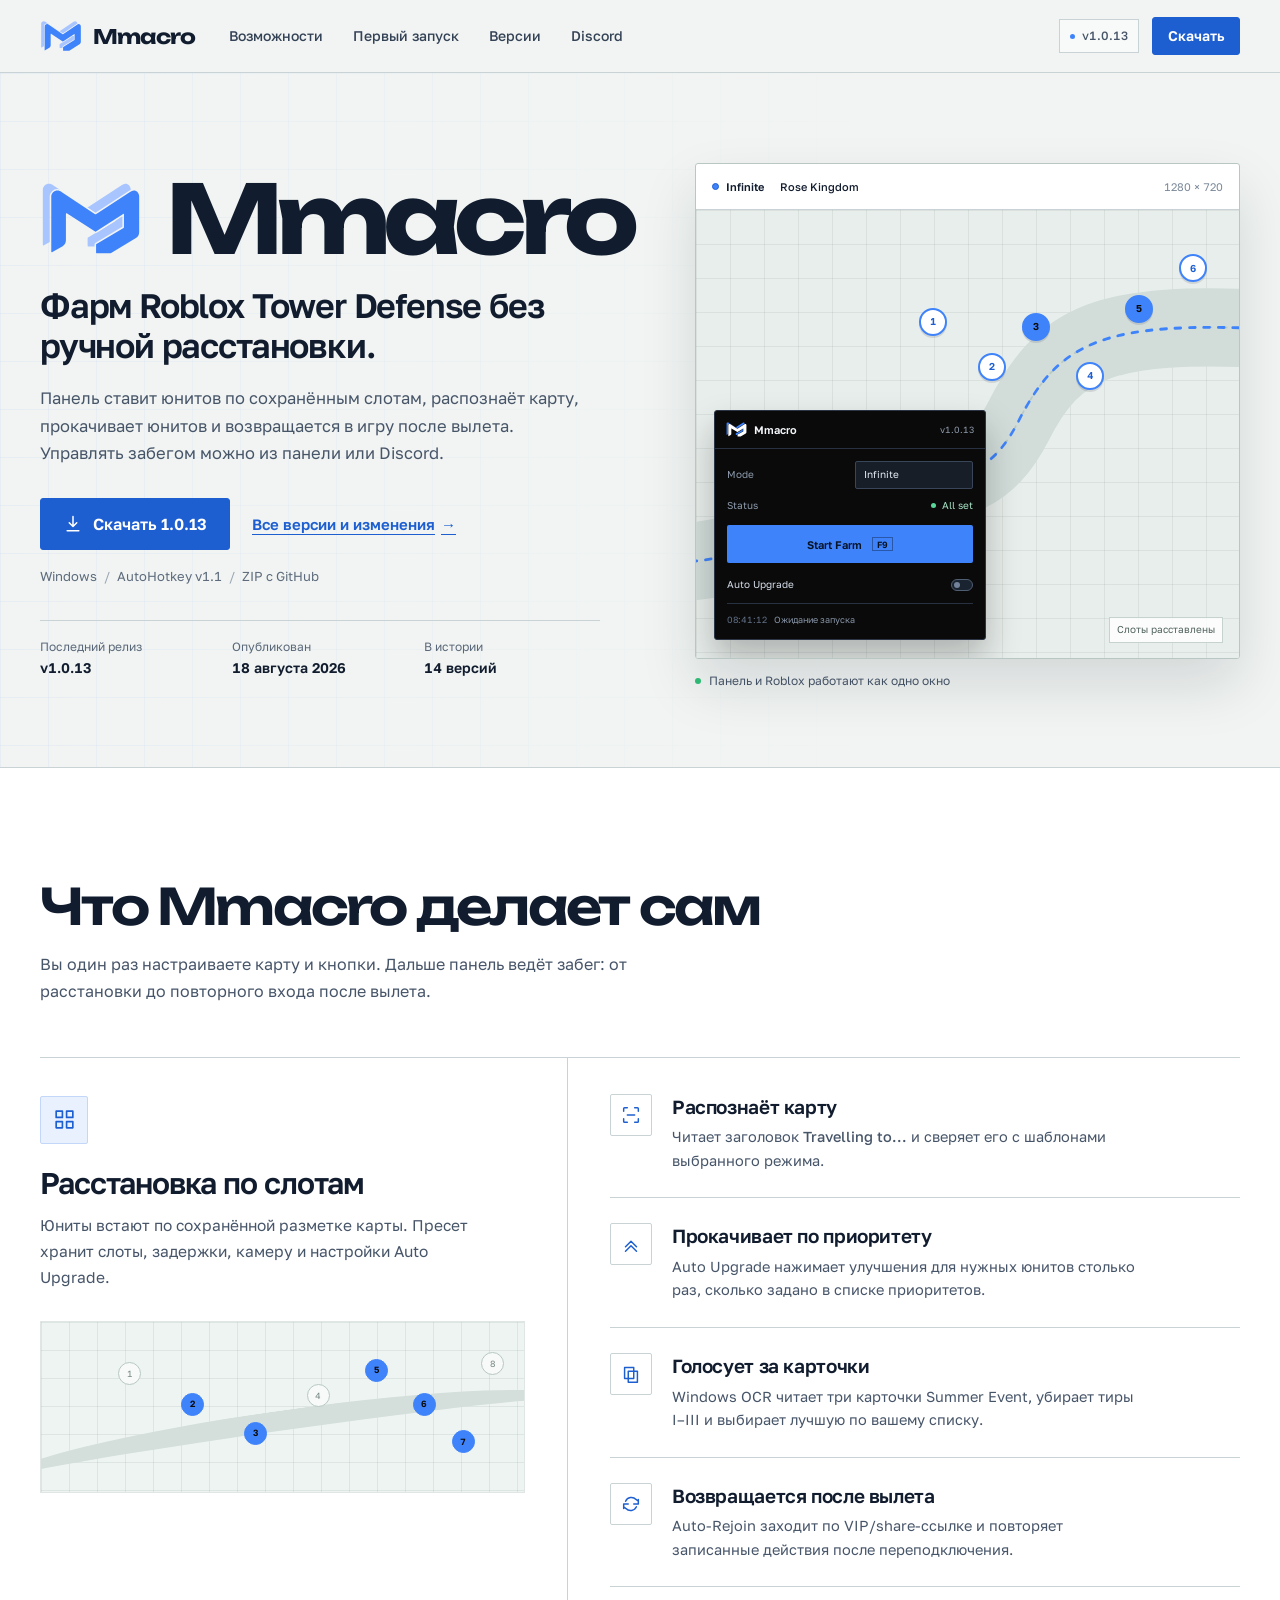
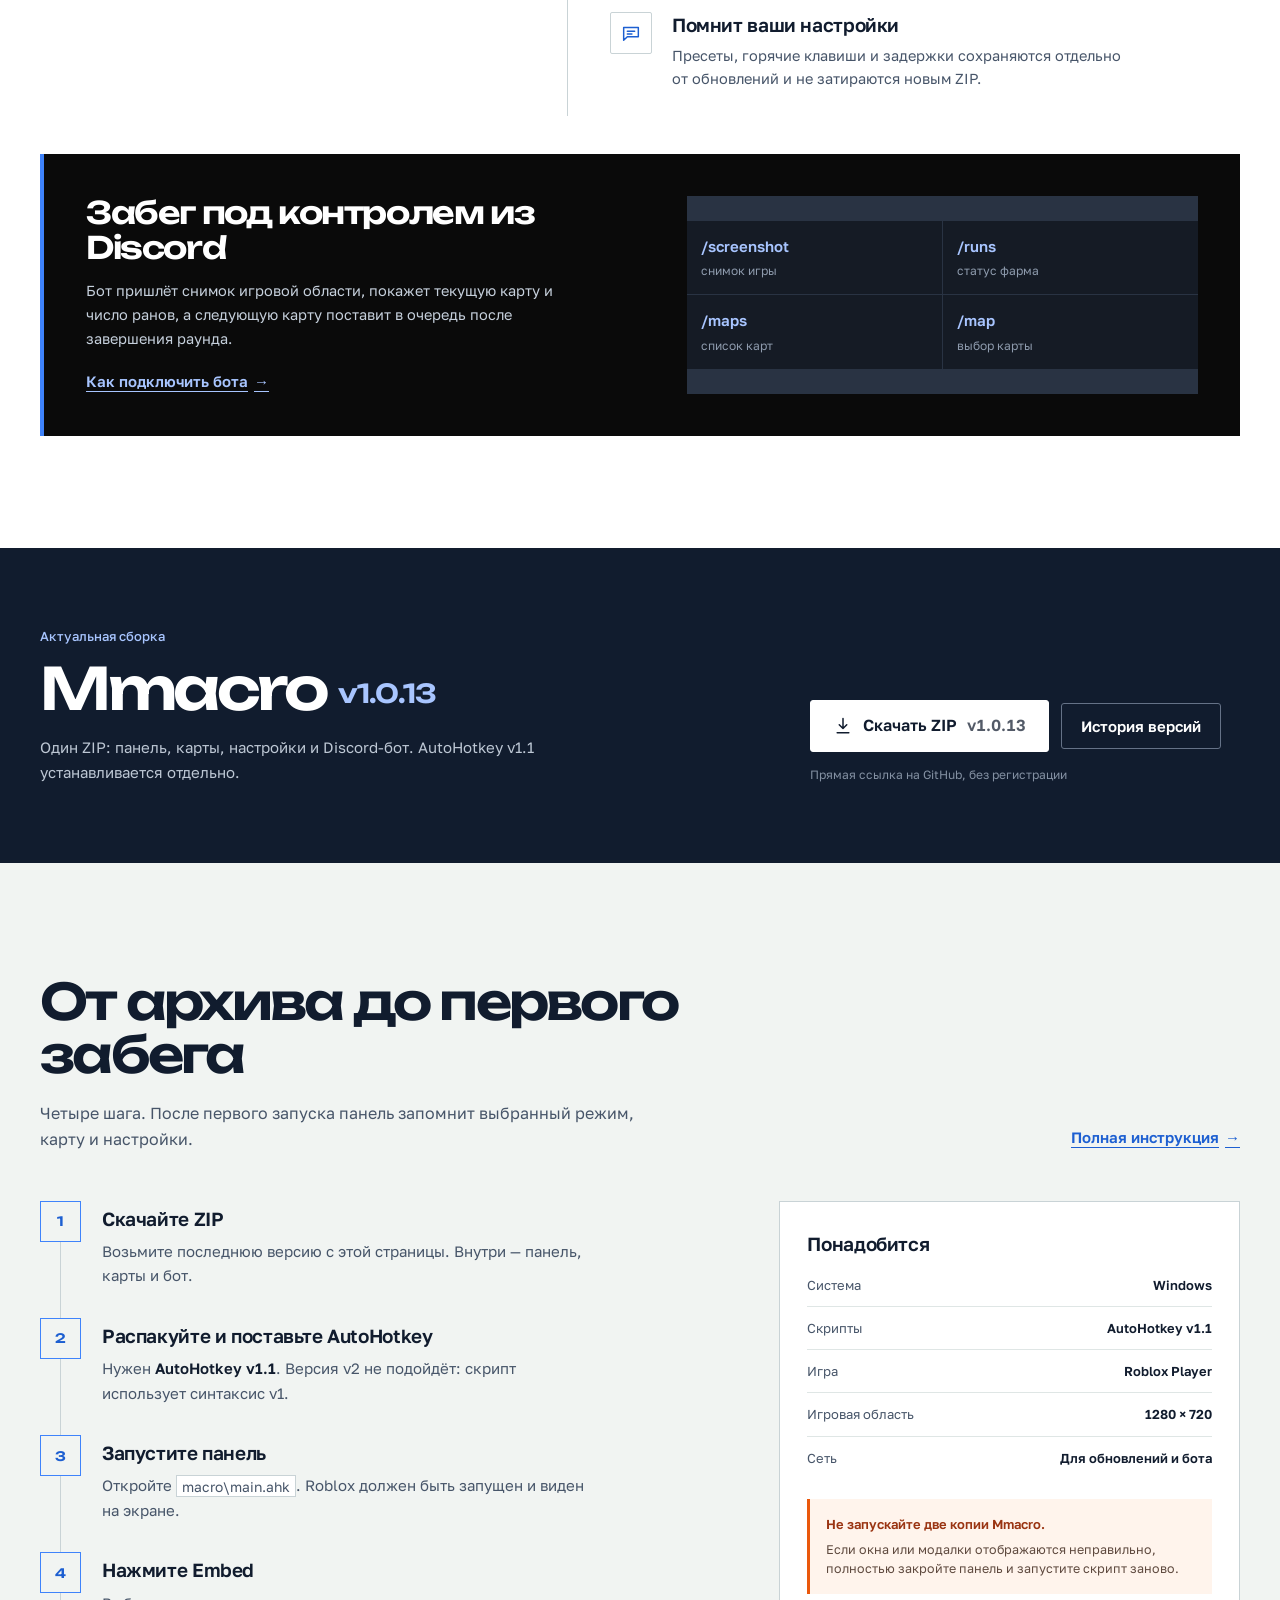
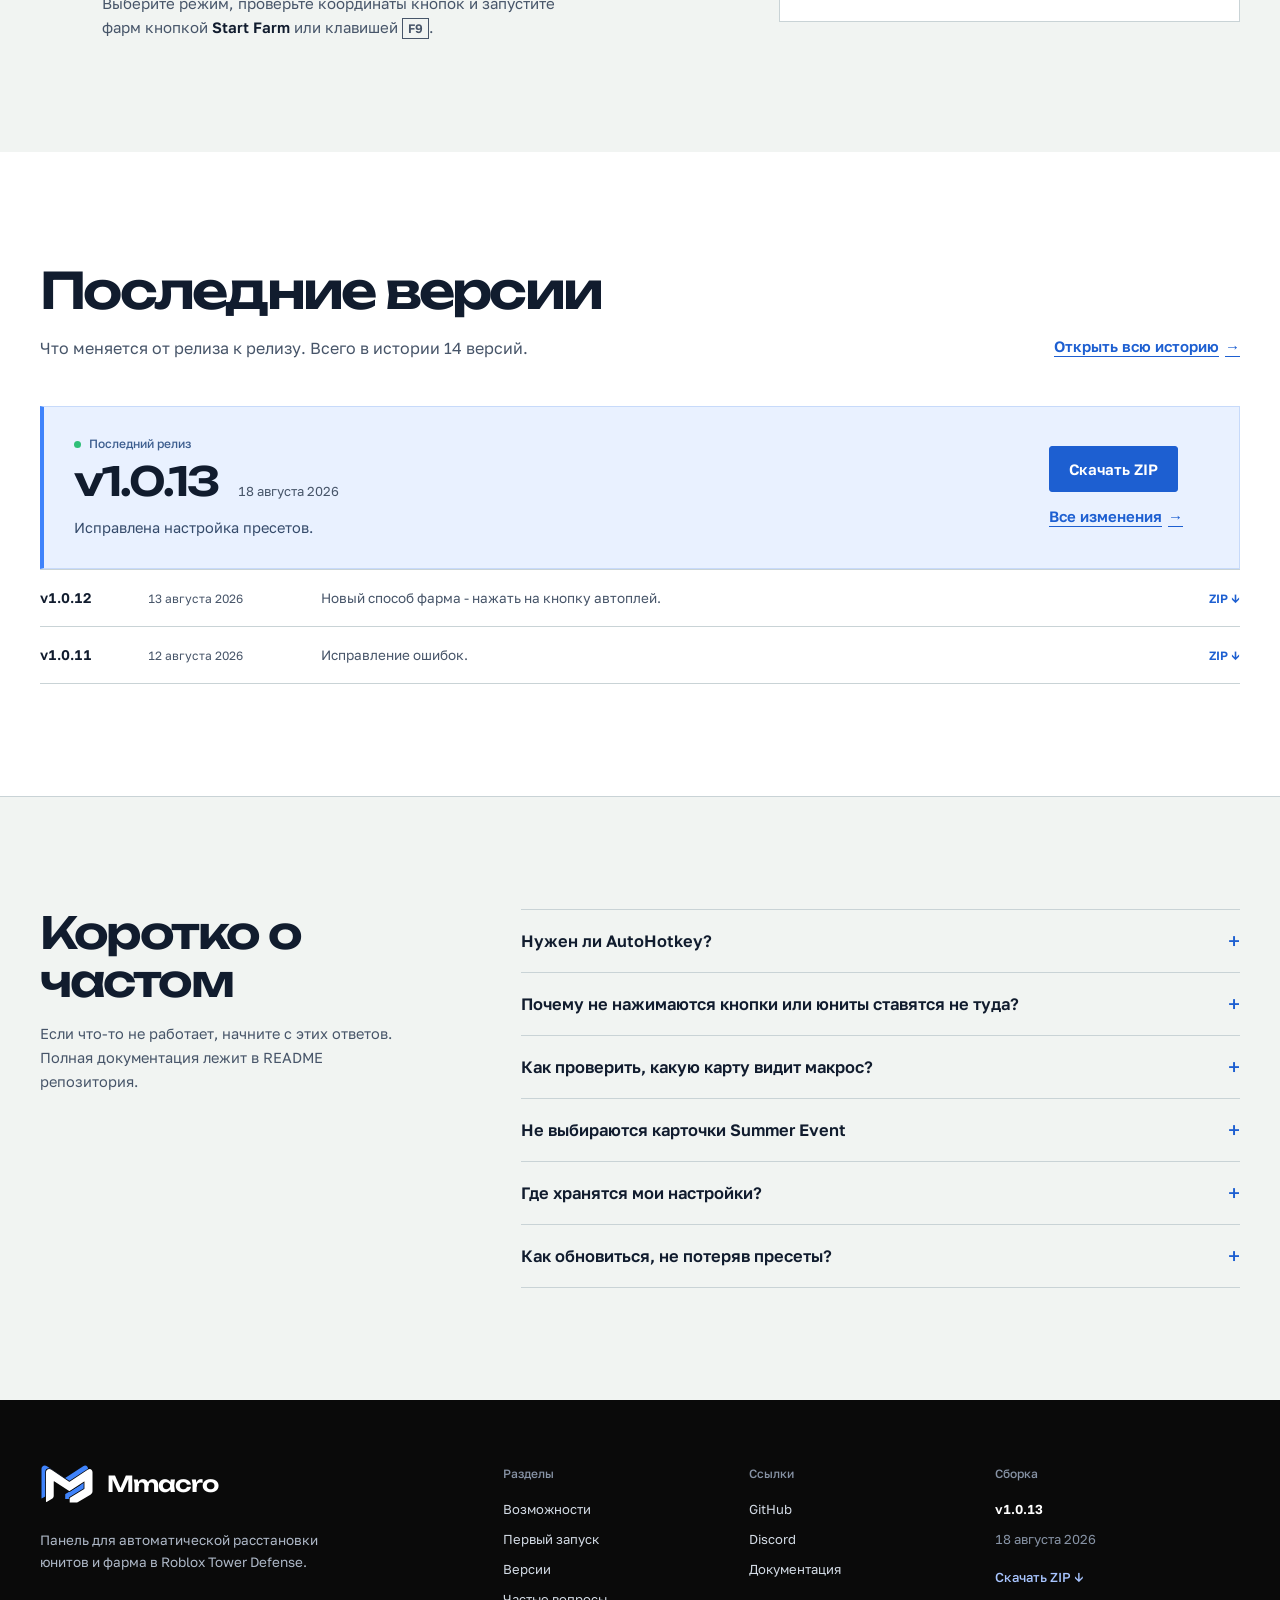
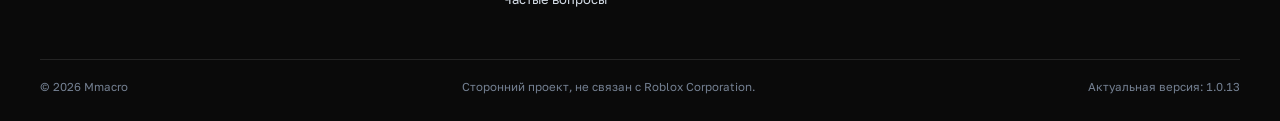
<file: site/index.html>
<!doctype html>
<html lang="ru">
<head>
  <meta charset="utf-8">
  <meta name="viewport" content="width=device-width, initial-scale=1">
  <title>Mmacro — макрос для Roblox Tower Defense</title>
  <meta name="description" content="Mmacro расставляет юнитов по слотам, распознаёт карту, прокачивает юнитов и возвращается в игру после вылета. Скачайте последнюю версию для Windows.">
  <meta name="theme-color" content="#F1F4F2">
  <meta property="og:type" content="website">
  <meta property="og:locale" content="ru_RU">
  <meta property="og:title" content="Mmacro — фарм Roblox Tower Defense без ручной расстановки">
  <meta property="og:description" content="Панель, пресеты, Auto-Rejoin и Discord-бот для Roblox Tower Defense. Прямое скачивание ZIP и история версий.">
  <meta property="og:image" content="assets/og.png">
  <link rel="icon" href="assets/favicon.svg" type="image/svg+xml">
  <link rel="preload" href="assets/fonts/unbounded-cyrillic.woff2" as="font" type="font/woff2">
  <link rel="preload" href="assets/fonts/golos-text-cyrillic.woff2" as="font" type="font/woff2">
  <link rel="stylesheet" href="styles.css">
  <script>document.documentElement.classList.add('js');</script>
</head>
<body>
  <a class="skip-link" href="#main">Перейти к содержанию</a>

  <header class="site-header">
    <div class="shell header-inner">
      <a class="brand" href="index.html" aria-label="Mmacro — на главную">
        <img class="brand-mark" src="assets/logo-mark.svg" width="44" height="33" alt="">
        <span class="brand-word">Mmacro</span>
      </a>

      <button class="nav-toggle" type="button" aria-expanded="false" aria-controls="site-nav">
        <span class="sr-only">Открыть меню</span>
        <span class="nav-toggle-bars" aria-hidden="true"><span></span><span></span></span>
      </button>

      <nav class="site-nav" id="site-nav" aria-label="Основная навигация">
        <a href="#features">Возможности</a>
        <a href="#start">Первый запуск</a>
        <a href="versions.html">Версии</a>
        <a href="https://discord.gg/pYsA8PTEDQ" target="_blank" rel="noopener noreferrer">Discord</a>
        <p class="mobile-nav-note">Mmacro для Windows <span>v<span data-current-version>1.0.13</span></span></p>
      </nav>

      <div class="header-actions">
        <a class="version-chip" href="versions.html" aria-label="Текущая версия и история релизов">
          <span class="version-chip-dot" aria-hidden="true"></span>
          <span>v<span data-current-version>1.0.13</span></span>
        </a>
        <a class="button button-primary button-header" href="https://github.com/mozrg/Mmacro/archive/refs/tags/1.0.13.zip" data-download>
          Скачать
        </a>
      </div>
    </div>
  </header>

  <main id="main">
    <section class="hero" aria-labelledby="hero-title">
      <div class="shell hero-layout">
        <div class="hero-copy">
          <div class="hero-lockup">
            <img class="hero-logo" src="assets/logo-mark.svg" width="104" height="77" alt="">
            <h1 id="hero-title">Mmacro</h1>
          </div>

          <p class="hero-title-sub">Фарм Roblox Tower Defense без ручной расстановки.</p>
          <p class="hero-lede">Панель ставит юнитов по сохранённым слотам, распознаёт карту, прокачивает юнитов и возвращается в игру после вылета. Управлять забегом можно из панели или Discord.</p>

          <div class="hero-actions">
            <a class="button button-primary button-large" href="https://github.com/mozrg/Mmacro/archive/refs/tags/1.0.13.zip" data-download>
              <svg class="icon" viewBox="0 0 24 24" width="20" height="20" aria-hidden="true"><path d="M12 3v12m0 0 4.5-4.5M12 15l-4.5-4.5M5 20h14"/></svg>
              <span>Скачать <span data-current-version>1.0.13</span></span>
            </a>
            <a class="text-link" href="versions.html">Все версии и изменения <span aria-hidden="true">→</span></a>
          </div>

          <p class="hero-meta">Windows <span aria-hidden="true">/</span> AutoHotkey v1.1 <span aria-hidden="true">/</span> ZIP с GitHub</p>

          <dl class="release-strip" aria-label="Сведения о последнем релизе">
            <div>
              <dt>Последний релиз</dt>
              <dd>v<span data-current-version>1.0.13</span></dd>
            </div>
            <div>
              <dt>Опубликован</dt>
              <dd><time data-release-date datetime="2026-08-18">18 августа 2026</time></dd>
            </div>
            <div>
              <dt>В истории</dt>
              <dd><span data-release-count>14</span> <span data-release-count-word>версий</span></dd>
            </div>
          </dl>
        </div>

        <div class="hero-visual">
          <div class="map-shell" aria-hidden="true">
            <div class="map-toolbar">
              <span class="map-mode"><span class="map-mode-dot"></span>Infinite</span>
              <span class="map-name">Rose Kingdom</span>
              <span class="map-size">1280 × 720</span>
            </div>
            <div class="map-canvas">
              <svg class="map-route" viewBox="0 0 640 470" preserveAspectRatio="none" aria-hidden="true">
                <path class="map-road" d="M-40 370 C 85 370 128 322 198 298 S 332 306 380 222 S 480 116 680 125"/>
                <path class="map-road-line" d="M-40 370 C 85 370 128 322 198 298 S 332 306 380 222 S 480 116 680 125"/>
                <path class="map-path" d="M-40 370 C 85 370 128 322 198 298 S 332 306 380 222 S 480 116 680 125"/>
              </svg>

              <span class="slot slot-a"><span>1</span></span>
              <span class="slot slot-b"><span>2</span></span>
              <span class="slot slot-c is-active"><span>3</span></span>
              <span class="slot slot-d"><span>4</span></span>
              <span class="slot slot-e is-active"><span>5</span></span>
              <span class="slot slot-f"><span>6</span></span>

              <span class="map-caption">Слоты расставлены</span>

              <div class="panel-mock">
                <div class="panel-head">
                  <span class="panel-brand">
                    <img src="assets/logo-mark-dark.svg" width="22" height="16" alt="">
                    <span>Mmacro</span>
                  </span>
                  <span class="panel-ver">v<span data-current-version>1.0.13</span></span>
                </div>
                <div class="panel-body">
                  <div class="panel-row">
                    <span>Mode</span>
                    <span class="panel-select">Infinite</span>
                  </div>
                  <div class="panel-row">
                    <span>Status</span>
                    <span class="panel-status"><span class="status-dot"></span>All set</span>
                  </div>
                  <div class="panel-start">Start Farm <kbd>F9</kbd></div>
                  <div class="panel-toggle-row">
                    <span>Auto Upgrade</span>
                    <span class="panel-check"></span>
                  </div>
                  <div class="panel-log"><span>08:41:12</span> Ожидание запуска</div>
                </div>
              </div>
            </div>
          </div>
          <p class="visual-caption"><span class="status-dot" aria-hidden="true"></span>Панель и Roblox работают как одно окно</p>
        </div>
      </div>
    </section>

    <section class="section features-section" id="features" aria-labelledby="features-title">
      <div class="shell">
        <header class="section-heading">
          <h2 id="features-title">Что Mmacro делает сам</h2>
          <p>Вы один раз настраиваете карту и кнопки. Дальше панель ведёт забег: от расстановки до повторного входа после вылета.</p>
        </header>

        <div class="feature-board">
          <article class="feature-lead">
            <span class="feature-icon feature-icon-large" aria-hidden="true">
              <svg viewBox="0 0 24 24" width="25" height="25"><path d="M4 4h6v6H4zM14 4h6v6h-6zM4 14h6v6H4zM14 14h6v6h-6z"/></svg>
            </span>
            <h3>Расстановка по слотам</h3>
            <p>Юниты встают по сохранённой разметке карты. Пресет хранит слоты, задержки, камеру и настройки Auto Upgrade.</p>

            <div class="slot-plot" aria-hidden="true">
              <span class="plot-road"></span>
              <span class="plot-slot p1">1</span>
              <span class="plot-slot p2 is-filled">2</span>
              <span class="plot-slot p3 is-filled">3</span>
              <span class="plot-slot p4">4</span>
              <span class="plot-slot p5 is-filled">5</span>
              <span class="plot-slot p6 is-filled">6</span>
              <span class="plot-slot p7 is-filled">7</span>
              <span class="plot-slot p8">8</span>
            </div>
          </article>

          <div class="feature-list">
            <article class="feature-item">
              <span class="feature-icon" aria-hidden="true">
                <svg viewBox="0 0 24 24" width="22" height="22"><path d="M4 8V5a1 1 0 0 1 1-1h3M16 4h3a1 1 0 0 1 1 1v3M20 16v3a1 1 0 0 1-1 1h-3M8 20H5a1 1 0 0 1-1-1v-3M8 12h8"/></svg>
              </span>
              <div>
                <h3>Распознаёт карту</h3>
                <p>Читает заголовок <span class="inline-note">Travelling to...</span> и сверяет его с шаблонами выбранного режима.</p>
              </div>
            </article>

            <article class="feature-item">
              <span class="feature-icon" aria-hidden="true">
                <svg viewBox="0 0 24 24" width="22" height="22"><path d="m6 15 6-6 6 6M6 20l6-6 6 6"/></svg>
              </span>
              <div>
                <h3>Прокачивает по приоритету</h3>
                <p>Auto Upgrade нажимает улучшения для нужных юнитов столько раз, сколько задано в списке приоритетов.</p>
              </div>
            </article>

            <article class="feature-item">
              <span class="feature-icon" aria-hidden="true">
                <svg viewBox="0 0 24 24" width="22" height="22"><path d="M5 5h10v12H5zM9 9h10v12H9z"/></svg>
              </span>
              <div>
                <h3>Голосует за карточки</h3>
                <p>Windows OCR читает три карточки Summer Event, убирает тиры I–III и выбирает лучшую по вашему списку.</p>
              </div>
            </article>

            <article class="feature-item">
              <span class="feature-icon" aria-hidden="true">
                <svg viewBox="0 0 24 24" width="22" height="22"><path d="M20 7v5h-5M4 17v-5h5M6.1 9a7 7 0 0 1 11.4-2L20 9M4 15l2.5 2a7 7 0 0 0 11.4-2"/></svg>
              </span>
              <div>
                <h3>Возвращается после вылета</h3>
                <p>Auto-Rejoin заходит по VIP/share-ссылке и повторяет записанные действия после переподключения.</p>
              </div>
            </article>

            <article class="feature-item">
              <span class="feature-icon" aria-hidden="true">
                <svg viewBox="0 0 24 24" width="22" height="22"><path d="M4 6h16v10H8l-4 4zM8 10h8M8 13h5"/></svg>
              </span>
              <div>
                <h3>Помнит ваши настройки</h3>
                <p>Пресеты, горячие клавиши и задержки сохраняются отдельно от обновлений и не затираются новым ZIP.</p>
              </div>
            </article>
          </div>
        </div>

        <aside class="bot-band" aria-labelledby="bot-title">
          <div class="bot-copy">
            <h3 id="bot-title">Забег под контролем из Discord</h3>
            <p>Бот пришлёт снимок игровой области, покажет текущую карту и число ранов, а следующую карту поставит в очередь после завершения раунда.</p>
            <a class="text-link text-link-light" href="https://github.com/mozrg/Mmacro" target="_blank" rel="noopener noreferrer">Как подключить бота <span aria-hidden="true">→</span></a>
          </div>
          <ul class="bot-commands" aria-label="Команды Discord-бота">
            <li><code>/screenshot</code><span>снимок игры</span></li>
            <li><code>/runs</code><span>статус фарма</span></li>
            <li><code>/maps</code><span>список карт</span></li>
            <li><code>/map</code><span>выбор карты</span></li>
          </ul>
        </aside>
      </div>
    </section>

    <section class="download-band" id="download" aria-labelledby="download-title">
      <div class="shell download-band-inner">
        <div>
          <p class="download-kicker">Актуальная сборка</p>
          <h2 id="download-title">Mmacro <span class="download-version">v<span data-current-version>1.0.13</span></span></h2>
          <p class="download-lede">Один ZIP: панель, карты, настройки и Discord-бот. AutoHotkey v1.1 устанавливается отдельно.</p>
        </div>
        <div class="download-actions">
          <a class="button button-light button-large" href="https://github.com/mozrg/Mmacro/archive/refs/tags/1.0.13.zip" data-download>
            <svg class="icon" viewBox="0 0 24 24" width="20" height="20" aria-hidden="true"><path d="M12 3v12m0 0 4.5-4.5M12 15l-4.5-4.5M5 20h14"/></svg>
            Скачать ZIP <span class="button-version">v<span data-current-version>1.0.13</span></span>
          </a>
          <a class="button button-ghost-light" href="versions.html">История версий</a>
          <p class="direct-note direct-note-light">Прямая ссылка на GitHub, без регистрации</p>
        </div>
      </div>
    </section>

    <section class="section start-section" id="start" aria-labelledby="start-title">
      <div class="shell">
        <header class="section-heading section-heading-split">
          <div>
            <h2 id="start-title">От архива до первого забега</h2>
            <p>Четыре шага. После первого запуска панель запомнит выбранный режим, карту и настройки.</p>
          </div>
          <a class="text-link" href="https://github.com/mozrg/Mmacro" target="_blank" rel="noopener noreferrer">Полная инструкция <span aria-hidden="true">→</span></a>
        </header>

        <div class="start-grid">
          <ol class="steps">
            <li>
              <span class="step-number" aria-hidden="true">1</span>
              <div>
                <h3>Скачайте ZIP</h3>
                <p>Возьмите последнюю версию с этой страницы. Внутри — панель, карты и бот.</p>
              </div>
            </li>
            <li>
              <span class="step-number" aria-hidden="true">2</span>
              <div>
                <h3>Распакуйте и поставьте AutoHotkey</h3>
                <p>Нужен <strong>AutoHotkey v1.1</strong>. Версия v2 не подойдёт: скрипт использует синтаксис v1.</p>
              </div>
            </li>
            <li>
              <span class="step-number" aria-hidden="true">3</span>
              <div>
                <h3>Запустите панель</h3>
                <p>Откройте <code>macro\main.ahk</code>. Roblox должен быть запущен и виден на экране.</p>
              </div>
            </li>
            <li>
              <span class="step-number" aria-hidden="true">4</span>
              <div>
                <h3>Нажмите Embed</h3>
                <p>Выберите режим, проверьте координаты кнопок и запустите фарм кнопкой <strong>Start Farm</strong> или клавишей <kbd>F9</kbd>.</p>
              </div>
            </li>
          </ol>

          <aside class="requirements-card" aria-labelledby="requirements-title">
            <h3 id="requirements-title">Понадобится</h3>
            <ul class="requirements-list">
              <li><span>Система</span><strong>Windows</strong></li>
              <li><span>Скрипты</span><strong>AutoHotkey v1.1</strong></li>
              <li><span>Игра</span><strong>Roblox Player</strong></li>
              <li><span>Игровая область</span><strong>1280 × 720</strong></li>
              <li><span>Сеть</span><strong>Для обновлений и бота</strong></li>
            </ul>
            <div class="requirement-note">
              <strong>Не запускайте две копии Mmacro.</strong>
              <p>Если окна или модалки отображаются неправильно, полностью закройте панель и запустите скрипт заново.</p>
            </div>
          </aside>
        </div>
      </div>
    </section>

    <section class="section releases-preview-section" id="releases" aria-labelledby="releases-title">
      <div class="shell">
        <header class="section-heading section-heading-split">
          <div>
            <h2 id="releases-title">Последние версии</h2>
            <p>Что меняется от релиза к релизу. Всего в истории <span data-release-count>14</span> <span data-release-count-word>версий</span>.</p>
          </div>
          <a class="text-link" href="versions.html">Открыть всю историю <span aria-hidden="true">→</span></a>
        </header>

        <div class="release-preview" data-home-releases>
          <div class="latest-release">
            <div class="latest-main">
              <p class="release-state"><span class="status-dot" aria-hidden="true"></span>Последний релиз</p>
              <div class="latest-heading">
                <h3>v<span data-current-version>1.0.13</span></h3>
                <time data-release-date datetime="2026-08-18">18 августа 2026</time>
              </div>
              <p class="latest-note">Исправлена настройка пресетов.</p>
            </div>
            <div class="latest-side">
              <a class="button button-primary" href="https://github.com/mozrg/Mmacro/archive/refs/tags/1.0.13.zip" data-download>Скачать ZIP</a>
              <a class="text-link" href="versions.html">Все изменения <span aria-hidden="true">→</span></a>
            </div>
          </div>
          <div class="release-preview-list" aria-label="Предыдущие релизы">
            <div class="release-preview-row">
              <span class="preview-version">v1.0.12</span>
              <time datetime="2026-08-13">13 августа 2026</time>
              <p>Новый способ фарма — кнопка автоплей.</p>
              <a href="https://github.com/mozrg/Mmacro/archive/refs/tags/1.0.12.zip" aria-label="Скачать версию 1.0.12">ZIP <span aria-hidden="true">↓</span></a>
            </div>
            <div class="release-preview-row">
              <span class="preview-version">v1.0.11</span>
              <time datetime="2026-08-12">12 августа 2026</time>
              <p>Исправление ошибок.</p>
              <a href="https://github.com/mozrg/Mmacro/archive/refs/tags/1.0.11.zip" aria-label="Скачать версию 1.0.11">ZIP <span aria-hidden="true">↓</span></a>
            </div>
          </div>
        </div>
      </div>
    </section>

    <section class="section faq-section" id="faq" aria-labelledby="faq-title">
      <div class="shell faq-layout">
        <header class="faq-heading">
          <h2 id="faq-title">Коротко о частом</h2>
          <p>Если что-то не работает, начните с этих ответов. Полная документация лежит в README репозитория.</p>
        </header>

        <div class="faq-list">
          <details class="faq-item">
            <summary>Нужен ли AutoHotkey?</summary>
            <div class="faq-answer">
              <p>Да. Установите AutoHotkey v1.1 и запустите <code>macro\main.ahk</code>. Версия v2 несовместима со скриптом.</p>
            </div>
          </details>
          <details class="faq-item">
            <summary>Почему не нажимаются кнопки или юниты ставятся не туда?</summary>
            <div class="faq-answer">
              <p>Проверьте разрешение и масштаб интерфейса Roblox. После изменения размера окна или расположения элементов заново откалибруйте кнопки в разделе <strong>Calibrate</strong>.</p>
            </div>
          </details>
          <details class="faq-item">
            <summary>Как проверить, какую карту видит макрос?</summary>
            <div class="faq-answer">
              <p>Выберите режим, откройте в игре экран <span class="inline-note">Travelling to...</span>, затем перейдите в <strong>Settings → Map detection</strong> и нажмите <strong>Detect map</strong>. В карточке появится название и процент совпадения.</p>
            </div>
          </details>
          <details class="faq-item">
            <summary>Не выбираются карточки Summer Event</summary>
            <div class="faq-answer">
              <p>Откройте <strong>Card voting → Configure</strong> и нажмите <strong>Detect cards</strong> на экране выбора. Если в результате стоит «?», проверьте установленный английский язык OCR в Windows.</p>
            </div>
          </details>
          <details class="faq-item">
            <summary>Где хранятся мои настройки?</summary>
            <div class="faq-answer">
              <p>Основное — в <code>macro\config.ini</code>, <code>macro\ahk\settings.ini</code>, <code>macro\ahk\presets.ini</code> и папке <code>macro\maps\</code>. Перед переносом на другой компьютер сохраните эти файлы отдельно.</p>
            </div>
          </details>
          <details class="faq-item">
            <summary>Как обновиться, не потеряв пресеты?</summary>
            <div class="faq-answer">
              <p>Скачайте новый ZIP и замените файлы программы, не удаляя пользовательские настройки и папку с картами. История изменений и старые версии доступны на <a href="versions.html">странице версий</a>.</p>
            </div>
          </details>
        </div>
      </div>
    </section>
  </main>

  <footer class="site-footer">
    <div class="shell footer-main">
      <div class="footer-brand">
        <a class="footer-logo" href="index.html" aria-label="Mmacro — на главную">
          <img src="assets/logo-mark-dark.svg" width="58" height="43" alt="">
          <span>Mmacro</span>
        </a>
        <p>Панель для автоматической расстановки юнитов и фарма в Roblox Tower Defense.</p>
      </div>

      <div class="footer-column">
        <h2>Разделы</h2>
        <a href="#features">Возможности</a>
        <a href="#start">Первый запуск</a>
        <a href="versions.html">Версии</a>
        <a href="#faq">Частые вопросы</a>
      </div>

      <div class="footer-column">
        <h2>Ссылки</h2>
        <a href="https://github.com/mozrg/Mmacro" target="_blank" rel="noopener noreferrer">GitHub</a>
        <a href="https://discord.gg/pYsA8PTEDQ" target="_blank" rel="noopener noreferrer">Discord</a>
        <a href="https://github.com/mozrg/Mmacro#readme" target="_blank" rel="noopener noreferrer">Документация</a>
      </div>

      <div class="footer-column footer-version">
        <h2>Сборка</h2>
        <strong>v<span data-current-version>1.0.13</span></strong>
        <time data-release-date datetime="2026-08-18">18 августа 2026</time>
        <a class="footer-download" href="https://github.com/mozrg/Mmacro/archive/refs/tags/1.0.13.zip" data-download>Скачать ZIP <span aria-hidden="true">↓</span></a>
      </div>
    </div>

    <div class="shell footer-bottom">
      <p>© <span data-year>2026</span> Mmacro</p>
      <p>Сторонний проект, не связан с Roblox Corporation.</p>
      <p>Актуальная версия: <span data-current-version>1.0.13</span></p>
    </div>
  </footer>

  <script src="data/releases.js" defer></script>
  <script src="app.js" defer></script>
</body>
</html>
</file>
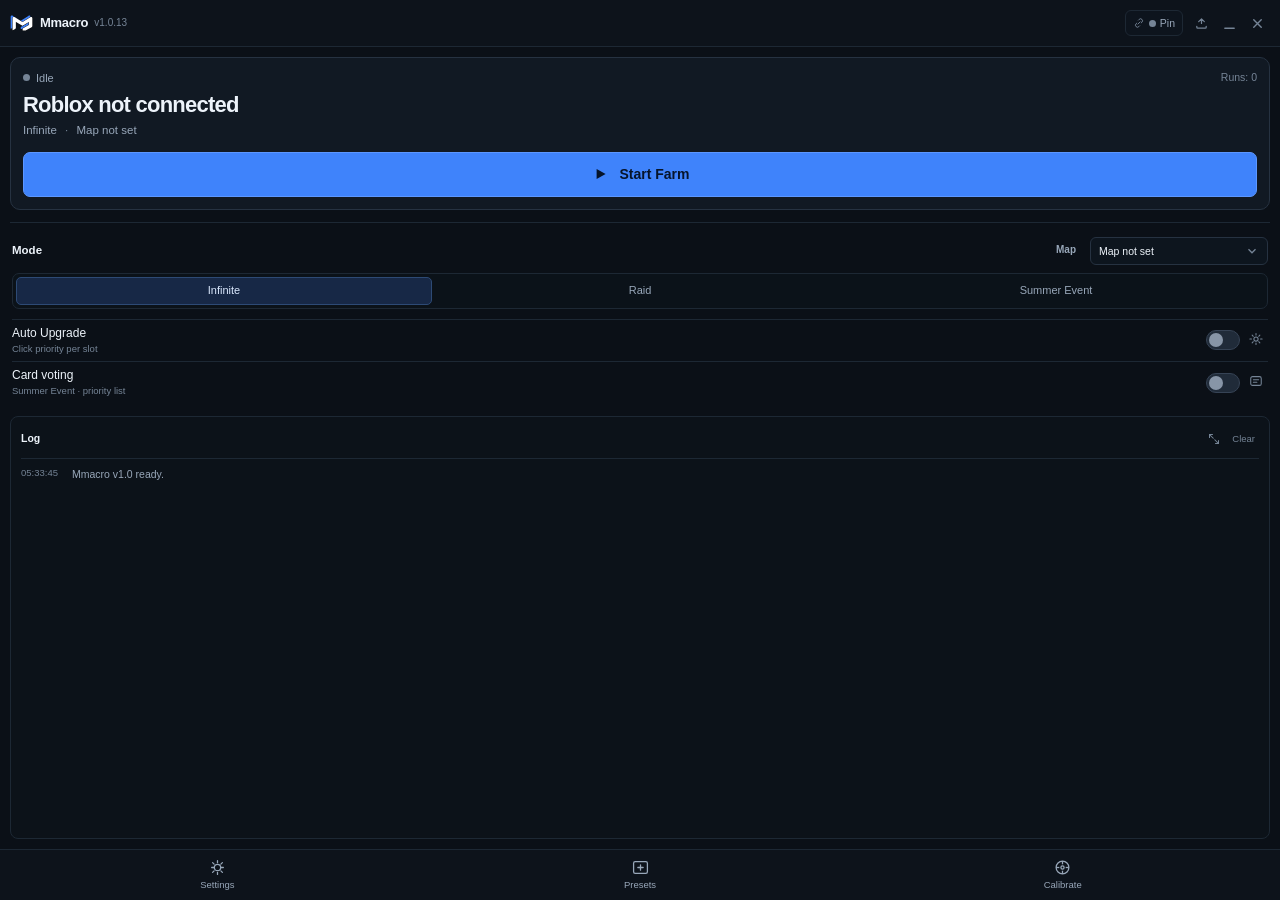
<file: UI/index.html>
<!DOCTYPE html>
<html lang="en">
<head>
    <meta charset="UTF-8">
    <meta http-equiv="X-UA-Compatible" content="IE=edge">
    <title>Mmacro</title>
<style>
/* ============================================================
   TD Macro — Full Layout + Modals (IE11 Compatible)
   ============================================================ */
* { box-sizing: border-box; margin: 0; padding: 0; }

html, body {
    height: 100%;
    background: #121212;
    color: #e4e4e4;
    font-family: 'Segoe UI', system-ui, -apple-system, sans-serif;
    font-size: 13px;
    line-height: 1.5;
    overflow: hidden;
}

/* ============================================================
   Scrollbars (Trident/IE11 — все скроллящиеся элементы в дизайне)
   Движок рендерит ActiveX Shell.Explorer — это Trident, поэтому
   работаю ТОЛЬКО IE-свойства; ::-webkit-scrollbar тут бесполезны.
   ============================================================ */
html, body {
    scrollbar-face-color: #333;
    scrollbar-track-color: #1a1a1a;
    scrollbar-arrow-color: #666;
    scrollbar-shadow-color: #121212;
    scrollbar-darkshadow-color: #121212;
    scrollbar-3dlight-color: #252525;
    scrollbar-highlight-color: #252525;
    scrollbar-base-color: #333;
}

/* ============================================================
   FULL LAYOUT: sidebar only (game area = separate Roblox window)
   ============================================================ */
.layout {
    display: -ms-flexbox; display: flex;
    height: 100%;
    width: 100%;
    overflow: hidden;
}

/* Game area placeholder больше не нужен: Roblox — отдельное окно,
   к которому сайдбар "прилипает" сбоку (dock). Главное окно AHK
   содержит ТОЛЬКО сайдбар. */

/* ---- Sidebar fills the whole AHK window ---- */
/* Панель — жёсткий столбец: шапка и лог всегда на месте, прокрутки нет.
   Если окно слишком низкое, прокручивается только средний блок с настройками. */
.sidebar {
    -ms-flex: 1;
    flex: 1;
    width: 100%;
    background: #121212;
    display: -ms-flexbox;
    display: flex;
    -ms-flex-direction: column;
    flex-direction: column;
    overflow: hidden;
    padding: 10px 10px 6px;
    height: 100%;
}
.sidebar-body {
    -ms-flex: 0 1 auto; flex: 0 1 auto;
    min-height: 0;
    overflow-y: auto; overflow-x: hidden;
    -ms-overflow-style: scrollbar;
    display: -ms-flexbox; display: flex;
    -ms-flex-direction: column; flex-direction: column;
}
.log-status {
    display: -ms-flexbox; display: flex;
    -ms-flex-align: center; align-items: center;
    font-size: 11px; color: #999;
    min-width: 0; overflow: hidden; white-space: nowrap;
}

.ctrl { -ms-flex-negative: 0; flex-shrink: 0; }
.ctrl > * + * { margin-top: 5px; }

.sidebar-header {
    display: -ms-flexbox; display: flex;
    -ms-flex-align: center; align-items: center;
    -ms-flex-pack: justify; justify-content: space-between;
    -ms-flex-negative: 0; flex-shrink: 0;
    cursor: move;
    -ms-touch-action: none; touch-action: none;
    -webkit-user-select: none; -ms-user-select: none; user-select: none;
}
.sidebar-header.is-dragging { cursor: move; }
.logo { display: -ms-flexbox; display: flex; -ms-flex-align: center; align-items: center; }
.logo-mark {
    width: 28px; height: 28px; border-radius: 6px;
    display: -ms-flexbox; display: flex;
    -ms-flex-align: center; align-items: center;
    -ms-flex-pack: center; justify-content: center;
    margin-right: 7px; background: transparent;
    overflow: hidden;
}
.logo-mark img { width: 31px; height: 31px; display: block; object-fit: contain; }
.logo h1 { font-size: 15px; font-weight: 600; letter-spacing: 1.5px; margin: 0; }

/* Header buttons (minimize / close) */
.header-actions {
    display: -ms-flexbox; display: flex;
    -ms-flex-align: center; align-items: center;
}
.hdr-btn {
    width: 26px; height: 22px; border-radius: 3px; border: none;
    background: transparent; color: #555; cursor: pointer;
    display: -ms-flexbox; display: flex;
    -ms-flex-align: center; align-items: center;
    -ms-flex-pack: center; justify-content: center;
    margin-left: 2px;
}
.hdr-btn:hover { background: #222; color: #ccc; }
.hdr-cls:hover { background: #e81123; color: #fff; }
.hdr-btn svg { width: 13px; height: 13px; }

/* Version label in header */
.hdr-version {
    font-size: 9px; color: #444; font-weight: 500;
    margin-left: 8px; padding: 1px 6px;
    background: #1a1a1a; border: 1px solid #252525;
    border-radius: 4px; letter-spacing: 0.5px;
    -ms-flex-negative: 0; flex-shrink: 0;
}
.hdr-version.update-available { color: #f59e0b; border-color: #f59e0b; background: #1a1408; }
.hdr-version.updating { color: #3b82f6; border-color: #3b82f6; }
.hdr-update {
    margin-left: 4px; width: 22px; height: 20px;
}
.hdr-update:hover { background: #1a3a1a; color: #4ade80; }
.hdr-update.spinning svg { animation: spin 0.8s linear infinite; }
@keyframes spin { from { transform: rotate(0deg); } to { transform: rotate(360deg); } }

.sep {
    border: none; height: 1px; background: #252525;
    margin: 4px 0; -ms-flex-negative: 0; flex-shrink: 0;
}

/* Labels & Badges */
.label {
    color: #999; font-size: 11px;
    text-transform: uppercase; letter-spacing: 1px; font-weight: 600;
}
.badge {
    font-size: 10px; padding: 2px 10px; border-radius: 99px;
    font-family: 'Consolas', monospace; background: #1a1a1a; color: #666;
}
.badge.connected { background: rgba(34,197,94,0.1); color: #22c55e; }
.badge.active    { background: rgba(59,130,246,0.1); color: #3b82f6; }

/* ---- Buttons ---- */
.btn {
    display: -ms-inline-flexbox; display: inline-flex;
    -ms-flex-align: center; align-items: center;
    -ms-flex-pack: center; justify-content: center;
    border: none; cursor: pointer;
    font-family: 'Segoe UI', system-ui, -apple-system, sans-serif;
    font-size: 12px; font-weight: 500;
    border-radius: 8px; padding: 8px 14px;
    background: #1a1a1a; color: #999; white-space: nowrap;
}
.btn:hover { background: #222; color: #e4e4e4; }
.btn:disabled { opacity: 0.55; cursor: wait; }
.btn svg { width: 14px; height: 14px; -ms-flex-negative: 0; flex-shrink: 0; margin-right: 6px; }
.btn-primary      { background: #3b82f6; color: #fff; width: 100%; }
.btn-primary:hover { background: #2563eb; color: #fff; }
.btn-start        { background: #22c55e; color: #000; width: 100%; font-weight: 600; font-size: 13px; padding: 10px 14px; }
.btn-start:hover  { filter: brightness(1.1); }
.btn-start.running { background: #ef4444; color: #fff; }
.btn-ghost        { background: transparent; color: #666; padding: 6px 10px; }
.btn-secondary    { background: #1e1e1e; color: #e4e4e4; border: 1px solid #333; }
.btn-secondary:hover { background: #262626; border-color: #3d3d3d; }
.btn-ghost:hover  { background: #1a1a1a; color: #e4e4e4; }
.btn-danger:hover { background: rgba(239,68,68,0.12); color: #ef4444; }
.btn-sm { padding: 5px 8px; font-size: 11px; }
.btn-xs { padding: 3px 8px; font-size: 10px; }

/* ---- Select ---- */
.select-wrap { position: relative; }
.select {
    width: 100%; -webkit-appearance: none; appearance: none;
    background: #1e1e1e; color: #e4e4e4;
    border: 1px solid #252525; border-radius: 8px;
    padding: 7px 30px 7px 10px;
    font-family: 'Segoe UI', system-ui, -apple-system, sans-serif; font-size: 12px; cursor: pointer;
}
.select:hover { border-color: #2e2e2e; }
.select:focus { outline: none; border-color: #3b82f6; }
.select-chevron {
    position: absolute; right: 8px; top: 50%;
    -ms-transform: translateY(-50%); transform: translateY(-50%);
    width: 14px; height: 14px; pointer-events: none; color: #666;
}
.custom-select-btn {
    width: 100%; text-align: left; background: #1e1e1e;
}
.custom-select-list {
    display: none;
    margin-top: 4px;
    border: 1px solid #252525; border-radius: 8px;
    background: #1a1a1a;
    max-height: 160px; overflow-y: auto;
    -ms-overflow-style: scrollbar;
}
.custom-select-list.open { display: block; }
.custom-select-item {
    padding: 6px 10px; font-size: 12px; color: #ccc; cursor: pointer;
    border-bottom: 1px solid #1a1a1a;
}
.custom-select-item:last-child { border-bottom: none; }
.custom-select-item:hover { background: #222; color: #e4e4e4; }
.custom-select-item.active { color: #3b82f6; }
.language-select { z-index: 210; }
.language-select .custom-select-list {
    position: absolute; left: 0; right: 0; top: 100%; z-index: 220;
    box-shadow: 0 12px 26px rgba(0,0,0,0.45);
}
.farm-mode-select { width: 150px; z-index: 50; }
.farm-mode-select .custom-select-list {
    position: absolute; left: 0; right: 0; top: 100%; z-index: 60;
    box-shadow: 0 12px 26px rgba(0,0,0,0.45);
}
.farm-mode-settings-select { width: 100%; z-index: 50; }
.farm-mode-settings-select .custom-select-list {
    position: absolute; left: 0; right: 0; top: 100%; z-index: 60;
    box-shadow: 0 12px 26px rgba(0,0,0,0.45);
}

/* ---- Button Row ---- */
.btn-row { display: -ms-flexbox; display: flex; }
.btn-row .btn { -ms-flex: 1; flex: 1; margin-right: 4px; }
.btn-row .btn:last-child { margin-right: 0; }

/* ---- Coord Grid ---- */
.coord-grid { display: -ms-flexbox; display: flex; -ms-flex-wrap: wrap; flex-wrap: wrap; }
.coord-item {
    background: #1a1a1a; border-radius: 6px; padding: 3px 7px;
    display: -ms-flexbox; display: flex;
    -ms-flex-pack: justify; justify-content: space-between;
    -ms-flex-align: center; align-items: center;
    width: 49%; margin-right: 2%; margin-bottom: 3px;
}
.coord-item:nth-child(even) { margin-right: 0; }
.coord-key   { font-size: 10px; color: #666; text-transform: uppercase; letter-spacing: 0.5px; }
.coord-val   { font-family: 'Consolas', monospace; font-size: 11px; color: #777; }
.coord-val.set { color: #3b82f6; }
.coord-digits { color: inherit; letter-spacing: -0.1px; }

/* ---- Checkbox ---- */
.check-label {
    display: -ms-inline-flexbox; display: inline-flex;
    -ms-flex-align: center; align-items: center; cursor: pointer;
    font-size: 12px; color: #999;
}
.check-label:hover { color: #e4e4e4; }
.check { display: none; }
.check-custom {
    width: 15px; height: 15px; border: 1.5px solid #2e2e2e;
    border-radius: 4px; -ms-flex-negative: 0; flex-shrink: 0;
    position: relative; margin-right: 8px;
}
.check:checked + .check-custom { background: #3b82f6; border-color: #3b82f6; }
.check:checked + .check-custom::after {
    content: ''; position: absolute; left: 4px; top: 0;
    width: 5px; height: 9px; border: solid #fff;
    border-width: 0 1.5px 1.5px 0;
    -ms-transform: rotate(45deg); transform: rotate(45deg);
}

/* ---- Status Bar ---- */
.status-bar {
    display: -ms-flexbox; display: flex;
    -ms-flex-align: center; align-items: center;
    padding: 4px 0; -ms-flex-negative: 0; flex-shrink: 0;
}
.status-dot {
    width: 7px; height: 7px; border-radius: 50%; background: #666;
    -ms-flex-negative: 0; flex-shrink: 0; margin-right: 8px;
}
.status-dot.running { background: #22c55e; }
.status-dot.error   { background: #ef4444; }
#statusText { font-size: 11px; color: #666; font-family: 'Consolas', monospace; }
.run-count { margin-left: auto; color: #666; font-size: 11px; font-family: 'Consolas', monospace; }

/* ---- Log ---- */
.log-section {
    /* Базис 0 и здесь: высота лога зависит только от свободного места,
       а не от количества строк в нём. */
    -ms-flex: 1 1 0%; flex: 1 1 0%;
    min-height: 104px;
    display: -ms-flexbox; display: flex;
    -ms-flex-direction: column; flex-direction: column;
    overflow: hidden;
    margin-top: 6px;
}
.log-header { -ms-flex-negative: 0; flex-shrink: 0; margin-bottom: 4px; }
.log-actions { -ms-flex-negative: 0; flex-shrink: 0; display: -ms-flexbox; display: flex; -ms-flex-align: center; align-items: center; }
.log-actions > * + * { margin-left: 4px; }
/* Row of the two map-detection buttons: IE11 ignores `gap`, so space them by hand. */
.map-detect-actions button { -ms-flex: 1; flex: 1; }
.map-detect-actions button + button { margin-left: 8px; }
.log-box {
    /* Базис 0: лог не раздувается под содержимое, а занимает ровно свободное
       место в панели и прокручивается внутри себя. */
    -ms-flex: 1 1 0%; flex: 1 1 0%;
    min-height: 0; max-height: 100%;
    background: #0f0f0f; border: 1px solid #252525;
    border-radius: 6px; padding: 6px 8px;
    overflow-y: auto; overflow-x: hidden;
    -ms-overflow-style: scrollbar; /* тонкий скроллбар (цвета — в блоке Scrollbar) */
    font-family: 'Consolas', monospace; font-size: 11px;
    line-height: 1.7; color: #b4b4b4; word-wrap: break-word;
}
/* Развёрнутый лог: панель лога занимает всё окно, чтобы читать историю. */
.log-section.log-expanded {
    position: fixed; left: 0; top: 0; right: 0; bottom: 0;
    z-index: 60; margin: 0; padding: 10px 12px 12px;
    background: #121212; border-top: 2px solid #2a2a2a;
}
.log-section.log-expanded .log-header { margin-bottom: 8px; }
.log-section.log-expanded .log-box {
    -ms-flex: 1; flex: 1;
    height: auto; min-height: 0; max-height: none;
    font-size: 12px;
}
.log-entry { display: -ms-flexbox; display: flex; }
.log-time  { color: #2e2e2e; -ms-flex-negative: 0; flex-shrink: 0; margin-right: 8px; }
.log-entry.warn    { color: #f59e0b; }
.log-entry.error   { color: #ef4444; }
.log-entry.success { color: #22c55e; }

/* ---- Bottom ---- */
.bottom-actions {
    display: -ms-flexbox; display: flex;
    -ms-flex-negative: 0; flex-shrink: 0;
}
.bottom-actions .btn { -ms-flex: 1; flex: 1; margin-right: 4px; }
.bottom-actions .btn:last-child { margin-right: 0; }

/* ============================================================
   MODALS (positioned right-side, visible area)
   ============================================================ */
.overlay {
    position: fixed; top: 0; left: 0; right: 0; bottom: 0;
    background: rgba(0,0,0,0.55); z-index: 90;
    display: none;
}
.overlay.show { display: block; }

/* ============================================================
   CUSTOM TOOLTIPS (заменяют нативный OS title-тултип)
   Использование: убрать/оставить title как fallback, добавить data-tip
   ============================================================ */
[data-tip] { position: relative; }
[data-tip]::after {
    content: attr(data-tip);
    position: absolute;
    bottom: calc(100% + 7px);
    left: 50%;
    transform: translateX(-50%) translateY(2px);
    background: #1a1a1a;
    color: #e4e4e4;
    border: 1px solid #2a2a2a;
    padding: 5px 9px;
    border-radius: 6px;
    font-size: 11px;
    font-weight: 500;
    white-space: nowrap;
    pointer-events: none;
    opacity: 0;
    transition: opacity .12s ease, transform .12s ease;
    z-index: 200;
    box-shadow: 0 4px 14px rgba(0,0,0,0.45);
}
[data-tip]::before {
    content: '';
    position: absolute;
    bottom: calc(100% + 3px);
    left: 50%;
    transform: translateX(-50%);
    border: 4px solid transparent;
    border-top-color: #2a2a2a;
    opacity: 0;
    transition: opacity .12s ease;
    pointer-events: none;
    z-index: 200;
}
[data-tip]:hover::after, [data-tip]:hover::before {
    opacity: 1;
    transform: translateX(-50%) translateY(0);
}
[data-tip][data-tip-pos="right"]::after {
    bottom: auto; top: 50%; left: calc(100% + 9px);
    transform: translateY(-50%) translateX(-2px);
}
[data-tip][data-tip-pos="right"]::before {
    bottom: auto; top: 50%; left: calc(100% + 3px);
    transform: translateY(-50%);
    border-top-color: transparent;
    border-right-color: #2a2a2a;
}
[data-tip][data-tip-pos="right"]:hover::after,
[data-tip][data-tip-pos="right"]:hover::before {
    transform: translateY(-50%) translateX(0);
}
[data-tip][data-tip-pos="down"]::after {
    bottom: auto; top: calc(100% + 7px);
    transform: translateX(-50%) translateY(-2px);
}
[data-tip][data-tip-pos="down"]::before {
    bottom: auto; top: calc(100% + 3px);
    border-top-color: transparent;
    border-bottom-color: #2a2a2a;
    transform: translateX(-50%) translateY(-2px);
}
[data-tip][data-tip-pos="down"]:hover::after,
[data-tip][data-tip-pos="down"]:hover::before {
    transform: translateX(-50%) translateY(0);
    opacity: 1;
}
[data-tip][data-tip-pos="down-right"]::after {
    bottom: auto; top: calc(100% + 7px);
    left: auto; right: 0;
    transform: translateY(-2px);
}
[data-tip][data-tip-pos="down-right"]::before {
    bottom: auto; top: calc(100% + 3px);
    left: auto; right: 10px;
    border-top-color: transparent;
    border-bottom-color: #2a2a2a;
    transform: translateY(-2px);
}
[data-tip][data-tip-pos="down-right"]:hover::after,
[data-tip][data-tip-pos="down-right"]:hover::before {
    transform: translateY(0);
    opacity: 1;
}

/* ============================================================
   UPDATE CONFIRM MODAL (заменяет нативный AHK MsgBox)
   ============================================================ */
.update-modal-icon {
    width: 40px; height: 40px; border-radius: 10px;
    background: rgba(232,17,35,0.12);
    color: #e81123;
    display: -ms-flexbox; display: flex;
    -ms-flex-align: center; align-items: center;
    -ms-flex-pack: center; justify-content: center;
    margin: 0 auto 12px;
}
.update-modal-icon svg { width: 20px; height: 20px; }
.update-modal-body { text-align: center; }
.update-modal-body .um-title { font-size: 13px; font-weight: 600; color: #e4e4e4; margin: 0 0 4px; }
.update-modal-body .um-sub { font-size: 12px; color: #777; margin: 0; }
.update-modal-body .um-versions {
    display: -ms-flexbox; display: flex;
    -ms-flex-pack: center; justify-content: center;
    -ms-flex-align: center; align-items: center;
    gap: 8px; margin: 14px 0 2px; font-size: 12px;
}
.um-versions .um-old { color: #666; text-decoration: line-through; }
.um-versions .um-new { color: #3fb950; font-weight: 600; }
.um-versions .um-arrow { color: #444; }

.modal {
    position: fixed; top: 0; left: 0; right: 0; bottom: 0;
    z-index: 100;
    display: none;
    -ms-flex-align: center; align-items: center;
    -ms-flex-pack: center; justify-content: center;
}
.modal.show {
    display: -ms-flexbox; display: flex;
}

.modal-panel {
    background: #121212; border: 1px solid #252525;
    border-radius: 12px;
    width: 420px; max-width: 90vw; max-height: 80vh;
    display: -ms-flexbox; display: flex;
    -ms-flex-direction: column; flex-direction: column;
    box-shadow: 0 24px 60px rgba(0,0,0,0.5);
    margin-left: 160px; /* shift right past the game area */
    position: relative;
}

.modal-head {
    display: -ms-flexbox; display: flex;
    -ms-flex-align: center; align-items: center;
    -ms-flex-pack: justify; justify-content: space-between;
    padding: 10px 12px; border-bottom: 1px solid #252525;
    -ms-flex-negative: 0; flex-shrink: 0;
    cursor: default;
    -webkit-user-select: none; -ms-user-select: none; user-select: none;
    background: #0f0f0f;
}
.modal-title { font-size: 13px; font-weight: 600; margin: 0; color: #e4e4e4; }
.modal-actions {
    display: -ms-flexbox; display: flex;
    -ms-flex-align: center; align-items: center;
}
.modal-btn {
    width: 28px; height: 24px; border-radius: 4px; border: none;
    background: transparent; color: #888; cursor: pointer;
    display: -ms-flexbox; display: flex;
    -ms-flex-align: center; align-items: center;
    -ms-flex-pack: center; justify-content: center;
    margin-left: 2px;
}
.modal-btn:hover { background: #222; color: #e4e4e4; }
.modal-cls:hover { background: #e81123; color: #fff; }
.modal-btn svg { width: 14px; height: 14px; }

.modal-body {
    padding: 14px 18px; overflow-y: auto;
    -ms-flex: 1; flex: 1;
    width: 100%; min-width: 0;
    -ms-overflow-style: scrollbar; /* тонкий скроллбар (цвета — в блоке Scrollbar) */
}
.modal-body > * + * { margin-top: 12px; }
.modal-desc { color: #666; font-size: 12px; margin: 0; }

.modal-foot {
    display: -ms-flexbox; display: flex;
    -ms-flex-align: center; align-items: center;
    -ms-flex-pack: justify; justify-content: space-between;
    padding: 12px 18px; border-top: 1px solid #252525;
    -ms-flex-negative: 0; flex-shrink: 0;
}
.modal-foot .btn { margin-left: 8px; width: auto; -ms-flex-negative: 0; flex-shrink: 0; }
.modal-foot .btn-danger { margin-left: 0; margin-right: auto; }

/* ---- Hotkey capture overlay ---- */
.hotkey-capture-overlay {
    display: none; position: fixed; left: 0; top: 0; right: 0; bottom: 0;
    z-index: 500; background: rgba(0,0,0,.72);
    -ms-flex-align: center; align-items: center;
    -ms-flex-pack: center; justify-content: center;
}
.hotkey-capture-overlay.open { display: -ms-flexbox; display: flex; }
.hotkey-capture-card {
    width: 340px; background: #121212; border: 1px solid #303030;
    border-radius: 8px; box-shadow: 0 18px 50px rgba(0,0,0,.65);
    overflow: hidden;
}
.hotkey-capture-head {
    height: 42px; padding: 0 12px 0 16px; display: -ms-flexbox; display: flex;
    -ms-flex-align: center; align-items: center; -ms-flex-pack: justify; justify-content: space-between;
    background: #0f0f0f; border-bottom: 1px solid #252525;
}
.hotkey-capture-title { color: #e4e4e4; font-size: 13px; font-weight: 600; }
.hotkey-capture-close {
    width: 26px; height: 26px; padding: 0; border: 0; background: transparent;
    color: #777; font-size: 18px; line-height: 26px; cursor: pointer;
}
.hotkey-capture-close:hover { color: #fff; background: #e81123; border-radius: 4px; }
.hotkey-capture-body { padding: 18px 18px 14px; }
.hotkey-capture-prompt { color: #cfcfcf; font-size: 12px; margin-bottom: 10px; }
.hotkey-capture-key {
    height: 42px; display: -ms-flexbox; display: flex; -ms-flex-align: center; align-items: center;
    -ms-flex-pack: center; justify-content: center; border: 1px solid #3b82f6;
    border-radius: 6px; background: #1e1e1e; color: #e4e4e4;
    font: 600 14px 'Consolas', monospace; letter-spacing: .2px;
}
.hotkey-capture-hint { color: #666; font-size: 10px; margin-top: 9px; }
.hotkey-capture-foot {
    padding: 12px 18px; display: -ms-flexbox; display: flex; -ms-flex-pack: end; justify-content: flex-end;
    gap: 8px; border-top: 1px solid #252525; background: #101010;
}
.hotkey-capture-foot .btn { min-width: 82px; }

/* ---- Fieldset ---- */
.fieldset {
    border: 1px solid #252525; border-radius: 8px;
    padding: 10px 12px 12px; margin: 0;
}
.fieldset-legend {
    font-size: 11px; text-transform: uppercase; letter-spacing: 1px;
    color: #999; font-weight: 600; padding: 0 6px;
    display: -ms-flexbox; display: flex; -ms-flex-align: center; align-items: center; gap: 8px;
}

/* ---- Rejoin help button and guide ---- */
.btn-help-inline {
    display: -ms-inline-flexbox; display: inline-flex;
    -ms-flex-align: center; align-items: center; -ms-flex-pack: center; justify-content: center;
    width: 18px; height: 18px; border-radius: 50%;
    background: #2a2a2a; border: 1px solid #3a3a3a;
    color: #888; font-size: 11px; font-weight: 700; cursor: pointer;
    line-height: 1; padding: 0;
}
.btn-help-inline:hover { background: #3b82f6; border-color: #3b82f6; color: #fff; }

.rejoin-guide {
    margin-top: 10px; background: #1a1a1a; border: 1px solid #333;
    border-radius: 8px; padding: 10px 12px;
}
.rejoin-guide-inner { }
.rejoin-guide-head {
    display: -ms-flexbox; display: flex; -ms-flex-align: center; align-items: center;
    -ms-flex-pack: justify; justify-content: space-between;
    margin-bottom: 8px; color: #ccc; font-size: 12px;
}
.rejoin-guide-body { font-size: 11px; color: #999; line-height: 1.6; }
.rejoin-guide-body p { margin: 4px 0; }
.rejoin-guide-body code {
    background: #252525; padding: 1px 5px; border-radius: 3px;
    font-family: 'Consolas', monospace; font-size: 10px; color: #ccc; word-break: break-all;
}
.rejoin-guide-body b { color: #ccc; }

/* ---- Form Grid ---- */
.form-grid { display: -ms-flexbox; display: flex; -ms-flex-wrap: wrap; flex-wrap: wrap; }
.form-grid .field { width: 49%; margin-right: 2%; margin-bottom: 14px; }
.form-grid .field:nth-child(even) { margin-right: 0; }
.form-grid-3 .field { width: 32%; margin-right: 2%; margin-bottom: 14px; }
.form-grid-3 .field:nth-child(even) { margin-right: 2%; }
.form-grid-3 .field:nth-child(3n) { margin-right: 0; }

/* ---- Field ---- */
.field {
    display: -ms-flexbox; display: flex; -ms-flex-direction: column; flex-direction: column;
    width: 100%; min-width: 0; -ms-flex-negative: 0; flex-shrink: 0;
}
.field-label { font-size: 11px; color: #666; font-weight: 500; margin-bottom: 4px; }
.field-hint { font-size: 10px; color: #555; line-height: 1.4; margin-top: 8px; }
.input {
    width: 100%; background: #1e1e1e; border: 1px solid #252525;
    border-radius: 6px; padding: 6px 8px;
    font-family: 'Consolas', monospace; font-size: 12px; color: #e4e4e4;
    display: block; min-width: 0;
}
.input:hover { border-color: #2e2e2e; }
.input:focus { outline: none; border-color: #3b82f6; }
.input:disabled { opacity: .45; cursor: not-allowed; }
.hotkey-control { display: -ms-flexbox; display: flex; gap: 6px; align-items: stretch; }
.hotkey-control .hotkey-input { min-width: 0; flex: 1; cursor: default; }
.hotkey-record { width: 78px; flex-shrink: 0; }
.hotkey-record.recording { color: #ffc4c4; background: rgba(255,123,123,.12); border-color: rgba(255,123,123,.4); }
.color-field { display: -ms-flexbox; display: flex; }
.input-color {
    display: none;
}
.color-swatch {
    width: 32px; height: 32px; padding: 0;
    background: #4ECD0C; border: 1px solid #3a3a3a;
    border-radius: 6px; cursor: pointer;
    -ms-flex-negative: 0; flex-shrink: 0; margin-right: 6px;
    box-shadow: inset 0 0 0 1px rgba(255,255,255,0.05);
}
.color-swatch:hover { border-color: #3b82f6; }
.color-swatch:focus { outline: none; border-color: #3b82f6; }
.color-field .input:not(.input-color) { min-width: 0; }
}

/* ---- Calib Grid ---- */
.calib-grid { display: -ms-flexbox; display: flex; -ms-flex-wrap: wrap; flex-wrap: wrap; }
.calib-card {
    background: #1a1a1a; border: 1px solid #252525;
    border-radius: 8px; overflow: hidden; cursor: pointer;
    width: 49%; margin-right: 2%; margin-bottom: 6px;
}
.calib-card:nth-child(even) { margin-right: 0; }
.calib-card:hover { border-color: #3b82f6; }
.calib-card-head {
    display: -ms-flexbox; display: flex;
    -ms-flex-pack: justify; justify-content: space-between;
    -ms-flex-align: center; align-items: center; padding: 6px 8px;
}
.calib-key { font-size: 10px; text-transform: uppercase; letter-spacing: 0.5px; color: #666; }
.calib-val { font-family: 'Consolas', monospace; font-size: 10px; color: #3b82f6; }
.calib-preview {
    background: #0a0a0a; padding: 4px; border-top: 1px solid #252525;
    display: -ms-flexbox; display: flex;
    -ms-flex-align: center; align-items: center;
    -ms-flex-pack: center; justify-content: center;
    height: 48px;
}
.calib-preview svg { width: 100%; height: 100%; color: #666; }

/* ---- Preset List ---- */
.preset-list {
    border: 1px solid #252525; border-radius: 8px;
    min-height: 70px; max-height: 160px; overflow-y: auto;
    -ms-overflow-style: scrollbar; /* тонкий скроллбар (цвета — в блоке Scrollbar) */
    display: block; width: 100%; min-width: 0;
}
.preset-list:empty { -ms-flex-align: center; align-items: center; -ms-flex-pack: center; justify-content: center; }
.preset-empty { display: block; width: 100%; color: #666; font-size: 12px; padding: 20px; text-align: center; }
.preset-item { display: block; width: 100%; min-height: 30px; padding: 6px 10px; cursor: pointer; font-size: 12px; color: #ccc; border-bottom: 1px solid #1a1a1a; }
.preset-item:hover { background: #1a1a1a; }
.preset-item:last-child { border-bottom: none; }

/* ---- Card priority list (модалка Card Voting) ---- */
body.modal-only #modal-cards .modal-body { padding: 14px 18px; }
.card-priority-list {
    border: 1px solid #252525; border-radius: 8px;
    max-height: 380px; overflow-y: auto; margin-top: 8px;
    -ms-overflow-style: scrollbar;
}
.card-priority-empty {
    padding: 16px; text-align: center; color: #666; font-size: 12px;
}
.card-priority-item {
    display: -ms-flexbox; display: flex;
    -ms-flex-align: center; align-items: center;
    padding: 3px 8px; border-bottom: 1px solid #1a1a1a;
    cursor: move;
    line-height: 1.2;
    background: #151515;
    -webkit-user-select: none; -ms-user-select: none; user-select: none;
}
.card-priority-item:last-child { border-bottom: none; }
.card-priority-item.dragging { opacity: 0.35; }
.card-priority-handle {
    color: #555; font-size: 11px; line-height: 1;
    width: 14px; margin-right: 4px;
    -ms-flex-negative: 0; flex-shrink: 0;
}
.card-priority-index {
    color: #555; font: 10px 'Consolas', monospace;
    width: 22px; -ms-flex-negative: 0; flex-shrink: 0;
}
.card-priority-name {
    -ms-flex: 1; flex: 1; min-width: 0;
    font-size: 12px; color: #ccc;
    white-space: nowrap; overflow: hidden; text-overflow: ellipsis;
}

/* ---- Preset delete confirmation ---- */
.preset-delete-confirm {
    position: absolute; left: 0; top: 0; right: 0; bottom: 0;
    z-index: 40; display: none;
    -ms-flex-align: center; align-items: center;
    -ms-flex-pack: center; justify-content: center;
    background: rgba(0,0,0,.72);
}
.preset-delete-confirm.show { display: -ms-flexbox; display: flex; }
.preset-delete-card {
    width: 300px; max-width: calc(100% - 32px);
    background: #171717; border: 1px solid #3a3a3a; border-radius: 10px;
    box-shadow: 0 18px 45px rgba(0,0,0,.65); overflow: hidden;
}
.preset-delete-body { padding: 18px 18px 14px; text-align: center; }
.preset-delete-icon {
    width: 38px; height: 38px; margin: 0 auto 10px;
    border-radius: 50%; background: rgba(239,68,68,.13); color: #ef4444;
    display: -ms-flexbox; display: flex;
    -ms-flex-align: center; align-items: center;
    -ms-flex-pack: center; justify-content: center;
}
.preset-delete-icon svg { width: 19px; height: 19px; }
.preset-delete-title { color: #f1f1f1; font-size: 14px; font-weight: 600; margin: 0 0 5px; }
.preset-delete-text { color: #888; font-size: 11px; line-height: 1.5; margin: 0; }
.preset-delete-name {
    display: inline-block; max-width: 100%; margin-top: 10px; padding: 5px 9px;
    border: 1px solid #303030; border-radius: 5px; background: #101010;
    color: #ddd; font: 12px 'Consolas', monospace; overflow: hidden;
    text-overflow: ellipsis; white-space: nowrap;
}
.preset-delete-foot {
    display: -ms-flexbox; display: flex; -ms-flex-pack: end; justify-content: flex-end;
    gap: 8px; padding: 10px 14px; border-top: 1px solid #2a2a2a; background: #121212;
}
.preset-delete-foot .btn { min-width: 78px; }
.btn-danger-solid { background: #dc2626; border-color: #dc2626; color: #fff; }
.btn-danger-solid:hover { background: #ef4444; border-color: #ef4444; }

/* ---- Mark Modal (slot marking + template drag-select) ---- */
body.modal-only .modal-body { padding: 0; }
.mark-canvas-wrap {
    position: relative;
    display: inline-block;
    line-height: 0;
    margin: 8px 14px;
    border: 1px solid #252525;
    border-radius: 6px;
    overflow: hidden;
    max-width: calc(100% - 28px);
}
.mark-img {
    display: block;
    max-width: 100%;
    user-select: none;
    -webkit-user-select: none;
    -ms-user-select: none;
    -webkit-user-drag: none;
    user-drag: none;
    cursor: crosshair;
}
.mark-overlay {
    position: absolute;
    left: 0; top: 0; width: 100%; height: 100%;
    pointer-events: none;
}
.mark-side { padding: 0 14px 12px; }
.mark-list-head {
    display: -ms-flexbox; display: flex;
    -ms-flex-align: center; align-items: center;
    -ms-flex-pack: justify; justify-content: space-between;
    margin-bottom: 6px;
}
/* Точка слота */
.mark-dot {
    position: absolute;
    width: 16px; height: 16px;
    border-radius: 50%;
    background: rgba(59,130,246,0.9);
    border: 2px solid #fff;
    transform: translate(-50%, -50%);
    box-shadow: 0 0 6px rgba(0,0,0,0.6);
    pointer-events: none;
    font-size: 10px; color: #fff;
    text-align: center; line-height: 12px; font-weight: 700;
}
/* Прямоугольник drag-select (template) */
.mark-rect {
    position: absolute;
    border: 2px dashed #3b82f6;
    background: rgba(59,130,246,0.15);
    pointer-events: none;
}

/* ---- Pop-up выбора номера юнита (режим mark slots) ---- */
/* Заменяет системный InputBox «Какой цифрой (1-6) ставится юнит?».
   Появляется в точке клика по снимку. */
.mark-unitpop {
    position: absolute;
    z-index: 50;
    background: #1a1a1a;
    border: 1px solid #2e2e2e;
    border-radius: 8px;
    box-shadow: 0 8px 24px rgba(0,0,0,0.6);
    padding: 8px;
    pointer-events: auto; /* родительский .mark-overlay — pointer-events:none */
    -webkit-user-select: none; -ms-user-select: none; user-select: none;
}
.mark-unitpop-head {
    font-size: 10px;
    color: #666;
    text-transform: uppercase;
    letter-spacing: 0.5px;
    font-weight: 600;
    margin: 0 0 6px 4px;
}
.mark-unitpop-grid {
    display: -ms-flexbox; display: flex;
    -ms-flex-pack: justify; justify-content: space-between;
}
.mark-unitpop-btn {
    width: 30px; height: 30px;
    border-radius: 6px;
    border: 1px solid #252525;
    background: #1e1e1e;
    color: #e4e4e4;
    font-family: 'Consolas', monospace;
    font-size: 14px; font-weight: 700;
    cursor: pointer;
    margin: 0 2px;
}
.mark-unitpop-btn:hover { background: #3b82f6; border-color: #3b82f6; color: #fff; }

/* ---- Snap Modal ---- */
.snap-img-wrap {
    margin-bottom: 12px;
    border: 1px solid #252525;
    border-radius: 6px;
    overflow: hidden;
}
.snap-img { display: block; width: 100%; }

/* ---- Helpers ---- */
.row    { display: -ms-flexbox; display: flex; -ms-flex-align: center; align-items: center; }
.between { -ms-flex-pack: justify; justify-content: space-between; }
::selection { background: rgba(59,130,246,0.3); color: #fff; }
*:focus-visible { outline: 1.5px solid #3b82f6; outline-offset: 2px; }

/* ============================================================
   MODAL-ONLY MODE (for separate AHK sub-windows)
   ============================================================ */
body.modal-only {
    overflow: hidden;
    background: #121212;
}
body.modal-only .layout { display: none; }
body.modal-only .overlay { display: none !important; }
body.modal-only .modal { display: none; }
body.modal-only .modal.show {
    position: static;
    display: -ms-flexbox !important;
    display: flex !important;
    height: 100%;
    opacity: 1;
    visibility: visible;
}
body.modal-only .modal-panel {
    margin-left: 0;
    width: 100%;
    max-width: 100%;
    height: 100%;
    max-height: 100%;
    border-radius: 0;
    border: 2px solid #252525;
    box-shadow: none;
}
body.modal-only .modal-head {
    padding: 8px 10px;
    background: #0a0a0a;
}
body.modal-only .modal-body {
    padding: 12px 14px;
    overflow-y: auto;
    -ms-overflow-style: scrollbar;
}
/* WebKit scrollbar (запасной движок, если когда-нибудь перейдут) */
body.modal-only .modal-body::-webkit-scrollbar { width: 4px; }
body.modal-only .modal-body::-webkit-scrollbar-track { background: #1a1a1a; }
body.modal-only .modal-body::-webkit-scrollbar-thumb { background: #333; border-radius: 2px; }
body.modal-only .modal-foot {
    padding: 10px 14px;
}
/* ============================================================
   MMACRO 2.0 THEME — dark operational panel
   IE11-safe overrides. Loaded after the legacy styles on purpose.
   ============================================================ */
html, body {
    background: #0b1017;
    color: #edf3fa;
    font-family: 'Segoe UI', Tahoma, Arial, sans-serif;
    font-size: 13px;
    line-height: 1.45;
    scrollbar-face-color: #344253;
    scrollbar-track-color: #0b1017;
    scrollbar-arrow-color: #758496;
    scrollbar-shadow-color: #0b1017;
    scrollbar-darkshadow-color: #0b1017;
    scrollbar-3dlight-color: #1d2834;
    scrollbar-highlight-color: #1d2834;
    scrollbar-base-color: #344253;
}
.layout { background: #0b1017; }
.sidebar {
    padding: 0;
    background: #0b1017;
    color: #edf3fa;
    overflow: hidden;
}
.sidebar-header {
    height: 47px;
    padding: 0 9px 0 10px;
    border-bottom: 1px solid #1d2834;
    background: #0d131b;
    -ms-flex-negative: 0; flex-shrink: 0;
}
.logo { -ms-flex-negative: 0; flex-shrink: 0; }
.logo-mark { width: 23px; height: 20px; margin-right: 7px; border-radius: 0; }
.logo-mark img { width: 23px; height: 20px; object-fit: contain; }
.logo h1 {
    font-size: 13px;
    font-weight: 600;
    letter-spacing: -0.02em;
    color: #edf3fa;
    white-space: nowrap;
}
.hdr-version {
    margin-left: 6px;
    padding: 0;
    border: 0;
    background: transparent;
    color: #758496;
    font-size: 10px;
    font-weight: 500;
    letter-spacing: 0;
}
.hdr-version.update-available { color: #f0b45c; background: transparent; border: 0; }
.hdr-version.updating { color: #62a0ff; background: transparent; border: 0; }
.header-actions {
    display: -ms-flexbox; display: flex;
    -ms-flex-align: center; align-items: center;
    margin-left: 5px;
    -ms-flex-negative: 0; flex-shrink: 0;
}
.hdr-btn {
    width: 27px; height: 27px;
    margin-left: 1px;
    border-radius: 5px;
    color: #758496;
    background: transparent;
}
.hdr-btn:hover { background: #18222d; color: #edf3fa; }
.hdr-cls:hover { background: #3a171c; color: #ffb2b2; }
.hdr-btn svg { width: 15px; height: 15px; }
.hdr-update { width: 27px; height: 27px; margin-left: 0; }
.hdr-update:hover { background: #18222d; color: #62a0ff; }

/* Connection / embed chip in the title bar */
.embed-chip {
    display: -ms-inline-flexbox; display: inline-flex;
    min-width: 0;
    height: 26px;
    -ms-flex-align: center; align-items: center;
    margin-left: auto;
    padding: 2px 7px;
    border: 1px solid #1d2834;
    border-radius: 6px;
    background: #0d141d;
    color: #98a7b9;
    font-family: 'Segoe UI', Tahoma, Arial, sans-serif;
    font-size: 10.5px;
    font-weight: 500;
    line-height: 1;
    white-space: nowrap;
    cursor: pointer;
}
.embed-chip:hover { background: #151f2a; border-color: #344457; color: #edf3fa; }
.embed-chip.is-connected { border-color: #24415f; background: #0f1b28; color: #dceaff; }
.embed-chip .embed-link {
    width: 12px; height: 12px;
    margin-right: 4px;
    color: #758496;
    -ms-flex-negative: 0; flex-shrink: 0;
}
.embed-chip.is-connected .embed-link { color: #62a0ff; }
.embed-chip .status-dot { margin-right: 4px; }

/* Main body */
.sidebar-body {
    display: -ms-flexbox; display: flex;
    -ms-flex-direction: column; flex-direction: column;
    -ms-flex: 1 1 auto; flex: 1 1 auto;
    min-height: 0;
    padding: 10px;
    overflow: hidden;
}
.sidebar-body > * { -ms-flex-negative: 0; flex-shrink: 0; }
.sep { display: none; }

/* Status dots */
.status-dot {
    width: 7px; height: 7px;
    margin-right: 0;
    border-radius: 50%;
    background: #758496;
    -ms-flex-negative: 0; flex-shrink: 0;
    box-shadow: none;
}
.status-dot.connected { background: #45d69b; box-shadow: 0 0 0 3px rgba(69,214,155,0.10); }
.status-dot.running { background: #3f83fb; box-shadow: 0 0 0 3px rgba(63,131,251,0.12); }
.status-dot.error { background: #ff7b7b; box-shadow: 0 0 0 3px rgba(255,123,123,0.10); }
.status-dot.warn, .status-dot.warning { background: #f0b45c; box-shadow: 0 0 0 3px rgba(240,180,92,0.10); }

/* Run card */
.run-card {
    padding: 12px;
    border: 1px solid #263241;
    border-radius: 10px;
    background: #111923;
}
.run-topline {
    display: -ms-flexbox; display: flex;
    -ms-flex-align: center; align-items: center;
    -ms-flex-pack: justify; justify-content: space-between;
    min-height: 16px;
}
.run-status {
    display: -ms-inline-flexbox; display: inline-flex;
    -ms-flex-align: center; align-items: center;
    min-width: 0;
    color: #98a7b9;
    font-size: 11px;
}
.run-status .status-dot { margin-right: 6px; }
#statusText {
    color: #98a7b9;
    font-family: 'Segoe UI', Tahoma, Arial, sans-serif;
    font-size: 11px;
    line-height: 1.3;
}
.run-count {
    margin-left: auto;
    color: #758496;
    font-size: 10.5px;
    font-family: 'Segoe UI', Tahoma, Arial, sans-serif;
    white-space: nowrap;
}
.run-title {
    margin: 6px 0 0;
    color: #edf3fa;
    font-size: 22px;
    font-weight: 600;
    letter-spacing: -0.035em;
    line-height: 1.16;
}
.run-context {
    margin: 4px 0 0;
    overflow: hidden;
    color: #98a7b9;
    font-size: 11.5px;
    line-height: 1.4;
    text-overflow: ellipsis;
    white-space: nowrap;
}
.dot-separator { margin: 0 5px; color: #758496; }

/* Primary farm action */
.btn {
    border: 0;
    border-radius: 7px;
    background: #16202b;
    color: #edf3fa;
    font-family: 'Segoe UI', Tahoma, Arial, sans-serif;
    font-size: 11.5px;
    font-weight: 500;
    padding: 7px 11px;
    cursor: pointer;
}
.btn:hover { background: #1b2735; color: #edf3fa; }
.btn:disabled { opacity: 0.55; cursor: wait; }
.btn svg { width: 15px; height: 15px; margin-right: 6px; -ms-flex-negative: 0; flex-shrink: 0; }
.btn-primary {
    width: auto;
    border: 1px solid #5c97ff;
    background: #3f83fb;
    color: #06142a;
    font-weight: 600;
}
.btn-primary:hover { border-color: #62a0ff; background: #62a0ff; color: #06142a; }
.btn-secondary {
    border: 1px solid #263241;
    background: #16202b;
    color: #edf3fa;
}
.btn-secondary:hover { border-color: #344457; background: #1b2735; }
.btn-ghost { background: transparent; color: #98a7b9; }
.btn-ghost:hover { background: #151f2a; color: #edf3fa; }
.btn-danger:hover { background: #2b171b; color: #ff9a9a; }
.btn-danger-solid { border: 1px solid #b84c55; background: #a93b45; color: #fff; }
.btn-danger-solid:hover { border-color: #d05d66; background: #bd4651; color: #fff; }
.btn-sm { padding: 5px 8px; font-size: 11px; }
.btn-xs { padding: 3px 6px; font-size: 9.5px; white-space: nowrap; }
.btn-start {
    display: block;
    position: relative;
    width: 100%;
    height: 45px;
    min-height: 45px;
    margin-top: 14px;
    padding: 0;
    border: 1px solid #5c97ff;
    border-radius: 7px;
    background: #3f83fb;
    color: #06142a;
    font-size: 14px;
    font-weight: 700;
    line-height: 1;
    white-space: nowrap;
}
.btn-start-inner {
    position: absolute;
    left: 12px; right: 12px;
    top: 50%;
    height: 18px;
    margin-top: -9px;
    text-align: center;
    white-space: nowrap;
}
.btn-start:hover { border-color: #62a0ff; background: #62a0ff; color: #06142a; }
.btn-start svg { display: inline-block; width: 18px; height: 18px; margin-right: 7px; vertical-align: middle; }
.btn-start-label { display: inline-block; vertical-align: middle; line-height: 18px; }
.btn-start.running {
    border-color: #6b383e;
    background: #2b171b;
    color: #ffd0d0;
}
.btn-start.running:hover { border-color: #8b484f; background: #351b20; color: #ffd0d0; }

/* Setup */
.setup-section {
    margin-top: 12px;
    padding: 14px 2px 0;
    border-top: 1px solid #1d2834;
}
.section-heading {
    display: -ms-flexbox; display: flex;
    -ms-flex-align: center; align-items: center;
    -ms-flex-pack: justify; justify-content: space-between;
    min-height: 16px;
}
.section-heading h2 {
    margin: 0;
    color: #edf3fa;
    font-size: 11.5px;
    font-weight: 600;
    letter-spacing: 0;
    text-transform: none;
    line-height: 1.2;
}
.mode-tabs {
    display: -ms-flexbox; display: flex;
    margin-top: 8px;
    padding: 3px;
    border: 1px solid #1d2834;
    border-radius: 7px;
    background: #0b1219;
}
.mode-tab {
    -ms-flex: 1 1 0%; flex: 1 1 0%;
    min-height: 28px;
    padding: 0 4px;
    border: 1px solid transparent;
    border-radius: 5px;
    background: transparent;
    color: #98a7b9;
    font-family: 'Segoe UI', Tahoma, Arial, sans-serif;
    font-size: 11px;
    line-height: 1;
    cursor: pointer;
}
.mode-tab:hover { color: #edf3fa; }
.mode-tab.is-active {
    border-color: #2d4a75;
    background: #172846;
    color: #dceaff;
}
.mode-tab:disabled { opacity: 0.58; cursor: default; }

.map-picker {
    display: -ms-flexbox; display: flex;
    -ms-flex-align: center; align-items: center;
    -ms-flex: 0 1 212px; flex: 0 1 212px;
    min-width: 0;
    margin-top: 0;
}
.map-picker.is-hidden { display: none; }
.map-picker-label {
    -ms-flex: 0 0 34px; flex: 0 0 34px;
    width: 34px;
    color: #98a7b9;
    font-size: 10px;
    font-weight: 600;
}
.map-select {
    -ms-flex: 1 1 auto; flex: 1 1 auto;
    min-width: 0;
    position: relative;
}
.map-picker .custom-select-btn { height: 28px; padding: 0 8px; font-size: 10.5px; }
#mapSelectLabel { min-width: 0; overflow: hidden; text-overflow: ellipsis; white-space: nowrap; }
.map-select .custom-select-list {
    position: absolute;
    left: 0; right: 0; top: 100%;
    z-index: 80;
    margin-top: 4px;
}

.switch-list {
    margin-top: 10px;
    border-top: 1px solid #1d2834;
}
.switch-row {
    display: -ms-flexbox; display: flex;
    min-height: 42px;
    -ms-flex-align: center; align-items: center;
    border-bottom: 1px solid #1d2834;
}
.switch-row:last-child { border-bottom: 0; }
.switch-copy { -ms-flex: 1 1 auto; flex: 1 1 auto; min-width: 0; }
.switch-copy > span { display: block; color: #edf3fa; font-size: 12px; line-height: 1.25; }
.switch-copy small {
    display: block;
    margin-top: 2px;
    overflow: hidden;
    color: #758496;
    font-size: 9.5px;
    line-height: 1.25;
    text-overflow: ellipsis;
    white-space: nowrap;
}
.ui-switch {
    position: relative;
    display: block;
    width: 34px;
    height: 20px;
    margin-left: 8px;
    -ms-flex-negative: 0; flex-shrink: 0;
    cursor: pointer;
}
.ui-switch .check {
    position: absolute;
    top: 0; left: 0;
    z-index: 2;
    display: block;
    width: 34px; height: 20px;
    margin: 0;
    opacity: 0;
    cursor: pointer;
}
.switch-track {
    position: absolute;
    top: 0; right: 0; bottom: 0; left: 0;
    border: 1px solid #364355;
    border-radius: 99px;
    background: #202b39;
}
.switch-track::after {
    content: '';
    position: absolute;
    top: 2px; left: 2px;
    width: 14px; height: 14px;
    border-radius: 50%;
    background: #8795a7;
    transition: transform 150ms ease, background-color 150ms ease;
}
.ui-switch .check:checked + .switch-track {
    border-color: #3f83fb;
    background: #3f83fb;
}
.ui-switch .check:checked + .switch-track::after {
    background: #06142a;
    transform: translateX(14px);
}
.ui-switch .check:focus + .switch-track {
    outline: 2px solid #9bc2ff;
    outline-offset: 2px;
}
.btn-gear {
    width: 24px; height: 24px;
    margin-left: 4px;
    padding: 0;
    border: 0;
    border-radius: 5px;
    background: transparent;
    color: #758496;
    cursor: pointer;
}
.btn-gear:hover { background: #151f2a; color: #edf3fa; }
.btn-gear svg { width: 14px; height: 14px; margin: 0; }

/* Log */
.log-section {
    display: -ms-flexbox; display: flex;
    -ms-flex: 1 1 0%; flex: 1 1 0%;
    min-height: 150px;
    -ms-flex-direction: column; flex-direction: column;
    margin-top: 12px;
    padding: 10px;
    border: 1px solid #1d2834;
    border-radius: 8px;
    background: #0c1219;
    overflow: hidden;
}
.log-header {
    display: -ms-flexbox; display: flex;
    -ms-flex-align: center; align-items: center;
    -ms-flex-pack: justify; justify-content: space-between;
    -ms-flex-negative: 0; flex-shrink: 0;
    margin: 0;
    padding-bottom: 7px;
    border-bottom: 1px solid #1d2834;
}
.log-label {
    color: #edf3fa;
    font-size: 10.5px;
    font-weight: 600;
    line-height: 1.2;
}
.log-actions { display: -ms-flexbox; display: flex; -ms-flex-align: center; align-items: center; -ms-flex-negative: 0; flex-shrink: 0; }
.log-actions > * + * { margin-left: 4px; }
.log-actions .btn { min-height: 24px; padding: 0 4px; background: transparent; color: #758496; font-size: 9.5px; }
.log-actions .btn:hover { background: #151f2a; color: #edf3fa; }
.log-actions .btn svg { width: 12px; height: 12px; margin: 0; }
.log-box {
    display: block;
    -ms-flex: 1 1 0%; flex: 1 1 0%;
    min-height: 0;
    max-height: 100%;
    margin-top: 7px;
    padding: 0;
    border: 0;
    background: transparent;
    color: #98a7b9;
    font-family: 'Segoe UI', Tahoma, Arial, sans-serif;
    font-size: 10.5px;
    line-height: 1.55;
    overflow-y: auto;
    overflow-x: hidden;
    -ms-overflow-style: scrollbar;
    word-wrap: break-word;
}
.log-entry { display: -ms-flexbox; display: flex; min-width: 0; }
.log-entry + .log-entry { margin-top: 2px; }
.log-time {
    width: 45px;
    margin-right: 6px;
    color: #758496;
    font-size: 9.5px;
    -ms-flex-negative: 0; flex-shrink: 0;
}
.log-entry.warn { color: #f0b45c; }
.log-entry.error { color: #ff9a9a; }
.log-entry.success { color: #9ad9c2; }
.log-placeholder { color: #758496; }
.log-section.log-expanded {
    position: fixed;
    top: 0; right: 0; bottom: 0; left: 0;
    z-index: 60;
    margin: 0;
    padding: 10px 12px 12px;
    background: #0b1017;
    border: 0;
    border-top: 2px solid #263241;
    border-radius: 0;
}
.log-section.log-expanded .log-box { font-size: 11.5px; margin-top: 8px; }

/* Bottom navigation */
.bottom-actions {
    display: -ms-flexbox; display: flex;
    height: 51px;
    padding: 4px 6px;
    border-top: 1px solid #1d2834;
    background: #0d131b;
    -ms-flex-negative: 0; flex-shrink: 0;
}
.bottom-actions .btn {
    display: -ms-flexbox; display: flex;
    -ms-flex: 1 1 0%; flex: 1 1 0%;
    -ms-flex-direction: column; flex-direction: column;
    -ms-flex-align: center; align-items: center;
    -ms-flex-pack: center; justify-content: center;
    height: 42px;
    margin: 0;
    padding: 3px 2px;
    border: 0;
    border-radius: 6px;
    background: transparent;
    color: #98a7b9;
    font-size: 9.5px;
    font-weight: 400;
    line-height: 1.2;
}
.bottom-actions .btn:hover { background: #151f2a; color: #edf3fa; }
.bottom-actions .btn svg { width: 17px; height: 17px; margin: 0 0 3px; }

/* Inputs and custom dropdowns */
.input, .select {
    background: #0d151e;
    border: 1px solid #263241;
    border-radius: 6px;
    color: #edf3fa;
    font-family: 'Segoe UI', Tahoma, Arial, sans-serif;
    font-size: 11.5px;
    padding: 6px 9px;
}
.input { height: 32px; }
.select { height: 33px; padding: 0 30px 0 10px; }
.input:hover, .select:hover { border-color: #344457; }
.input:focus, .select:focus { outline: none; border-color: #3f83fb; }
.input[readonly] { color: #98a7b9; }
.custom-select-btn {
    display: -ms-flexbox; display: flex;
    width: 100%;
    height: 33px;
    -ms-flex-align: center; align-items: center;
    -ms-flex-pack: justify; justify-content: space-between;
    background: #0d151e;
    border: 1px solid #263241;
    color: #edf3fa;
    text-align: left;
}
.custom-select-btn:hover { border-color: #344457; }
.select-chevron { right: 9px; width: 14px; height: 14px; color: #758496; }
.custom-select-list {
    margin-top: 4px;
    border: 1px solid #2b3c4f;
    border-radius: 7px;
    background: #0f1923;
    max-height: 180px;
    box-shadow: 0 14px 34px rgba(0,0,0,0.36);
}
.custom-select-item {
    padding: 7px 10px;
    border-bottom: 1px solid #17222d;
    color: #98a7b9;
    font-size: 11.5px;
}
.custom-select-item:last-child { border-bottom: 0; }
.custom-select-item:hover { background: #17222d; color: #edf3fa; }
.custom-select-item.active { background: #172846; color: #dceaff; }

/* Tooltips */
[data-tip]::after {
    background: #111c28;
    color: #edf3fa;
    border-color: #33465c;
    border-radius: 5px;
    font-size: 10.5px;
    font-family: 'Segoe UI', Tahoma, Arial, sans-serif;
    box-shadow: 0 12px 28px rgba(0,0,0,0.36);
}
[data-tip]::before { border-top-color: #33465c; }

/* Checkboxes in modal settings */
.check-label { color: #98a7b9; font-size: 11.5px; }
.check-label:hover { color: #edf3fa; }
.check-custom {
    width: 15px; height: 15px;
    border: 1px solid #344457;
    border-radius: 4px;
    background: #0d151e;
}
.check:checked + .check-custom { background: #3f83fb; border-color: #3f83fb; }
.check:checked + .check-custom::after { border-color: #06142a; }

/* ============================================================
   MODALS
   ============================================================ */
.overlay { background: rgba(2,6,11,0.78); }
.modal-panel {
    width: 480px;
    max-width: calc(100vw - 28px);
    max-height: 80vh;
    margin-left: 0;
    background: #0f161f;
    border: 1px solid #2b3848;
    border-radius: 12px;
    box-shadow: 0 30px 90px rgba(0,0,0,0.58);
}
.modal-head {
    height: 64px;
    min-height: 64px;
    padding: 0 16px 0 18px;
    border-bottom: 1px solid #1d2834;
    background: #0d141d;
}
.modal-title {
    color: #edf3fa;
    font-size: 18px;
    font-weight: 600;
    letter-spacing: -0.03em;
    line-height: 1.15;
}
.modal-actions { display: -ms-flexbox; display: flex; -ms-flex-align: center; align-items: center; }
.modal-btn {
    width: 27px; height: 27px;
    margin-left: 1px;
    border-radius: 5px;
    color: #758496;
}
.modal-btn:hover { background: #18222d; color: #edf3fa; }
.modal-cls:hover { background: #3a171c; color: #ffb2b2; }
.modal-btn svg { width: 14px; height: 14px; }
.modal-body {
    -ms-flex: 1 1 auto; flex: 1 1 auto;
    min-height: 0;
    padding: 16px 18px;
    background: #0f161f;
    color: #edf3fa;
    font-size: 11.5px;
    -ms-overflow-style: scrollbar;
}
.modal-body > * + * { margin-top: 12px; }
.modal-desc { color: #98a7b9; font-size: 11.5px; line-height: 1.55; }
.modal-foot {
    height: 58px;
    min-height: 58px;
    padding: 10px 18px;
    border-top: 1px solid #1d2834;
    background: #0d141d;
    -ms-flex-pack: end; justify-content: flex-end;
}
.modal-foot .btn {
    width: auto;
    margin-left: 8px;
    padding: 7px 12px;
    font-size: 11.5px;
}
.modal-foot .btn-danger { margin-left: 0; margin-right: auto; }
.modal-foot .btn-primary { border-color: #5c97ff; background: #3f83fb; color: #06142a; }
.modal-foot .btn-primary:hover { background: #62a0ff; border-color: #62a0ff; color: #06142a; }

/* Fieldsets / forms */
.fieldset {
    border: 1px solid #1d2834;
    border-radius: 8px;
    background: #111923;
    padding: 12px;
    margin: 0;
}
.fieldset + .fieldset { margin-top: 12px; }
.fieldset-legend {
    padding: 0 6px;
    color: #edf3fa;
    font-size: 11.5px;
    font-weight: 600;
    letter-spacing: 0;
    text-transform: none;
}
.field-label { color: #98a7b9; font-size: 10.5px; font-weight: 500; }
.field-hint { color: #758496; font-size: 10.5px; line-height: 1.5; }
.form-grid { display: -ms-flexbox; display: flex; -ms-flex-wrap: wrap; flex-wrap: wrap; }
.form-grid .field { width: 49%; margin-right: 2%; margin-bottom: 12px; }
.form-grid .field:nth-child(even) { margin-right: 0; }
.form-grid-3 .field { width: 32%; margin-right: 2%; margin-bottom: 12px; }
.form-grid-3 .field:nth-child(even) { margin-right: 2%; }
.form-grid-3 .field:nth-child(3n) { margin-right: 0; }
.hotkey-control { display: -ms-flexbox; display: flex; -ms-flex-align: stretch; align-items: stretch; }
.hotkey-control .hotkey-input { -ms-flex: 1 1 auto; flex: 1 1 auto; min-width: 0; }
.hotkey-control .hotkey-record { width: auto; margin-left: 6px; -ms-flex-negative: 0; flex-shrink: 0; }
.hotkey-control .hotkey-record { width: auto; margin-left: 6px; -ms-flex-negative: 0; flex-shrink: 0; }
.record-fieldset { padding: 14px; }
.record-fieldset .field-label { margin-bottom: 6px; }
.record-fieldset .field-hint { margin-top: 10px; color: #8fa2b6; font-size: 11px; line-height: 1.55; }
.record-target-grid { margin-top: 12px; margin-bottom: 2px; }
.record-target-grid .field { margin-bottom: 10px; }
.record-fieldset .record-target-hint { margin-top: 4px; }
.record-select { width: 100%; z-index: 50; }
.record-select .custom-select-list {
    position: absolute; left: 0; right: 0; top: 100%; z-index: 300;
    margin-top: 6px; padding: 3px 0;
    box-shadow: 0 14px 34px rgba(0,0,0,0.36);
}
.record-select .custom-select-btn { height: 33px; }
.record-select .custom-select-item { padding: 8px 11px; white-space: nowrap; overflow: hidden; text-overflow: ellipsis; }
#recordModeLabel, #recordMapLabel {
    display: block; min-width: 0; overflow: hidden;
    white-space: nowrap; text-overflow: ellipsis;
}
.record-fieldset .record-actions-row { margin-top: 16px; padding-top: 14px; }
.record-delay-field { max-width: 220px; margin-top: 14px; }
.record-actions-row {
    display: -ms-flexbox; display: flex;
    -ms-flex-wrap: wrap; flex-wrap: wrap;
    -ms-flex-align: end; align-items: flex-end;
    margin-top: 12px;
    padding-top: 12px;
    border-top: 1px solid #1d2834;
}
.record-hotkey { width: 200px; -ms-flex-negative: 0; flex-shrink: 0; margin-right: 12px; }
.record-hotkey .hotkey-control { margin-top: 4px; }
.record-buttons {
    display: -ms-flexbox; display: flex;
    -ms-flex-wrap: wrap; flex-wrap: wrap;
    -ms-flex-align: center; align-items: center;
    padding-bottom: 1px;
}
.record-buttons .btn { width: auto; margin-right: 6px; margin-bottom: 4px; }
#btnFarmRecord { min-width: 128px; }
#btnFarmRecord:disabled, #btnClearFarmRecord:disabled { cursor: not-allowed; }
#btnFarmRecord:disabled { background: #18232e; border-color: #263342; color: #758496; opacity: 1; }
#btnFarmRecord.recording { border-color: #8b484f; background: #351b20; color: #ffd0d0; }
.record-buttons .rejoin-action-count { margin-left: 2px; margin-bottom: 4px; }
#recordMapField.is-hidden { display: none; }
.color-swatch { width: 32px; height: 32px; border: 1px solid #344457; border-radius: 6px; }
.color-swatch:hover { border-color: #3f83fb; }
.rejoin-guide {
    background: #0d151e;
    border: 1px solid #263241;
    border-radius: 8px;
    padding: 10px 12px;
}
.rejoin-guide-head { color: #edf3fa; font-size: 11.5px; }
.rejoin-guide-body { color: #98a7b9; font-size: 10.5px; }
.rejoin-guide-body b { color: #edf3fa; }
.rejoin-guide-body code { background: #17222d; color: #dceaff; border-radius: 3px; }
.btn-help-inline { background: #16202b; border-color: #2b3c4f; color: #98a7b9; }
.btn-help-inline:hover { background: #3f83fb; border-color: #3f83fb; color: #06142a; }
.map-detect-actions button { -ms-flex: 1 1 0%; flex: 1 1 0%; }
.map-detect-actions button + button { margin-left: 8px; }

/* Settings navigation */
#modal-settings .modal-panel {
    width: 480px;
    height: 660px;
    max-height: calc(100vh - 28px);
}
#modal-settings .modal-body {
    padding: 16px 18px 16px 139px;
    overflow-y: auto;
}
.settings-nav {
    position: absolute;
    top: 64px;
    bottom: 58px;
    left: 0;
    width: 121px;
    padding: 12px 8px;
    border-right: 1px solid #1d2834;
    background: #0c1219;
    overflow-y: auto;
    -ms-overflow-style: scrollbar;
}
.settings-tab {
    position: relative;
    display: block;
    width: 100%;
    min-height: 35px;
    margin: 0;
    padding: 0 10px;
    border: 0;
    border-radius: 5px;
    background: transparent;
    color: #98a7b9;
    font-family: 'Segoe UI', Tahoma, Arial, sans-serif;
    font-size: 11.5px;
    line-height: 1.2;
    text-align: left;
    cursor: pointer;
}
.settings-tab + .settings-tab { margin-top: 2px; }
.settings-tab:hover { background: #141e29; color: #edf3fa; }
.settings-tab.is-active { background: transparent; color: #edf3fa; font-weight: 600; }
.settings-tab.is-active:hover { background: transparent; color: #edf3fa; }
.settings-tab.is-active::before {
    content: '';
    position: absolute;
    top: 50%;
    left: 0;
    width: 3px;
    height: 17px;
    margin-top: -8.5px;
    border-radius: 2px;
    background: #3f83fb;
}
.settings-panel { display: none; }
.settings-panel.is-active { display: block; }
#modal-settings .settings-panel[data-settings-group="rejoin"]:not(.is-active) ~ #rejoinGuide { display: none !important; }
.settings-panel .fieldset + .fieldset { margin-top: 12px; }
.settings-panel > * + * { margin-top: 12px; }

/* Presets */
#modal-presets .modal-panel { width: 440px; height: 370px; max-height: calc(100vh - 28px); }
#modal-presets .modal-body {
    display: -ms-flexbox; display: flex;
    -ms-flex-direction: column; flex-direction: column;
}
#modal-presets .modal-body > .field {
    -ms-flex-negative: 0; flex-shrink: 0;
}
#modal-presets .preset-list {
    -ms-flex: 1 1 0px; flex: 1 1 0px;
    min-height: 0;
    margin-top: 8px;
    padding-bottom: 2px;
}
.preset-list {
    border: 0;
    border-radius: 0;
    min-height: 0;
    max-height: none;
    margin-top: 8px;
    overflow-y: auto;
    -ms-overflow-style: scrollbar;
}
.preset-item {
    display: -ms-flexbox; display: flex;
    min-height: 46px;
    -ms-flex-align: center; align-items: center;
    margin: 0 0 5px;
    padding: 7px 10px;
    border: 1px solid #1d2834;
    border-radius: 7px;
    background: #0d151e;
    color: #edf3fa;
    font-size: 11.5px;
    cursor: pointer;
    -ms-flex-negative: 0; flex-shrink: 0;
}
.preset-item::before {
    content: '';
    width: 16px; height: 16px;
    margin-right: 9px;
    border: 1px solid #344457;
    border-radius: 50%;
    background: transparent;
    -ms-flex-negative: 0; flex-shrink: 0;
}
.preset-item:hover { border-color: #344457; background: #111c28; }
.preset-item.selected { border-color: #315b91; background: #13223a; }
.preset-item.selected::before {
    border-color: #3f83fb;
    background: #3f83fb;
    box-shadow: inset 0 0 0 4px #13223a;
}
.preset-empty { color: #758496; padding: 20px 10px; text-align: center; font-size: 11.5px; }
.preset-delete-confirm { background: rgba(2,6,11,0.78); }
.preset-delete-card { background: #0f161f; border-color: #33465c; border-radius: 10px; }
.preset-delete-title { color: #edf3fa; font-size: 14px; }
.preset-delete-text { color: #98a7b9; font-size: 11px; }
.preset-delete-name { background: #0d151e; border-color: #263241; color: #edf3fa; }
.preset-delete-foot { background: #0d141d; border-top-color: #1d2834; }

/* Calibration */
#modal-calibrate .modal-panel { width: 460px; height: 550px; max-height: calc(100vh - 28px); }
.calib-grid { display: -ms-flexbox; display: flex; -ms-flex-wrap: wrap; flex-wrap: wrap; margin: 0 -4px; }
.calib-card {
    width: calc(50% - 8px);
    margin: 0 4px 8px;
    border: 1px solid #263241;
    border-radius: 7px;
    background: #0d151e;
    overflow: hidden;
    cursor: pointer;
}
.calib-card:hover { border-color: #3a6090; background: #0f1b28; }
.calib-card-head { padding: 7px 9px; }
.calib-key { color: #98a7b9; font-size: 10px; letter-spacing: 0; text-transform: none; }
.calib-val { color: #3f83fb; font-family: 'Segoe UI', Tahoma, Arial, sans-serif; font-size: 10px; }
.calib-preview {
    height: 72px;
    padding: 0;
    border-top: 1px solid #1d2834;
    background-color: #0a1218;
    background-image: linear-gradient(to right, rgba(63,131,251,0.09) 1px, transparent 1px), linear-gradient(to bottom, rgba(63,131,251,0.09) 1px, transparent 1px);
    background-size: 18px 18px;
}
.calib-preview svg { width: 100%; height: 100%; color: #4777b8; }

/* Auto Upgrade */
#modal-upgrade .modal-panel { width: 360px; height: 380px; max-height: calc(100vh - 28px); }

/* Card voting */
#modal-cards .modal-panel { width: 520px; height: 640px; max-height: calc(100vh - 28px); }
.card-priority-list {
    border: 1px solid #1d2834;
    border-radius: 7px;
    background: #0d151e;
    max-height: 280px;
    overflow-y: auto;
    -ms-overflow-style: scrollbar;
}
.card-priority-item {
    background: #0d151e;
    border-bottom: 1px solid #1d2834;
    padding: 7px 8px;
    color: #edf3fa;
}
.card-priority-item:last-child { border-bottom: 0; }
.card-priority-handle, .card-priority-index { color: #758496; }
.card-priority-name { color: #edf3fa; font-size: 11.5px; }
.card-priority-empty { color: #758496; }

/* Update modal */
.update-modal-icon { background: #2b171b; color: #ff9a9a; border-radius: 9px; }
.update-modal-body .um-title { color: #edf3fa; font-size: 16px; }
.update-modal-body .um-sub { color: #98a7b9; font-size: 11.5px; }
.um-versions .um-old { color: #758496; }
.um-versions .um-new { color: #45d69b; }
.um-versions .um-arrow { color: #758496; }

/* Hotkey capture overlay */
.hotkey-capture-card { background: #0f161f; border-color: #33465c; border-radius: 10px; }
.hotkey-capture-head { background: #0d141d; border-bottom-color: #1d2834; }
.hotkey-capture-title { color: #edf3fa; font-size: 16px; }
.hotkey-capture-close:hover { background: #3a171c; }
.hotkey-capture-body { background: #0f161f; }
.hotkey-capture-prompt { color: #98a7b9; }
.hotkey-capture-key { background: #0d151e; border-color: #3f83fb; color: #edf3fa; }
.hotkey-capture-hint { color: #758496; }
.hotkey-capture-foot { background: #0d141d; border-top-color: #1d2834; }

/* Special purpose modals keep their working canvas layout */
#modal-mark .modal-panel, #modal-snap .modal-panel { background: #0f161f; }
#modal-mark .modal-body, #modal-snap .modal-body { padding: 0; }
#modal-mark .modal-head, #modal-snap .modal-head { height: 56px; min-height: 56px; padding: 0 12px; }
#modal-mark .modal-foot, #modal-snap .modal-foot { height: 52px; min-height: 52px; }
.mark-canvas-wrap { border-color: #263241; }
.mark-unitpop { background: #0f1923; border-color: #33465c; }
.mark-unitpop-head { color: #758496; }
.mark-unitpop-btn { background: #0d151e; border-color: #263241; color: #edf3fa; }
.mark-unitpop-btn:hover { background: #3f83fb; border-color: #3f83fb; color: #06142a; }
.mark-dot { background: rgba(63,131,251,0.95); }
.mark-rect { border-color: #3f83fb; background: rgba(63,131,251,0.15); }

/* Modal-only AHK sub-windows */
body.modal-only { background: #0b1017; color: #edf3fa; }
body.modal-only .modal-panel {
    width: 100%;
    max-width: 100%;
    height: 100%;
    max-height: 100%;
    border: 0;
    border-radius: 0;
    box-shadow: none;
    background: #0f161f;
}
body.modal-only .modal-head {
    height: 64px;
    min-height: 64px;
    padding: 0 16px 0 18px;
    background: #0d141d;
}
body.modal-only .modal-body {
    padding: 16px 18px;
    background: #0f161f;
    overflow-y: auto;
    -ms-overflow-style: scrollbar;
}
body.modal-only .modal-foot {
    height: 58px;
    min-height: 58px;
    padding: 10px 18px;
    background: #0d141d;
    border-top-color: #1d2834;
}
body.modal-only #modal-settings .modal-body {
    padding: 16px 18px 16px 139px;
    overflow-y: auto;
}
body.modal-only #modal-settings .settings-nav { top: 64px; bottom: 58px; }
body.modal-only #modal-cards .modal-body { padding: 16px 18px; }
body.modal-only #modal-mark .modal-body, body.modal-only #modal-snap .modal-body { padding: 0; }
body.modal-only #modal-mark .modal-head, body.modal-only #modal-snap .modal-head { height: 56px; min-height: 56px; padding: 0 12px; }
body.modal-only #modal-mark .modal-foot, body.modal-only #modal-snap .modal-foot { height: 52px; min-height: 52px; padding: 8px 12px; }
body.modal-only .modal-body::-webkit-scrollbar { width: 4px; }
body.modal-only .modal-body::-webkit-scrollbar-track { background: #0b1017; }
body.modal-only .modal-body::-webkit-scrollbar-thumb { background: #344253; border-radius: 2px; }
.modal-body, .settings-nav, .preset-list, .card-priority-list, .log-box {
    scrollbar-face-color: #344253;
    scrollbar-track-color: transparent;
    scrollbar-arrow-color: #758496;
    scrollbar-shadow-color: #0b1017;
    scrollbar-darkshadow-color: #0b1017;
    scrollbar-3dlight-color: #1d2834;
    scrollbar-highlight-color: #1d2834;
    scrollbar-base-color: #344253;
}
#modal-presets .modal-foot {
    display: block;
    height: 58px;
    min-height: 58px;
    padding: 10px 18px;
    text-align: right;
    line-height: 38px;
    white-space: nowrap;
}
#modal-presets .modal-foot .btn {
    display: inline-block;
    float: none;
    width: auto;
    height: 31px;
    margin-left: 8px;
    padding: 0 12px;
    line-height: 29px;
    vertical-align: middle;
}
#modal-presets .modal-foot .btn svg { vertical-align: middle; }
#modal-presets .modal-foot .btn-danger {
    float: left;
    margin-left: 0;
    margin-right: 0;
}
#modal-presets .modal-foot::after { content: ''; display: block; clear: both; }
.log-box::-webkit-scrollbar { width: 8px; height: 8px; }
.log-box::-webkit-scrollbar-track { background: #0c1219; }
.log-box::-webkit-scrollbar-thumb { background: #2a3746; border-radius: 4px; }
.log-box::-webkit-scrollbar-thumb:hover { background: #3a4b60; }
.preset-list::-webkit-scrollbar { width: 8px; height: 8px; }
.preset-list::-webkit-scrollbar-track { background: #0c1219; }
.preset-list::-webkit-scrollbar-thumb { background: #2a3746; border-radius: 4px; }
.preset-list::-webkit-scrollbar-thumb:hover { background: #3a4b60; }
</style>
</head>
<body>

    <!-- ===== OVERLAY ===== -->
    <div class="overlay" id="overlay"></div>

    <!-- ===== UPDATE CONFIRM MODAL ===== -->
    <div class="modal update-modal" id="modal-update-confirm">
        <div class="modal-panel">
            <div class="modal-head">
                <h2 class="modal-title" data-i18n="updateAvailable">Update available</h2>
                <div class="modal-actions">
                    <button class="modal-btn modal-cls" id="btnUpdateConfirmClose" data-tip="Close" data-i18n-tip="close">
                        <svg viewBox="0 0 16 16" fill="none"><path d="m4 4 8 8M12 4l-8 8" stroke="currentColor" stroke-width="1.5" stroke-linecap="round"/></svg>
                    </button>
                </div>
            </div>
            <div class="modal-body update-modal-body">
                <div class="update-modal-icon">
                    <svg viewBox="0 0 16 16" fill="none"><path d="M8 3v6M5 6l3-3 3 3M3 12v1a1 1 0 001 1h8a1 1 0 001-1v-1" stroke="currentColor" stroke-width="1.4" stroke-linecap="round" stroke-linejoin="round"/></svg>
                </div>
                <p class="um-title" data-i18n="newVersion">New version of Mmacro</p>
                <p class="um-sub" data-i18n="newBuild">A newer build is ready to install</p>
                <div class="um-versions">
                    <span class="um-old" id="umOldVersion">v1.0.0</span>
                    <span class="um-arrow">&#8594;</span>
                    <span class="um-new" id="umNewVersion">v1.0.1</span>
                </div>
            </div>
            <div class="modal-foot">
                <button class="btn" id="btnUpdateLater" data-i18n="later">Later</button>
                <button class="btn btn-primary" id="btnUpdateNow" data-i18n="updateNow">Update now</button>
            </div>
        </div>
    </div>

    <!-- ===== FULL LAYOUT: sidebar only (game = separate Roblox window, docked) ===== -->
    <div class="layout">

        <!-- Sidebar (main AHK window = sidebar only) -->
        <aside class="sidebar">

            <header class="sidebar-header" id="mainDragBar">
                <div class="logo">
                    <span class="logo-mark"><img src="../macro/logo/logo-mark-dark.svg" alt="Mmacro"></span>
                    <h1>Mmacro</h1>
                    <span class="hdr-version" id="hdrVersion" data-tip="Current version" data-i18n-tip="currentVersion" data-tip-pos="down">v1.0.13</span>
                </div>
                <button class="embed-chip" id="btnEmbed" type="button" title="Pin the Roblox window next to the panel">
                    <svg class="embed-link" viewBox="0 0 16 16" fill="none" aria-hidden="true">
                        <path d="M6.5 9.5 9.5 6.5M5.1 8.1l-1 1a2.6 2.6 0 0 0 3.7 3.7l1-1M10.9 7.9l1-1a2.6 2.6 0 0 0-3.7-3.7l-1 1" stroke="currentColor" stroke-width="1.25" stroke-linecap="round"/>
                    </svg>
                    <span class="status-dot" id="embedDot"></span>
                    <span id="embedBadge" data-i18n="embed">Pin</span>
                </button>
                <div class="header-actions">
                    <button class="hdr-btn hdr-update" id="btnUpdate" aria-label="Check for updates" data-tip="Check for updates" data-i18n-tip="checkUpdates" data-tip-pos="down">
                        <svg viewBox="0 0 16 16" fill="none" width="14" height="14"><path d="M8 3v5M5 6l3-3 3 3M3 11v1a1 1 0 001 1h8a1 1 0 001-1v-1" stroke="currentColor" stroke-width="1.3" stroke-linecap="round" stroke-linejoin="round"/></svg>
                    </button>
                    <button class="hdr-btn hdr-min" id="btnMainMin" aria-label="Minimize" data-tip="Minimize" data-i18n-tip="minimize" data-tip-pos="down">
                        <svg viewBox="0 0 16 16" fill="none"><path d="M3 13h10" stroke="currentColor" stroke-width="1.5" stroke-linecap="round"/></svg>
                    </button>
                    <button class="hdr-btn hdr-cls" id="btnMainClose" aria-label="Close" data-tip="Close" data-i18n-tip="close" data-tip-pos="down-right">
                        <svg viewBox="0 0 16 16" fill="none"><path d="m4 4 8 8M12 4l-8 8" stroke="currentColor" stroke-width="1.5" stroke-linecap="round"/></svg>
                    </button>
                </div>
            </header>

            <div class="sidebar-body">

                <section class="run-card" aria-labelledby="runTitle">
                    <div class="run-topline">
                        <span class="run-status">
                            <span class="status-dot" id="statusDot"></span>
                            <span id="statusText" data-i18n="idle">Idle</span>
                        </span>
                        <span class="run-count" id="runCount" data-i18n="runs">Runs: 0</span>
                    </div>
                    <h2 class="run-title" id="runTitle" data-i18n="runReady">Ready to start</h2>
                    <p class="run-context">
                        <span id="runModeLabel">Infinite</span>
                        <span class="dot-separator" aria-hidden="true">·</span>
                        <span id="runMapLabel" data-i18n="mapNotSet">Map not set</span>
                    </p>
                    <button class="btn btn-start" id="btnFarm">
                        <span class="btn-start-inner">
                            <svg viewBox="0 0 16 16" fill="currentColor"><path d="M5 3.5 13 8l-8 4.5v-9Z"/></svg>
                            <span class="btn-start-label" data-i18n="startFarm">Start Farm</span>
                        </span>
                    </button>
                </section>

                <section class="setup-section" aria-labelledby="setupTitle">
                    <div class="section-heading">
                        <h2 id="setupTitle" data-i18n="gameMode">Mode</h2>
                        <div class="map-picker" id="mapPicker">
                            <span class="map-picker-label" id="mapPickerLabel" data-i18n="map">Map</span>
                            <div class="select-wrap custom-select map-select" id="mapSelectCustom">
                                <button type="button" class="select custom-select-btn" id="mapSelectBtn" aria-haspopup="listbox" aria-expanded="false" aria-labelledby="mapPickerLabel mapSelectLabel">
                                    <span id="mapSelectLabel" data-i18n="mapNotSet">Map not set</span>
                                    <svg class="select-chevron" viewBox="0 0 16 16"><path d="m4 6 4 4 4-4" stroke="currentColor" stroke-width="1.5" fill="none"/></svg>
                                </button>
                                <div class="custom-select-list" id="mapSelectList" role="listbox" aria-labelledby="mapPickerLabel"></div>
                                <select id="mapSelect" style="display:none"></select>
                            </div>
                        </div>
                    </div>
                    <div class="mode-tabs" id="modeTabs" role="group" aria-label="Game mode">
                        <button type="button" class="mode-tab is-active" data-mode="infinite" data-i18n="modeInfinite">Infinite</button>
                        <button type="button" class="mode-tab" data-mode="raid" data-i18n="modeRaid">Raid</button>
                        <button type="button" class="mode-tab" data-mode="summer" data-i18n="modeSummer">Summer Event</button>
                    </div>
                    <select id="modeSelect" style="display:none">
                        <option value="infinite" data-i18n="modeInfinite">Infinite</option>
                        <option value="raid" data-i18n="modeRaid">Raid</option>
                        <option value="summer" data-i18n="modeSummer">Summer Event</option>
                    </select>

                    <div class="switch-list">
                        <div class="switch-row">
                            <div class="switch-copy">
                                <span id="autoUpgradeLabel" data-i18n="autoUpgrade">Auto Upgrade</span>
                                <small data-i18n="autoUpgradeSummary">Click priority per slot</small>
                            </div>
                            <label class="ui-switch" aria-label="Auto Upgrade">
                                <input type="checkbox" id="chkAutoUpgrade" class="check" aria-labelledby="autoUpgradeLabel">
                                <span class="switch-track"></span>
                            </label>
                            <button class="btn-gear" id="btnUpgradeCfg" aria-label="Configure Auto Upgrade" data-tip="Configure" data-i18n-tip="configure">
                                <svg viewBox="0 0 16 16" fill="none"><circle cx="8" cy="8" r="2.4" stroke="currentColor" stroke-width="1.2"/><path d="M8 1.7v1.8M8 12.5v1.8M2.8 8H1M15 8h-1.8M3.6 3.6l1.3 1.3M11.1 11.1l1.3 1.3M3.6 12.4l1.3-1.3M11.1 4.9l1.3-1.3" stroke="currentColor" stroke-width="1.2" stroke-linecap="round"/></svg>
                            </button>
                        </div>
                        <div class="switch-row">
                            <div class="switch-copy">
                                <span id="cardVoteLabel" data-i18n="cardVote">Card voting</span>
                                <small id="cardVoteSummary" data-i18n="cardVoteSummary">Summer Event · priority list</small>
                            </div>
                            <label class="ui-switch" aria-label="Card voting">
                                <input type="checkbox" id="chkCardVote" class="check" aria-labelledby="cardVoteLabel">
                                <span class="switch-track"></span>
                            </label>
                            <button class="btn-gear" id="btnCardVoteCfg" aria-label="Configure Card voting" data-tip="Configure" data-i18n-tip="configure">
                                <svg viewBox="0 0 16 16" fill="none"><rect x="2" y="3" width="12" height="10" rx="2" stroke="currentColor" stroke-width="1.2"/><path d="M5 6.5h6M5 9.5h4" stroke="currentColor" stroke-width="1.2" stroke-linecap="round"/></svg>
                            </button>
                        </div>
                    </div>
                </section>

                <section class="log-section">
                    <div class="log-header">
                        <span class="log-label" data-i18n="log">Log</span>
                        <span class="log-actions">
                            <button class="btn btn-ghost btn-xs" id="btnExpandLog" aria-label="Expand log" data-tip="Expand log" data-i18n-tip="logExpand">
                                <svg viewBox="0 0 16 16" fill="none" width="11" height="11"><path d="M6 2H2v4M10 14h4v-4M2 2l5 5M14 14l-5-5" stroke="currentColor" stroke-width="1.4" stroke-linecap="round"/></svg>
                            </button>
                            <button class="btn btn-ghost btn-xs" id="btnClearLog" data-i18n="clear">Clear</button>
                        </span>
                    </div>
                    <div class="log-box" id="logBox">
                        <div class="log-entry log-placeholder"><span class="log-time">--:--:--</span> <span data-i18n="loading">Loading...</span></div>
                    </div>
                </section>

            </div><!-- /sidebar-body -->

            <nav class="bottom-actions">
                <button class="btn btn-ghost btn-sm" id="btnSettings">
                    <svg viewBox="0 0 16 16" fill="none"><circle cx="8" cy="8" r="3" stroke="currentColor" stroke-width="1.2"/><path d="M8 1.5v2M8 12.5v2M2.5 8h2M11.5 8h2M3.4 3.4l1.4 1.4M11.2 11.2l1.4 1.4M3.4 12.6l1.4-1.4M11.2 4.8l1.4-1.4" stroke="currentColor" stroke-width="1.2" stroke-linecap="round"/></svg>
                    <span data-i18n="settingsTitle">Settings</span>
                </button>
                <button class="btn btn-ghost btn-sm" id="btnPresets">
                    <svg viewBox="0 0 16 16" fill="none"><rect x="1.5" y="2.5" width="13" height="11" rx="1.5" stroke="currentColor" stroke-width="1.2"/><path d="M5.5 8h5M8 5.5v5" stroke="currentColor" stroke-width="1.2" stroke-linecap="round"/></svg>
                    <span data-i18n="presetsTitle">Presets</span>
                </button>
                <button class="btn btn-ghost btn-sm" id="btnCalibrate">
                    <svg viewBox="0 0 16 16" fill="none"><circle cx="8" cy="8" r="6" stroke="currentColor" stroke-width="1.2"/><circle cx="8" cy="8" r="1.5" stroke="currentColor" stroke-width="1.2"/><line x1="8" y1="2" x2="8" y2="5" stroke="currentColor" stroke-width="1.2"/><line x1="8" y1="11" x2="8" y2="14" stroke="currentColor" stroke-width="1.2"/><line x1="2" y1="8" x2="5" y2="8" stroke="currentColor" stroke-width="1.2"/><line x1="11" y1="8" x2="14" y2="8" stroke="currentColor" stroke-width="1.2"/></svg>
                    <span data-i18n="calibration">Calibrate</span>
                </button>
            </nav>

        </aside>
    </div>

    <!-- =============================================================
         MODAL: Settings
         ============================================================= -->
    <div class="modal" id="modal-settings">
        <div class="modal-panel">
            <div class="modal-head" id="dragHandle-settings">
                <h2 class="modal-title" data-i18n="settingsTitle">Settings</h2>
                <div class="modal-actions">
                    <button class="modal-btn modal-min" data-min data-tip="Minimize" data-i18n-tip="minimize">
                        <svg viewBox="0 0 16 16" fill="none"><path d="M3 13h10" stroke="currentColor" stroke-width="1.5" stroke-linecap="round"/></svg>
                    </button>
                    <button class="modal-btn modal-cls" data-close data-tip="Close" data-i18n-tip="close">
                        <svg viewBox="0 0 16 16" fill="none"><path d="m4 4 8 8M12 4l-8 8" stroke="currentColor" stroke-width="1.5" stroke-linecap="round"/></svg>
                    </button>
                </div>
            </div>
            <nav class="settings-nav" role="tablist" aria-label="Settings sections" aria-orientation="vertical">
                <button type="button" class="settings-tab is-active" data-settings-tab="general" data-i18n="settingsTabGeneral" role="tab" aria-selected="true">General</button>
                <button type="button" class="settings-tab" data-settings-tab="map" data-i18n="settingsTabMap" role="tab" aria-selected="false">Map</button>
                <button type="button" class="settings-tab" data-settings-tab="record" data-i18n="settingsTabRecord" role="tab" aria-selected="false">Recording</button>
                <button type="button" class="settings-tab" data-settings-tab="timings" data-i18n="settingsTabTimings" role="tab" aria-selected="false">Timings</button>
                <button type="button" class="settings-tab" data-settings-tab="camera" data-i18n="settingsTabCamera" role="tab" aria-selected="false">Camera</button>
                <button type="button" class="settings-tab" data-settings-tab="discord" data-i18n="settingsTabDiscord" role="tab" aria-selected="false">Discord</button>
                <button type="button" class="settings-tab" data-settings-tab="rejoin" data-i18n="settingsTabRejoin" role="tab" aria-selected="false">Rejoin</button>
            </nav>
            <div class="modal-body">
                <fieldset class="fieldset language-fieldset">
                    <legend class="fieldset-legend" data-i18n="language">Language</legend>
                    <div class="select-wrap custom-select language-select" id="languageCustomSelect">
                        <button type="button" class="select custom-select-btn" id="setLanguageBtn">
                            <span id="setLanguageLabel">English</span>
                            <svg class="select-chevron" viewBox="0 0 16 16"><path d="m4 6 4 4 4-4" stroke="currentColor" stroke-width="1.5" fill="none"/></svg>
                        </button>
                        <div class="custom-select-list" id="setLanguageList">
                            <div class="custom-select-item active" data-language-value="en">English</div>
                            <div class="custom-select-item" data-language-value="ru">Русский</div>
                        </div>
                    </div>
                    <select id="setLanguage" class="select" style="display:none">
                        <option value="en">English</option>
                        <option value="ru">Русский</option>
                    </select>
                    <div class="field-hint" data-i18n="languageHint">The language is saved for the next launch.</div>
                </fieldset>
                <fieldset class="fieldset">
                    <legend class="fieldset-legend" data-i18n="farmModeTitle">Farm mode</legend>
                    <div class="select-wrap custom-select farm-mode-settings-select" id="setFarmModeCustomSelect">
                        <button type="button" class="select custom-select-btn" id="setFarmModeBtn">
                            <span id="setFarmModeLabel" data-i18n="farmModeUnits">Units placement</span>
                            <svg class="select-chevron" viewBox="0 0 16 16"><path d="m4 6 4 4 4-4" stroke="currentColor" stroke-width="1.5" fill="none"/></svg>
                        </button>
                        <div class="custom-select-list" id="setFarmModeList"></div>
                        <select id="setFarmMode" style="display:none">
                            <option value="units" data-i18n="farmModeUnits">Units placement</option>
                            <option value="autoplay" data-i18n="farmModeAutoPlay">AutoPlay only</option>
                        </select>
                    </div>
                    <div class="field-hint" data-i18n="farmModeHint">AutoPlay mode ignores map slots and keeps checking the AutoPlay button after each restart.</div>
                </fieldset>
                <fieldset class="fieldset">
                    <legend class="fieldset-legend" data-i18n="mapDetection">Map detection</legend>
                    <div class="field-hint" data-i18n="mapDetectionHint">The macro reads the map title on the "Travelling to..." screen and matches it with a title template from the maps folder.</div>
                    <div class="row map-detect-actions" style="margin-top:10px;">
                        <button class="btn btn-primary btn-sm" id="btnDetectMap" data-i18n="detectMap">Detect map</button>
                        <button class="btn btn-secondary btn-sm" id="btnCaptureMapTitle" data-i18n="captureMapTitle">Capture title</button>
                    </div>
                    <div class="field-hint" id="mapDetectResult" style="margin-top:8px;">&mdash;</div>
                    <div class="field-hint" data-i18n="mapTitleHint">If the title belongs to another mode, the macro will tell you which mode to select. OCR does not require separate title templates.</div>
                </fieldset>
                <fieldset class="fieldset record-fieldset">
                    <legend class="fieldset-legend" data-i18n="actionsRecord">Actions recording</legend>
                    <div class="field-hint" data-i18n="actionsRecordHint">Choose a mode and a map (if the mode has maps), then press the hotkey to start and stop recording. Saved actions play when you start the farm with F9.</div>
                    <div class="form-grid record-target-grid">
                        <div class="field">
                            <div class="field-label" id="recordModeFieldLabel" data-i18n="recordMode">Mode</div>
                            <div class="select-wrap custom-select record-select" id="recordModeCustomSelect">
                                <button type="button" class="select custom-select-btn" id="recordModeBtn" aria-haspopup="listbox" aria-expanded="false" aria-labelledby="recordModeFieldLabel recordModeLabel">
                                    <span id="recordModeLabel">Infinite</span>
                                    <svg class="select-chevron" viewBox="0 0 16 16"><path d="m4 6 4 4 4-4" stroke="currentColor" stroke-width="1.5" fill="none"/></svg>
                                </button>
                                <div class="custom-select-list" id="recordModeList" role="listbox" aria-labelledby="recordModeFieldLabel"></div>
                                <select id="setRecordMode" style="display:none">
                                    <option value="infinite" data-i18n="modeInfinite">Infinite</option>
                                    <option value="raid" data-i18n="modeRaid">Raid</option>
                                    <option value="summer" data-i18n="modeSummer">Summer Event</option>
                                </select>
                            </div>
                        </div>
                        <div class="field" id="recordMapField">
                            <div class="field-label" id="recordMapFieldLabel" data-i18n="recordMap">Map</div>
                            <div class="select-wrap custom-select record-select" id="recordMapCustomSelect">
                                <button type="button" class="select custom-select-btn" id="recordMapBtn" aria-haspopup="listbox" aria-expanded="false" aria-labelledby="recordMapFieldLabel recordMapLabel">
                                    <span id="recordMapLabel" data-i18n="selectMap">-- Select map --</span>
                                    <svg class="select-chevron" viewBox="0 0 16 16"><path d="m4 6 4 4 4-4" stroke="currentColor" stroke-width="1.5" fill="none"/></svg>
                                </button>
                                <div class="custom-select-list" id="recordMapList" role="listbox" aria-labelledby="recordMapFieldLabel"></div>
                                <select id="setRecordMap" style="display:none"></select>
                            </div>
                        </div>
                    </div>
                    <div class="field-hint record-target-hint" id="recordTargetHint" data-i18n="recordSelectMode">Select a mode to enable recording.</div>
                    <div class="record-actions-row">
                        <div class="record-hotkey">
                            <label class="field-label" for="setMapChangeHotkey" data-i18n="recordHotkey">Record hotkey</label>
                            <div class="hotkey-control"><input type="text" class="input hotkey-input" id="setMapChangeHotkey" value="F2" readonly autocomplete="off"><button type="button" class="btn btn-ghost btn-sm hotkey-record" id="btnCaptureMapChangeHotkey" data-i18n="changeHotkey">Change</button></div>
                        </div>
                        <div class="record-buttons">
                            <button class="btn btn-primary btn-sm" id="btnFarmRecord" data-i18n="startRecording" disabled>Start recording</button>
                            <button class="btn btn-secondary btn-sm" id="btnClearFarmRecord" data-i18n="clear" disabled>Clear</button>
                            <span class="rejoin-action-count" id="farmRecordCount">0</span>
                        </div>
                    </div>
                    <div class="field record-delay-field"><label class="field-label" for="setBotMapPostActionsDelay" data-i18n="recordActionsDelay">Delay after actions (s)</label><input type="number" class="input" id="setBotMapPostActionsDelay" value="3" min="0" step="0.1"></div>
                </fieldset>
                <fieldset class="fieldset">
                    <legend class="fieldset-legend" data-i18n="hotkeys">Hotkeys</legend>
                    <div class="form-grid">
                        <div class="field"><label class="field-label" for="setFarmHotkey" data-i18n="farmHotkey">Start / Stop Farm</label><div class="hotkey-control"><input type="text" class="input hotkey-input" id="setFarmHotkey" value="F9" readonly autocomplete="off"><button type="button" class="btn btn-ghost btn-sm hotkey-record" id="btnCaptureFarmHotkey" data-i18n="recordKey">Record</button></div></div>
                        <div class="field"><label class="field-label" for="setRejoinHotkey" data-i18n="rejoinHotkey">Rejoin Record</label><div class="hotkey-control"><input type="text" class="input hotkey-input" id="setRejoinHotkey" value="F1" readonly autocomplete="off"><button type="button" class="btn btn-ghost btn-sm hotkey-record" id="btnCaptureRejoinHotkey" data-i18n="recordKey">Record</button></div></div>
                        <div class="field"><label class="field-label" for="setMapDetectHotkey" data-i18n="mapDetectHotkey">Check map</label><div class="hotkey-control"><input type="text" class="input hotkey-input" id="setMapDetectHotkey" value="F3" readonly autocomplete="off"><button type="button" class="btn btn-ghost btn-sm hotkey-record" id="btnCaptureMapDetectHotkey" data-i18n="recordKey">Record</button></div></div>
                    </div>
                    <div class="field-hint" data-i18n="hotkeyHint">Click Record, then press a key or combination, for example Ctrl+F8.</div>
                </fieldset>
                <fieldset class="fieldset">
                    <legend class="fieldset-legend" data-i18n="discordBot">Discord bot</legend>
                    <label class="check-label" style="margin-bottom:10px">
                        <input type="checkbox" id="setBotAutoStart" class="check">
                        <span class="check-custom"></span>
                        <span data-i18n="botAutoStart">Start Discord bot with macro</span>
                    </label>
                    <div class="form-grid">
                        <div class="field" style="grid-column: span 2;"><label class="field-label" data-i18n="botToken">Bot token</label><input type="password" class="input" id="setBotToken" autocomplete="off" placeholder="Discord bot token"></div>
                        <div class="field"><label class="field-label" data-i18n="botGuildId">Server ID (optional)</label><input type="text" class="input" id="setBotGuildId" autocomplete="off" placeholder="123456789012345678"></div>
                        <div class="field"><label class="field-label" data-i18n="botAllowedUsers">Allowed user IDs (optional)</label><input type="text" class="input" id="setBotAllowedUsers" autocomplete="off" placeholder="ID1, ID2"></div>
                    </div>
                    <div class="row" style="margin-top:10px; gap:8px; flex-wrap:wrap;">
                        <button class="btn btn-primary btn-sm" id="btnBotStart" data-i18n="botStart">Start bot</button>
                        <button class="btn btn-ghost btn-sm" id="btnBotStop" data-i18n="botStop">Stop bot</button>
                        <button class="btn btn-ghost btn-sm" id="btnBotInstallDeps" data-i18n="botInstall">Install dependencies</button>
                        <span class="field-label" id="botStatus" data-i18n="botStopped">Stopped</span>
                    </div>
                    <div class="field-hint" data-i18n="botHint">Install dependencies from bot/requirements.txt. Keep the token private.</div>
                </fieldset>
                <fieldset class="fieldset">
                    <legend class="fieldset-legend" data-i18n="delays">Delays (ms)</legend>
                    <div class="form-grid">
                        <div class="field"><label class="field-label" data-i18n="placeUnit">Place Unit</label><input type="number" class="input" id="setClickDelay" value="300"></div>
                        <div class="field"><label class="field-label" data-i18n="betweenUnits">Between Units</label><input type="number" class="input" id="setSlotClickDelay" value="500"></div>
                        <div class="field"><label class="field-label" data-i18n="upgradeClick">Upgrade Click</label><input type="number" class="input" id="setUpgradeClickDelay" value="100"></div>
                        <div class="field"><label class="field-label" data-i18n="autoClick">Auto Click</label><input type="number" class="input" id="setAutoClickDelay" value="200"></div>
                        <div class="field"><label class="field-label" data-i18n="startGame">Start Game</label><input type="number" class="input" id="setStartGameDelay" value="1000"></div>
                        <div class="field"><label class="field-label" data-i18n="stageCheck">Stage Check</label><input type="number" class="input" id="setUnitSleepDelay" value="1000"></div>
                        <div class="field"><label class="field-label" data-i18n="afterHover">After Hover</label><input type="number" class="input" id="setHoverDelay" value="380"></div>
                        <div class="field"><label class="field-label" data-i18n="mouseSpeed">Mouse Speed</label><input type="number" class="input" id="setMouseSpeed" value="70" min="0" max="100"></div>
                    </div>
                    <label class="check-label" style="margin-top:10px">
                        <input type="checkbox" id="setMouseSpeedEnabled" class="check" checked>
                        <span class="check-custom"></span>
                        <span data-i18n="smoothMouse">Enable smooth mouse movement</span>
                    </label>
                </fieldset>
                <fieldset class="fieldset">
                    <legend class="fieldset-legend" data-i18n="camera">Camera</legend>
                    <div class="form-grid">
                        <div class="field">
                            <label class="field-label" data-i18n="zoomScrolls">Zoom Scrolls</label>
                            <input type="number" class="input" id="setZoomScrolls" value="0" min="-50" max="50" step="1">
                        </div>
                    </div>
                    <label class="check-label" style="margin-top:10px">
                        <input type="checkbox" id="setZoomEnabled" class="check">
                        <span class="check-custom"></span>
                        <span data-i18n="enableZoom">Enable camera zoom before placing units</span>
                    </label>
                    <label class="check-label" style="margin-top:10px">
                        <input type="checkbox" id="setTopCameraEnabled" class="check">
                        <span class="check-custom"></span>
                        <span data-i18n="enableTopCamera">Enable top camera angle</span>
                    </label>
                    <div class="field-hint" data-i18n="topHint">Top angle moves the camera forward and down first, then applies Zoom Scrolls.</div>
                    <div class="row" style="margin-top:10px; gap:8px; flex-wrap:wrap;">
                        <button class="btn btn-ghost btn-sm" id="btnPreviewTopCamera" data-i18n="applyTop">Apply Top Camera</button>
                        <button class="btn btn-primary btn-sm" id="btnPreviewZoom" data-i18n="applyZoom">Apply Zoom</button>
                        <button class="btn btn-ghost btn-sm" id="btnPreviewZoomSnapshot" data-i18n="zoomSnapshot">Zoom + Snapshot</button>
                    </div>
                </fieldset>
                <fieldset class="fieldset">
                    <legend class="fieldset-legend" data-i18n="imageSearch">ImageSearch</legend>
                    <div class="form-grid">
                        <div class="field"><label class="field-label" data-i18n="variation">Variation (*N)</label><input type="number" class="input" id="setImgVariation" value="30"></div>
                    </div>
                </fieldset>
                <fieldset class="fieldset">
                    <legend class="fieldset-legend" data-i18n="pixelSearch">PixelSearch</legend>
                    <div class="form-grid">
                        <div class="field"><label class="field-label" data-i18n="centerX">Center X</label><input type="number" class="input" id="setStartGameCenterX" value="640"></div>
                        <div class="field"><label class="field-label" data-i18n="centerY">Center Y</label><input type="number" class="input" id="setStartGameCenterY" value="580"></div>
                        <div class="field"><label class="field-label" data-i18n="radius">Radius</label><input type="number" class="input" id="setStartGameRadius" value="30"></div>
                        <div class="field"><label class="field-label" data-i18n="color">Color</label><div class="color-field"><button type="button" class="color-swatch" id="setStartGameColorSwatch" aria-label="Color preview"></button><input type="color" class="input-color" id="setStartGameColorPicker" value="#4ECD0C"><input type="text" class="input" id="setStartGameColor" value="4ECD0C"></div></div>
                        <div class="field"><label class="field-label" data-i18n="colorVar">Color Var</label><input type="number" class="input" id="setStartGameColorVar" value="30"></div>
                    </div>
                </fieldset>
                <fieldset class="fieldset">
                    <legend class="fieldset-legend">
                        <span data-i18n="autoRejoin">Auto-Rejoin (on crash/error)</span>
                        <button class="btn-help-inline" id="btnRejoinHelp" data-tip="How to get VIP share link" data-i18n-tip="vipHelp">?</button>
                    </legend>
                    <label class="check-label" style="margin-bottom:10px">
                        <input type="checkbox" id="setRejoinEnabled" class="check">
                        <span class="check-custom"></span>
                        <span data-i18n="enabled">Enabled</span>
                    </label>
                    <div class="form-grid">
                        <div class="field" style="grid-column: span 2;">
                            <label class="field-label" data-i18n="vipShareLink">VIP Share Link</label>
                            <input type="text" class="input" id="setRejoinShareLink" placeholder="https://www.roblox.com/share?code=...&amp;type=Server">
                        </div>
                        <div class="field"><label class="field-label" data-i18n="maxAttempts">Max Attempts</label><input type="number" class="input" id="setRejoinMaxAttempts" value="3" min="1" max="10"></div>
                        <div class="field"><label class="field-label" data-i18n="waitTimeout">Wait Timeout (s)</label><input type="number" class="input" id="setRejoinWaitTimeout" value="40" min="5"></div>
                        <div class="field"><label class="field-label" data-i18n="resumeDelay">Resume Delay (s)</label><input type="number" class="input" id="setRejoinPostJoinDelay" value="6" min="0"></div>
                        <div class="field"><label class="field-label" data-i18n="postActionsDelay">Post-Actions Delay (s)</label><input type="number" class="input" id="setRejoinPostActionsDelay" value="3" min="0"></div>
                    </div>
                    <div class="row" style="margin-top:10px; gap:8px; flex-wrap:wrap;">
                        <button class="btn btn-primary btn-sm" id="btnCaptureDisconnected" data-i18n="captureDisconnected">Capture Disconnected</button>
                        <button class="btn btn-ghost btn-sm" id="btnTestDisconnected" data-i18n="testDetection">Test Detection</button>
                    </div>
                    <div class="rejoin-actions-row" style="margin-top:8px;">
                        <span class="field-label" data-i18n="postRejoin" style="display:inline; margin-right:6px;">Post-Rejoin:</span>
                        <button class="btn btn-primary btn-sm" id="btnRejoinRecord" data-i18n="record">Record</button>
                        <button class="btn btn-ghost btn-sm" id="btnRejoinTest" data-i18n="test">Test</button>
                        <button class="btn btn-ghost btn-sm" id="btnRejoinClear" data-i18n="clear">Clear</button>
                        <span class="rejoin-action-count" id="rejoinActionCount" data-i18n="actions" style="color:#758496; font-size:10px; margin-left:6px;">0 actions</span>
                    </div>
                </fieldset>

                <!-- Rejoin Guide popup -->
                <div class="rejoin-guide" id="rejoinGuide" style="display:none">
                    <div class="rejoin-guide-inner">
                        <div class="rejoin-guide-head">
                        <strong data-i18n="vipGuideTitle">How to get VIP Share Link</strong>
                            <button class="modal-btn modal-cls" id="rejoinGuideClose">&times;</button>
                        </div>
                        <div class="rejoin-guide-body">
                            <p data-i18n="vipGuide1"><b>1.</b> Open Roblox → game page → <b>⋮</b> (three dots) → <b>Configure Private Servers</b></p>
                            <p data-i18n="vipGuide2"><b>2.</b> Click <b>Regenerate</b> to create a new link (or use existing one)</p>
                            <p data-i18n="vipGuide3"><b>3.</b> Copy the full link — it looks like:<br><code>https://www.roblox.com/share?code=abc123...&amp;type=Server</code></p>
                            <p data-i18n="vipGuide4"><b>4.</b> Paste it into the <b>VIP Share Link</b> field above</p>
                            <p data-i18n="vipGuide5"><b>5.</b> Check <b>Enabled</b> and click <b>Save</b></p>
                        </div>
                    </div>
                </div>
            </div>
            <div class="modal-foot">
                <button class="btn btn-ghost btn-sm" data-close data-i18n="cancel">Cancel</button>
                <button class="btn btn-primary btn-sm" id="btnSettingsSave" data-i18n="save">Save</button>
            </div>
        </div>
    </div>

    <div class="hotkey-capture-overlay" id="hotkeyCaptureOverlay">
        <div class="hotkey-capture-card">
            <div class="hotkey-capture-head">
                <span class="hotkey-capture-title" data-i18n="hotkeyCaptureTitle">Assign hotkey</span>
                <button type="button" class="hotkey-capture-close" id="btnHotkeyCaptureClose">×</button>
            </div>
            <div class="hotkey-capture-body">
                <div class="hotkey-capture-prompt" data-i18n="hotkeyCapturePrompt">Press the key or combination:</div>
                <div class="hotkey-capture-key" id="hotkeyCaptureKey">Waiting...</div>
                <div class="hotkey-capture-hint" data-i18n="hotkeyCaptureHint">For example: Ctrl+F8 or F9</div>
            </div>
            <div class="hotkey-capture-foot">
                <button type="button" class="btn btn-ghost btn-sm" id="btnHotkeyCaptureCancel" data-i18n="cancel">Cancel</button>
                <button type="button" class="btn btn-primary btn-sm" id="btnHotkeyCaptureSave" data-i18n="save">Save</button>
            </div>
        </div>
    </div>

    <!-- =============================================================
         MODAL: Presets
         ============================================================= -->
    <div class="modal" id="modal-presets">
        <div class="modal-panel">
            <div class="modal-head" id="dragHandle-presets">
                <h2 class="modal-title" data-i18n="presetsTitle">Presets</h2>
                <div class="modal-actions">
                    <button class="modal-btn modal-min" data-min data-tip="Minimize" data-i18n-tip="minimize">
                        <svg viewBox="0 0 16 16" fill="none"><path d="M3 13h10" stroke="currentColor" stroke-width="1.5" stroke-linecap="round"/></svg>
                    </button>
                    <button class="modal-btn modal-cls" data-close data-tip="Close" data-i18n-tip="close">
                        <svg viewBox="0 0 16 16" fill="none"><path d="m4 4 8 8M12 4l-8 8" stroke="currentColor" stroke-width="1.5" stroke-linecap="round"/></svg>
                    </button>
                </div>
            </div>
            <div class="modal-body">
                <div class="field"><label class="field-label" data-i18n="presetName">Preset Name</label><input type="text" class="input" id="presetName" placeholder="My Farm Config"></div>
                <div class="preset-list" id="presetList"><div class="preset-empty" id="presetEmpty" data-i18n="noSavedPresets">No saved presets</div></div>
            </div>
            <div class="modal-foot">
                <button class="btn btn-ghost btn-sm btn-danger" id="btnPresetDelete">
                    <svg viewBox="0 0 16 16" fill="none"><path d="M3 5h10M6 5V3.5a.5.5 0 0 1 .5-.5h3a.5.5 0 0 1 .5.5V5M12.5 5v7.5a1 1 0 0 1-1 1h-7a1 1 0 0 1-1-1V5" stroke="currentColor" stroke-width="1.2" stroke-linecap="round"/></svg>
                    <span data-i18n="delete">Delete</span>
                </button>
                <button class="btn btn-primary btn-sm" id="btnPresetSave" data-i18n="save">Save</button>
                <button class="btn btn-ghost btn-sm" id="btnPresetLoad" data-i18n="load">Load</button>
            </div>
            <div class="preset-delete-confirm" id="presetDeleteConfirm" aria-hidden="true">
                <div class="preset-delete-card">
                    <div class="preset-delete-body">
                        <div class="preset-delete-icon">
                            <svg viewBox="0 0 20 20" fill="none"><path d="M10 3.5v6.2M10 13.4v.1M4.3 16.5h11.4c.9 0 1.5-.9 1.1-1.7L11.1 3.9c-.5-.9-1.7-.9-2.2 0l-5.7 10.9c-.4.8.2 1.7 1.1 1.7Z" stroke="currentColor" stroke-width="1.4" stroke-linecap="round" stroke-linejoin="round"/></svg>
                        </div>
                        <h3 class="preset-delete-title" data-i18n="deletePresetTitle">Delete preset?</h3>
                        <p class="preset-delete-text" data-i18n="deletePresetQuestion">This preset will be permanently deleted.</p>
                        <div class="preset-delete-name" id="presetDeleteName"></div>
                    </div>
                    <div class="preset-delete-foot">
                        <button class="btn btn-ghost btn-sm" id="btnPresetDeleteCancel" data-i18n="cancel">Cancel</button>
                        <button class="btn btn-sm btn-danger-solid" id="btnPresetDeleteConfirm" data-i18n="delete">Delete</button>
                    </div>
                </div>
            </div>
        </div>
    </div>

    <!-- =============================================================
         MODAL: Calibration
         ============================================================= -->
    <div class="modal" id="modal-calibrate">
        <div class="modal-panel">
            <div class="modal-head" id="dragHandle-calibrate">
                <h2 class="modal-title" data-i18n="calibration">Calibration</h2>
                <div class="modal-actions">
                    <button class="modal-btn modal-min" data-min data-tip="Minimize" data-i18n-tip="minimize">
                        <svg viewBox="0 0 16 16" fill="none"><path d="M3 13h10" stroke="currentColor" stroke-width="1.5" stroke-linecap="round"/></svg>
                    </button>
                    <button class="modal-btn modal-cls" data-close data-tip="Close" data-i18n-tip="close">
                        <svg viewBox="0 0 16 16" fill="none"><path d="m4 4 8 8M12 4l-8 8" stroke="currentColor" stroke-width="1.5" stroke-linecap="round"/></svg>
                    </button>
                </div>
            </div>
            <div class="modal-body">
                <fieldset class="fieldset">
                    <legend class="fieldset-legend" data-i18n="buttonPositions">Button positions (click a card)</legend>
                    <div class="calib-grid">
                        <div class="calib-card" data-action="calibrate-upgrade"><div class="calib-card-head"><span class="calib-key" data-i18n="upgrade">Upgrade</span><span class="calib-val" id="calibValUpgrade">—</span></div><div class="calib-preview"><svg viewBox="0 0 80 40" fill="none"><rect x="10" y="5" width="60" height="30" rx="4" stroke="currentColor" stroke-width="1" stroke-dasharray="4 3"/><text x="40" y="23" text-anchor="middle" fill="currentColor" font-size="9" data-i18n="clickToSet">Click to set</text></svg></div></div>
                        <div class="calib-card" data-action="calibrate-startgame"><div class="calib-card-head"><span class="calib-key" data-i18n="startGame">Start Game</span><span class="calib-val" id="calibValStartGame">—</span></div><div class="calib-preview"><svg viewBox="0 0 80 40" fill="none"><rect x="10" y="5" width="60" height="30" rx="4" stroke="currentColor" stroke-width="1" stroke-dasharray="4 3"/><text x="40" y="23" text-anchor="middle" fill="currentColor" font-size="9" data-i18n="clickToSet">Click to set</text></svg></div></div>
                        <div class="calib-card" data-action="calibrate-repeatstage"><div class="calib-card-head"><span class="calib-key" data-i18n="repeatStage">Repeat Stage</span><span class="calib-val" id="calibValRepeatStage">—</span></div><div class="calib-preview"><svg viewBox="0 0 80 40" fill="none"><rect x="10" y="5" width="60" height="30" rx="4" stroke="currentColor" stroke-width="1" stroke-dasharray="4 3"/><text x="40" y="23" text-anchor="middle" fill="currentColor" font-size="9" data-i18n="clickToSet">Click to set</text></svg></div></div>
                        <div class="calib-card" data-action="calibrate-autoupgrade"><div class="calib-card-head"><span class="calib-key" data-i18n="autoUpgrade">AutoUpgrade</span><span class="calib-val" id="calibValAutoUpgrade">—</span></div><div class="calib-preview"><svg viewBox="0 0 80 40" fill="none"><rect x="10" y="5" width="60" height="30" rx="4" stroke="currentColor" stroke-width="1" stroke-dasharray="4 3"/><text x="40" y="23" text-anchor="middle" fill="currentColor" font-size="9" data-i18n="clickToSet">Click to set</text></svg></div></div>
                    </div>
                </fieldset>
                <fieldset class="fieldset">
                    <legend class="fieldset-legend" data-i18n="detectionTemplates">Detection templates (Defeat / Victory)</legend>
                    <p class="modal-desc" style="margin:0 0 8px" data-i18n="detectionDesc">Drag-select a SMALL region (e.g. the word "VICTORY"). Large templates won't be found by ImageSearch.</p>
                    <div class="btn-row">
                        <button class="btn btn-primary btn-sm" data-action="capture-template"><span data-i18n="captureTemplate">Capture Template</span></button>
                        <button class="btn btn-ghost btn-sm" data-action="test-detection"><span data-i18n="testDetection">Test Detection</span></button>
                    </div>
                </fieldset>
                <fieldset class="fieldset">
                    <legend class="fieldset-legend" data-i18n="startGameTemplate">Start Game template</legend>
                    <p class="modal-desc" style="margin:0 0 8px" data-i18n="startGameDesc">Drag-select a PART of the Start button (the word "START" — without border/edges).</p>
                    <div class="btn-row">
                        <button class="btn btn-primary btn-sm" data-action="capture-startgame"><span data-i18n="captureStartGame">Capture Start Game</span></button>
                        <button class="btn btn-ghost btn-sm" data-action="test-startgame"><span data-i18n="testStartGame">Test Start Game</span></button>
                    </div>
                </fieldset>
                <fieldset class="fieldset">
                    <legend class="fieldset-legend" data-i18n="autoUpgradeTemplate">AutoUpgrade template</legend>
                    <p class="modal-desc" style="margin:0 0 8px" data-i18n="autoUpgradeDesc">Drag-select the AutoUpgrade button. Saved as images\AutoUpgrade.bmp.</p>
                    <div class="btn-row">
                        <button class="btn btn-primary btn-sm" data-action="capture-autoupgrade"><span data-i18n="captureAutoUpgrade">Capture AutoUpgrade</span></button>
                        <button class="btn btn-ghost btn-sm" data-action="test-autoupgrade"><span data-i18n="testAutoUpgrade">Test AutoUpgrade</span></button>
                    </div>
                </fieldset>
                <fieldset class="fieldset">
                    <legend class="fieldset-legend">AutoPlay templates</legend>
                    <p class="modal-desc" style="margin:0 0 8px">Capture the same button in both states. Select only the button (or its text), without the background.</p>
                    <div class="btn-row">
                        <button class="btn btn-primary btn-sm" data-action="capture-autoplay-off">Capture OFF</button>
                        <button class="btn btn-ghost btn-sm" data-action="test-autoplay-off">Test OFF</button>
                    </div>
                    <div class="btn-row" style="margin-top:6px">
                        <button class="btn btn-primary btn-sm" data-action="capture-autoplay-on">Capture ON</button>
                        <button class="btn btn-ghost btn-sm" data-action="test-autoplay-on">Test ON</button>
                    </div>
                </fieldset>
            </div>
            <div class="modal-foot">
                <button class="btn btn-ghost btn-sm" data-close data-i18n="close">Close</button>
            </div>
        </div>
    </div>

    <!-- =============================================================
         MODAL: Auto Upgrade
         ============================================================= -->
    <div class="modal" id="modal-upgrade">
        <div class="modal-panel">
            <div class="modal-head" id="dragHandle-upgrade">
                <h2 class="modal-title" data-i18n="autoUpgradeTitle">Auto Upgrade</h2>
                <div class="modal-actions">
                    <button class="modal-btn modal-min" data-min data-tip="Minimize" data-i18n-tip="minimize">
                        <svg viewBox="0 0 16 16" fill="none"><path d="M3 13h10" stroke="currentColor" stroke-width="1.5" stroke-linecap="round"/></svg>
                    </button>
                    <button class="modal-btn modal-cls" data-close data-tip="Close" data-i18n-tip="close">
                        <svg viewBox="0 0 16 16" fill="none"><path d="m4 4 8 8M12 4l-8 8" stroke="currentColor" stroke-width="1.5" stroke-linecap="round"/></svg>
                    </button>
                </div>
            </div>
            <div class="modal-body">
                <p class="modal-desc" data-i18n="priorityDesc">Set upgrade priority (clicks) per unit slot.</p>
                <div class="form-grid form-grid-3">
                    <div class="field"><label class="field-label" data-i18n="slot1">Slot 1</label><input type="number" class="input" id="upgSlot1" value="3" min="0" max="9"></div>
                    <div class="field"><label class="field-label" data-i18n="slot2">Slot 2</label><input type="number" class="input" id="upgSlot2" value="3" min="0" max="9"></div>
                    <div class="field"><label class="field-label" data-i18n="slot3">Slot 3</label><input type="number" class="input" id="upgSlot3" value="3" min="0" max="9"></div>
                    <div class="field"><label class="field-label" data-i18n="slot4">Slot 4</label><input type="number" class="input" id="upgSlot4" value="3" min="0" max="9"></div>
                    <div class="field"><label class="field-label" data-i18n="slot5">Slot 5</label><input type="number" class="input" id="upgSlot5" value="3" min="0" max="9"></div>
                    <div class="field"><label class="field-label" data-i18n="slot6">Slot 6</label><input type="number" class="input" id="upgSlot6" value="3" min="0" max="9"></div>
                </div>
                <div class="field" style="margin-top:4px">
                    <label class="field-label" data-i18n="unitOffset">Unit Select Y-Offset (px)</label>
                    <input type="number" class="input" id="upgYOffset" value="20" style="max-width:120px">
                </div>
            </div>
            <div class="modal-foot">
                <button class="btn btn-ghost btn-sm" data-close data-i18n="cancel">Cancel</button>
                <button class="btn btn-primary btn-sm" id="btnUpgradeSave" data-i18n="save">Save</button>
            </div>
        </div>
    </div>

    <!-- =============================================================
         MODAL: Card Voting (Summer Event)
         ============================================================= -->
    <div class="modal" id="modal-cards">
        <div class="modal-panel">
            <div class="modal-head" id="dragHandle-cards">
                <h2 class="modal-title" data-i18n="cardVoteTitle">Card Voting</h2>
                <div class="modal-actions">
                    <button class="modal-btn modal-min" data-min data-tip="Minimize" data-i18n-tip="minimize">
                        <svg viewBox="0 0 16 16" fill="none"><path d="M3 13h10" stroke="currentColor" stroke-width="1.5" stroke-linecap="round"/></svg>
                    </button>
                    <button class="modal-btn modal-cls" data-close data-tip="Close" data-i18n-tip="close">
                        <svg viewBox="0 0 16 16" fill="none"><path d="m4 4 8 8M12 4l-8 8" stroke="currentColor" stroke-width="1.5" stroke-linecap="round"/></svg>
                    </button>
                </div>
            </div>
            <div class="modal-body">
                <p class="modal-desc" data-i18n="cardVoteHint">Reads the three card names, ignores the I/II/III tier, checks card_catalog.txt and votes for the first matching card in card_priority.txt.</p>
                <label class="check-label" style="margin-top:10px">
                    <input type="checkbox" id="chkCardVoteEnabled" class="check">
                    <span class="check-custom"></span>
                    <span data-i18n="enableCardVote">Enable card voting</span>
                </label>
                <div class="field" style="margin-top:10px; max-width:220px;">
                    <label class="field-label" for="setCardVoteHotkey" data-i18n="cardVoteHotkey">Toggle card voting</label>
                    <div class="hotkey-control">
                        <input type="text" class="input hotkey-input" id="setCardVoteHotkey" value="F4" readonly autocomplete="off">
                        <button type="button" class="btn btn-ghost btn-sm hotkey-record" id="btnCaptureCardVoteHotkey" data-i18n="recordKey">Record</button>
                    </div>
                </div>
                <div class="row map-detect-actions" style="margin-top:10px;">
                    <button class="btn btn-primary btn-sm" id="btnDetectCards" data-i18n="detectCards">Detect cards</button>
                </div>
                <div class="field-hint" id="cardDetectResult" style="margin-top:8px;">&mdash;</div>
                <fieldset class="fieldset" style="margin-top:12px">
                    <legend class="fieldset-legend" data-i18n="cardPriority">Priority (top first)</legend>
                    <div class="field-hint" data-i18n="cardPriorityHint">The macro ignores the I/II/III tier and votes for the first card in this list that appears on the screen. Drag cards to reorder.</div>
                    <div class="card-priority-list" id="cardPriorityList"></div>
                </fieldset>
            </div>
            <div class="modal-foot">
                <button class="btn btn-ghost btn-sm" data-close data-i18n="cancel">Cancel</button>
                <button class="btn btn-primary btn-sm" id="btnCardVoteSave" data-i18n="save">Save</button>
            </div>
        </div>
    </div>

    <!-- =============================================================
         MODAL: Mark (slot marking + template drag-select)
         ============================================================= -->
    <div class="modal" id="modal-mark">
        <div class="modal-panel">
            <div class="modal-head" id="dragHandle-mark">
                <h2 class="modal-title" id="markTitle" data-i18n="marking">Marking</h2>
                <div class="modal-actions">
                    <button class="modal-btn modal-min" data-min data-tip="Minimize" data-i18n-tip="minimize">
                        <svg viewBox="0 0 16 16" fill="none"><path d="M3 13h10" stroke="currentColor" stroke-width="1.5" stroke-linecap="round"/></svg>
                    </button>
                    <button class="modal-btn modal-cls" data-close data-tip="Close" data-i18n-tip="close">
                        <svg viewBox="0 0 16 16" fill="none"><path d="m4 4 8 8M12 4l-8 8" stroke="currentColor" stroke-width="1.5" stroke-linecap="round"/></svg>
                    </button>
                </div>
            </div>
            <div class="modal-body" style="padding:0">
                <p class="modal-desc" id="markPrompt" data-i18n="clickImage" style="padding:8px 14px 0">Click on the image to mark.</p>
                <div class="mark-canvas-wrap" id="markCanvasWrap">
                    <img id="markImg" class="mark-img" alt="screenshot" draggable="false" unselectable="on">
                    <div class="mark-overlay" id="markOverlay"></div>
                </div>
                <div class="mark-side">
                    <div class="mark-list-head">
                        <span class="label" data-i18n="slots">Slots</span>
                        <button class="btn btn-ghost btn-xs" id="btnMarkUndo" data-i18n="undo">Undo</button>
                    </div>
                    <div class="preset-list" id="markList" style="min-height:120px"></div>
                </div>
            </div>
            <div class="modal-foot">
                <button class="btn btn-ghost btn-sm" data-close data-i18n="cancel">Cancel</button>
                <button class="btn btn-primary btn-sm" id="btnMarkDone" data-i18n="doneSave">Done / Save</button>
            </div>
        </div>
    </div>

    <!-- =============================================================
         MODAL: Snapshot preview
         ============================================================= -->
    <div class="modal" id="modal-snap">
        <div class="modal-panel">
            <div class="modal-head" id="dragHandle-snap">
                <h2 class="modal-title" data-i18n="snapshotPreview">Snapshot Preview</h2>
                <div class="modal-actions">
                    <button class="modal-btn modal-min" data-min data-tip="Minimize" data-i18n-tip="minimize">
                        <svg viewBox="0 0 16 16" fill="none"><path d="M3 13h10" stroke="currentColor" stroke-width="1.5" stroke-linecap="round"/></svg>
                    </button>
                    <button class="modal-btn modal-cls" data-close data-tip="Close" data-i18n-tip="close">
                        <svg viewBox="0 0 16 16" fill="none"><path d="m4 4 8 8M12 4l-8 8" stroke="currentColor" stroke-width="1.5" stroke-linecap="round"/></svg>
                    </button>
                </div>
            </div>
            <div class="modal-body">
                <div class="snap-img-wrap">
                    <img id="snapImg" class="snap-img" alt="snapshot">
                </div>
                <div class="field">
                    <label class="field-label" for="snapName" data-i18n="mapName">Map name</label>
                    <input type="text" class="input" id="snapName" placeholder="e.g. FlowerForest_start">
                </div>
            </div>
            <div class="modal-foot">
                <button class="btn btn-ghost btn-sm" data-close data-i18n="cancel">Cancel</button>
                <button class="btn btn-primary btn-sm" id="btnSnapConfirm" data-i18n="confirm">Confirm</button>
            </div>
        </div>
    </div>

<script>
/* ============================================================
   TD Macro — Full Layout + Modals + AHK Bridge (ES5)
   ============================================================ */
(function () {
    'use strict';

    /* ---- Helpers ---- */
    function $(s) { return document.querySelector(s); }
    function $$(s) { return document.querySelectorAll(s); }
    function pad(n) { return (n < 10 ? '0' : '') + n; }
    function now() {
        var d = new Date();
        return pad(d.getHours()) + ':' + pad(d.getMinutes()) + ':' + pad(d.getSeconds());
    }
    function on(el, evt, fn) {
        if (el.addEventListener) el.addEventListener(evt, fn, false);
        else if (el.attachEvent) el.attachEvent('on' + evt, fn);
    }
    function esc(s) {
        var d = document.createElement('div');
        d.appendChild(document.createTextNode(s));
        return d.innerHTML;
    }

    /* ---- State ---- */
    var state = {
        embedded: false,
        farming: false,
        map: null,
        activeModal: null
    };

    /* ---- Detect: running in AHK or standalone browser? ---- */
    var inAHK = false;
    window.ahkSetMode = function () { inAHK = true; };

    /* ---- AHK Bridge ---- */
    function sendCmd(cmd) {
        window.ahkCmd = cmd;
    }

    /* ---- Log ---- */
    var logBox = $('#logBox');
    var LOG_MAX_ENTRIES = 300;
    function log(text, cls) {
        if (!logBox) return;
        var placeholder = logBox.querySelector('.log-placeholder');
        if (placeholder) logBox.removeChild(placeholder);
        var entry = document.createElement('div');
        entry.className = 'log-entry' + (cls ? ' ' + cls : '');
        entry.innerHTML = '<span class="log-time">' + now() + '</span> ' + esc(text);
        logBox.appendChild(entry);
        // Панель живёт часами: старые строки удаляем, чтобы DOM не разрастался.
        while (logBox.childNodes.length > LOG_MAX_ENTRIES)
            logBox.removeChild(logBox.firstChild);
        logBox.scrollTop = logBox.scrollHeight;
    }

    /* ---- Разворот лога на всё окно панели ---- */
    var logSection = document.querySelector('.log-section');
    var btnExpandLog = $('#btnExpandLog');
    var LOG_EXPAND_ICON = '<svg viewBox="0 0 16 16" fill="none" width="11" height="11"><path d="M6 2H2v4M10 14h4v-4M2 2l5 5M14 14l-5-5" stroke="currentColor" stroke-width="1.4" stroke-linecap="round"/></svg>';
    var LOG_COLLAPSE_ICON = '<svg viewBox="0 0 16 16" fill="none" width="11" height="11"><path d="M9 2v5h5M7 14v-5H2M9 7l5-5M7 9l-5 5" stroke="currentColor" stroke-width="1.4" stroke-linecap="round"/></svg>';
    function isLogExpanded() {
        return !!logSection && (' ' + logSection.className + ' ').indexOf(' log-expanded ') !== -1;
    }
    function setLogExpanded(expanded) {
        if (!logSection) return;
        logSection.className = 'log-section' + (expanded ? ' log-expanded' : '');
        if (btnExpandLog) {
            btnExpandLog.innerHTML = expanded ? LOG_COLLAPSE_ICON : LOG_EXPAND_ICON;
            btnExpandLog.setAttribute('data-tip', uiText(expanded ? 'logCollapse' : 'logExpand'));
        }
        if (expanded && logBox) logBox.scrollTop = logBox.scrollHeight;
    }
    if (btnExpandLog) on(btnExpandLog, 'click', function (e) {
        e = e || window.event;
        if (e.stopPropagation) e.stopPropagation();
        setLogExpanded(!isLogExpanded());
    });
    on(document, 'keydown', function (e) {
        e = e || window.event;
        if (e && e.keyCode === 27 && isLogExpanded()) setLogExpanded(false);
    });

    /* ---- Modal System ---- */
    var overlay = $('#overlay');
    function openModal(id) {
        if (state.activeModal) closeModal(state.activeModal);
        var modal = document.getElementById('modal-' + id);
        if (!modal) return;
        overlay.className = 'overlay show';
        modal.className = 'modal show';
        state.activeModal = id;
    }
    function closeModal(id) {
        var modal = document.getElementById('modal-' + id);
        if (!modal) return;
        overlay.className = 'overlay';
        modal.className = 'modal';
        state.activeModal = null;
    }
    function closeAllModals() {
        if (state.activeModal) closeModal(state.activeModal);
    }

    /* ======== WIRING ======== */

    // Embed
    var embedBadge = $('#embedBadge');
    var embedDot = $('#embedDot');
    function renderEmbedUI(connected) {
        state.embedded = !!connected;
        if (embedBadge) {
            embedBadge.textContent = uiText(connected ? 'unembed' : 'embed');
        }
        if (embedDot) {
            embedDot.className = 'status-dot' + (connected ? ' connected' : '');
        }
        var embedBtn = $('#btnEmbed');
        if (embedBtn) {
            embedBtn.className = 'embed-chip' + (connected ? ' is-connected' : '');
            embedBtn.title = uiText(connected ? 'unembedTip' : 'embedTip');
            embedBtn.setAttribute('aria-label', uiText(connected ? 'unembedTip' : 'embedTip'));
            embedBtn.setAttribute('aria-pressed', connected ? 'true' : 'false');
        }
        updateRunTitle();
    }
    on($('#btnEmbed'), 'click', function () {
        state.embedded = !state.embedded;
        sendCmd('embed');
        renderEmbedUI(state.embedded);
    });

    // Map
    var mapSelect = $('#mapSelect');
    var mapBadge  = $('#mapBadge');
    var mapSelectBtn = $('#mapSelectBtn');
    var mapSelectLabel = $('#mapSelectLabel');
    var mapSelectList = $('#mapSelectList');
    var mapPicker = $('#mapPicker');

    function fireChange(el) {
        if (document.createEvent) {
            var ev = document.createEvent('HTMLEvents');
            ev.initEvent('change', true, true);
            el.dispatchEvent(ev);
        } else if (el.fireEvent) {
            el.fireEvent('onchange');
        }
    }
    function closeMapList() {
        if (mapSelectList) mapSelectList.className = 'custom-select-list';
        if (mapSelectBtn) mapSelectBtn.setAttribute('aria-expanded', 'false');
    }
    function mapNotSetText() {
        return (typeof settingsI18n !== 'undefined') ? uiText('mapNotSet', 'Map not set') : 'Map not set';
    }
    function syncMapStatus() {
        var val = mapSelect ? mapSelect.value : (currentMapName || '');
        state.map = val || null;
        if (mapSelectLabel) mapSelectLabel.textContent = val || mapNotSetText();
        if (mapBadge) {
            mapBadge.textContent = val ? val : uiText('none');
            mapBadge.className = val ? 'badge active' : 'badge';
        }
        var mapEl = document.getElementById('runMapLabel');
        if (mapEl) mapEl.textContent = val || mapNotSetText();
    }
    function syncMapCustomUI() {
        if (!mapSelect || !mapSelectList) return;
        mapSelectList.innerHTML = '';
        var opts = mapSelect.options;
        for (var i = 0; i < opts.length; i++) {
            (function (opt) {
                var div = document.createElement('div');
                div.className = 'custom-select-item' + (opt.value === mapSelect.value ? ' active' : '');
                div.setAttribute('role', 'option');
                div.setAttribute('aria-selected', opt.value === mapSelect.value ? 'true' : 'false');
                div.textContent = opt.text;
                on(div, 'click', function () {
                    mapSelect.value = opt.value;
                    fireChange(mapSelect);
                    closeMapList();
                });
                mapSelectList.appendChild(div);
            })(opts[i]);
        }
        var selected = mapSelect.options.length ? mapSelect.options[mapSelect.selectedIndex] : null;
        if (mapSelectLabel) mapSelectLabel.textContent = selected && selected.value ? selected.text : mapNotSetText();
    }
    function updateMapPickerVisibility() {
        if (!mapPicker) return;
        var summer = modeSelect && modeSelect.value === 'summer';
        mapPicker.className = 'map-picker' + (summer ? ' is-hidden' : '');
        if (summer) closeMapList();
    }
    if (mapSelect) on(mapSelect, 'change', function () {
        currentMapName = mapSelect.value || '';
        syncMapStatus();
        syncMapCustomUI();
        if (inAHK) sendCmd('select-map/' + (mapSelect.value || '__none__'));
    });
    if (mapSelectBtn) {
        on(mapSelectBtn, 'click', function (e) {
            e = e || window.event;
            if (e.stopPropagation) e.stopPropagation(); else e.cancelBubble = true;
            if (mapSelectList) {
                var open = mapSelectList.className.indexOf('open') === -1;
                mapSelectList.className = 'custom-select-list' + (open ? ' open' : '');
                mapSelectBtn.setAttribute('aria-expanded', open ? 'true' : 'false');
            }
        });
    }
    if (mapSelectList) {
        on(document, 'click', function (e) {
            var tgt = (e || window.event).target || (e || window.event).srcElement;
            if (tgt !== mapSelectBtn && !(mapSelectBtn && mapSelectBtn.contains(tgt)) && tgt !== mapSelectList && !mapSelectList.contains(tgt)) closeMapList();
        });
    }

    /* ---- Game mode: Infinite / Raid / Summer Event ---- */
    var modeSelect = $('#modeSelect');
    var modeBtn = $('#modeSelectBtn');
    var modeLabel = $('#modeSelectLabel');
    var modeList = $('#modeSelectList');
    var modeBadge = $('#modeBadge');
    function closeModeList() { if (modeList) modeList.className = 'custom-select-list'; }
    function modeText(value) {
        if (!modeSelect) return value;
        var opts = modeSelect.options;
        for (var i = 0; i < opts.length; i++) if (opts[i].value === value) return opts[i].text;
        return value;
    }
    function syncModeCustomUI() {
        if (!modeSelect) return;
        if (modeList) {
            modeList.innerHTML = '';
            var opts = modeSelect.options;
            for (var i = 0; i < opts.length; i++) {
                (function (opt) {
                    var div = document.createElement('div');
                    div.className = 'custom-select-item' + (opt.value === modeSelect.value ? ' active' : '');
                    div.textContent = opt.text;
                    on(div, 'click', function () {
                        modeSelect.value = opt.value;
                        fireChange(modeSelect);
                        closeModeList();
                    });
                    modeList.appendChild(div);
                })(opts[i]);
            }
        }
        if (modeLabel) modeLabel.textContent = modeText(modeSelect.value);
        if (modeBadge) {
            modeBadge.textContent = modeText(modeSelect.value);
            modeBadge.className = 'badge active';
        }
        syncModeTabsUI();
        updateMapPickerVisibility();
        updateRunContext();
    }
    function syncModeTabsUI() {
        var tabs = document.querySelectorAll('#modeTabs .mode-tab');
        if (!tabs.length || !modeSelect) return;
        for (var i = 0; i < tabs.length; i++) {
            var active = tabs[i].getAttribute('data-mode') === modeSelect.value;
            tabs[i].className = 'mode-tab' + (active ? ' is-active' : '');
            tabs[i].setAttribute('aria-pressed', active ? 'true' : 'false');
        }
    }
    function updateRunContext() {
        var modeEl = document.getElementById('runModeLabel');
        var mapEl = document.getElementById('runMapLabel');
        if (modeEl && modeSelect) modeEl.textContent = modeText(modeSelect.value);
        if (mapEl) mapEl.textContent = currentMapName || ((typeof settingsI18n !== 'undefined') ? uiText('mapNotSet', 'Map not set') : 'Map not set');
    }
    function updateRunTitle() {
        var titleEl = document.getElementById('runTitle');
        if (!titleEl) return;
        var attention = currentStatusClass && currentStatusClass.indexOf('error') !== -1;
        var titleKey = 'runReady';
        if (!state.embedded) titleKey = 'runNoGame';
        else if (state.farming) titleKey = 'runRunning';
        else if (attention || currentStatusRaw === 'Game not found' || currentStatusRaw === 'Game lost') titleKey = 'runAttention';
        titleEl.textContent = uiText(titleKey);
    }
    if (modeSelect) on(modeSelect, 'change', function () {
        syncModeCustomUI();
        sendCmd('select-mode/' + modeSelect.value);
    });
    var modeTabEls = document.querySelectorAll('#modeTabs .mode-tab');
    for (var mt = 0; mt < modeTabEls.length; mt++) {
        on(modeTabEls[mt], 'click', function () {
            if (!modeSelect) return;
            modeSelect.value = this.getAttribute('data-mode');
            fireChange(modeSelect);
            syncModeCustomUI();
        });
    }
    if (modeBtn) on(modeBtn, 'click', function (e) {
        e = e || window.event;
        if (e.stopPropagation) e.stopPropagation();
        if (modeList) modeList.className = 'custom-select-list' + (modeList.className.indexOf('open') === -1 ? ' open' : '');
    });
    on(document, 'click', function (e) {
        var tgt = (e || window.event).target || (e || window.event).srcElement;
        if (modeBtn && modeList && tgt !== modeBtn && !modeBtn.contains(tgt) && tgt !== modeList && !modeList.contains(tgt)) closeModeList();
    });
    window.ahkSetGameMode = function (value) {
        if (!modeSelect) return;
        modeSelect.value = value || 'infinite';
        syncModeCustomUI();
    };
    window.ahkMapDetectResult = function (name, score, otherMap, otherMode) {
        var el = document.getElementById('mapDetectResult');
        if (!el) return;
        score = parseInt(score, 10) || 0;
        if (otherMap && otherMode) {
            el.textContent = uiText('mapOtherMode') + ': ' + otherMap + ' (' + modeText(otherMode) + ')';
            el.style.color = '#f0b45c';
        } else if (name) {
            el.textContent = uiText('mapDetected') + ': ' + name + ' (' + score + '%)';
            el.style.color = '#45d69b';
        } else {
            el.textContent = score > 0 ? uiText('mapNotDetected') + ' (' + score + '%)' : uiText('mapNotDetected');
            el.style.color = '#ff7b7b';
        }
    };
    syncModeCustomUI();
    var farmModeSelect = $('#farmModeSelect');
    var farmModeBtn = $('#farmModeSelectBtn');
    var farmModeLabel = $('#farmModeSelectLabel');
    var farmModeList = $('#farmModeSelectList');
    function closeFarmModeList() { if (farmModeList) farmModeList.className = 'custom-select-list'; }
    function syncFarmModeCustomUI() {
        if (!farmModeSelect || !farmModeList) return;
        farmModeList.innerHTML = '';
        var opts = farmModeSelect.options;
        for (var i = 0; i < opts.length; i++) {
            (function (opt) {
                var div = document.createElement('div');
                div.className = 'custom-select-item' + (opt.value === farmModeSelect.value ? ' active' : '');
                div.textContent = opt.text;
                on(div, 'click', function () {
                    farmModeSelect.value = opt.value;
                    fireChange(farmModeSelect);
                    closeFarmModeList();
                });
                farmModeList.appendChild(div);
            })(opts[i]);
        }
        if (farmModeLabel)
            farmModeLabel.textContent = farmModeSelect.options[farmModeSelect.selectedIndex].text;
    }
    if (farmModeSelect) on(farmModeSelect, 'change', function () {
        syncFarmModeCustomUI();
        sendCmd('farm-mode/' + (farmModeSelect.value === 'autoplay' ? 'autoplay' : 'units'));
    });
    if (farmModeBtn) on(farmModeBtn, 'click', function (e) {
        e = e || window.event;
        if (e.stopPropagation) e.stopPropagation();
        if (farmModeList) farmModeList.className = 'custom-select-list' + (farmModeList.className.indexOf('open') === -1 ? ' open' : '');
    });
    if (farmModeList) on(document, 'click', function (e) {
        var tgt = (e || window.event).target || (e || window.event).srcElement;
        if (tgt !== farmModeBtn && !farmModeBtn.contains(tgt) && tgt !== farmModeList && !farmModeList.contains(tgt)) closeFarmModeList();
    });
    syncFarmModeCustomUI();

    var settingsFarmModeSelect = $('#setFarmMode');
    var settingsFarmModeBtn = $('#setFarmModeBtn');
    var settingsFarmModeLabel = $('#setFarmModeLabel');
    var settingsFarmModeList = $('#setFarmModeList');
    function closeSettingsFarmModeList() { if (settingsFarmModeList) settingsFarmModeList.className = 'custom-select-list'; }
    function syncSettingsFarmModeUI() {
        if (!settingsFarmModeSelect || !settingsFarmModeList) return;
        settingsFarmModeList.innerHTML = '';
        var opts = settingsFarmModeSelect.options;
        for (var i = 0; i < opts.length; i++) {
            (function (opt) {
                var div = document.createElement('div');
                div.className = 'custom-select-item' + (opt.value === settingsFarmModeSelect.value ? ' active' : '');
                div.textContent = opt.text;
                on(div, 'click', function () {
                    settingsFarmModeSelect.value = opt.value;
                    fireChange(settingsFarmModeSelect);
                    closeSettingsFarmModeList();
                });
                settingsFarmModeList.appendChild(div);
            })(opts[i]);
        }
        if (settingsFarmModeLabel)
            settingsFarmModeLabel.textContent = settingsFarmModeSelect.options[settingsFarmModeSelect.selectedIndex].text;
    }
    if (settingsFarmModeSelect) on(settingsFarmModeSelect, 'change', syncSettingsFarmModeUI);
    if (settingsFarmModeBtn) on(settingsFarmModeBtn, 'click', function (e) {
        e = e || window.event;
        if (e.stopPropagation) e.stopPropagation();
        if (settingsFarmModeList) settingsFarmModeList.className = 'custom-select-list' + (settingsFarmModeList.className.indexOf('open') === -1 ? ' open' : '');
    });
    if (settingsFarmModeList) on(document, 'click', function (e) {
        var tgt = (e || window.event).target || (e || window.event).srcElement;
        if (tgt !== settingsFarmModeBtn && !settingsFarmModeBtn.contains(tgt) && tgt !== settingsFarmModeList && !settingsFarmModeList.contains(tgt)) closeSettingsFarmModeList();
    });
    syncSettingsFarmModeUI();

    // Farm
    var btnFarm   = $('#btnFarm');
    var statusDot = $('#statusDot');
    var statusText = $('#statusText');
    function setFarmUI(running) {
        if (running) {
            btnFarm.className = 'btn btn-start running';
            btnFarm.querySelector('.btn-start-label').textContent = uiText('stopFarm') + ' ' + formatHotkeyLabel(currentFarmHotkey);
            btnFarm.querySelector('svg').innerHTML = '<rect x="4" y="3.5" width="3.5" height="9" rx="1" fill="currentColor"/><rect x="8.5" y="3.5" width="3.5" height="9" rx="1" fill="currentColor"/>';
        } else {
            btnFarm.className = 'btn btn-start';
            btnFarm.querySelector('.btn-start-label').textContent = uiText('startFarm') + ' ' + formatHotkeyLabel(currentFarmHotkey);
            btnFarm.querySelector('svg').innerHTML = '<path d="M5 3.5 13 8l-8 4.5v-9Z"/>';
        }
        updateRunTitle();
    }
    on(btnFarm, 'click', function () {
        state.farming = !state.farming;
        sendCmd('start-farm');
        setFarmUI(state.farming);
    });
    on($('#chkAutoUpgrade'), 'change', function () { sendCmd('toggle-autoupgrade'); });
    on($('#btnUpgradeCfg'), 'click', function () {
        if (inAHK) sendCmd('upgrade-cfg');
        else openModal('upgrade');
    });
    on($('#chkCardVote'), 'change', function () { sendCmd('toggle-card-vote'); });
    on($('#btnCardVoteCfg'), 'click', function () {
        if (inAHK) sendCmd('card-vote-cfg');
        else openModal('cards');
    });

    // Bottom buttons — direct ID binding, no conditions
    var btnS = document.getElementById('btnSettings');
    var btnP = document.getElementById('btnPresets');
    var btnC = document.getElementById('btnCalibrate');
    if (btnS) on(btnS, 'click', function () { window.ahkCmd = 'settings'; });
    if (btnP) on(btnP, 'click', function () { window.ahkCmd = 'presets'; });
    if (btnC) on(btnC, 'click', function () { window.ahkCmd = 'calibrate'; });

    // Clear log
    on($('#btnClearLog'), 'click', function () { logBox.innerHTML = ''; sendCmd('clear-log'); });

    // Modal close: overlay + data-close buttons
    on(overlay, 'click', function () { closeAllModals(); });
    var closeBtns = $$('[data-close]');
    for (var i = 0; i < closeBtns.length; i++) {
        on(closeBtns[i], 'click', function () { closeAllModals(); });
    }

    // Escape key
    on(document, 'keydown', function (e) {
        e = e || window.event;
        if (e.keyCode === 27) closeAllModals();
    });

    /* ============================================================
       AHK → JS: global functions called via execScript
       ============================================================ */
    window.ahkLog = function (msg, cls) { log(msg, cls); };

    window.ahkUpdateStatus = function (text, cls) {
        currentStatusRaw = text || 'Idle';
        currentStatusClass = cls || '';
        var statusKeys = {
            'Idle': 'idle', 'Watching...': 'watching', 'Starting game...': 'startingGame',
            'Reconnecting...': 'reconnecting', 'Reconnected, resuming...': 'reconnectedResuming',
            'Game lost': 'gameLost', 'Defeat, restarting...': 'defeatRestarting',
            'Victory, restarting...': 'victoryRestarting', 'Restarting stage...': 'restartingStage',
            'Select a map': 'selectMapStatus', 'Map not marked': 'mapNotMarked', 'Game not found': 'gameNotFoundStatus'
        };
        statusText.textContent = text ? uiText(statusKeys[text], text) : uiText('idle');
        statusDot.className = 'status-dot' + (cls ? ' ' + cls : '');
        updateRunTitle();
    };

    window.ahkUpdateEmbed = function (connected) {
        renderEmbedUI(connected);
    };

    window.ahkUpdateFarm = function (running) {
        state.farming = running;
        setFarmUI(running);
    };

    window.ahkUpdateBotStatus = function (text, cls) {
        var el = document.getElementById('botStatus');
        if (el) {
            el.textContent = text || uiText('botStopped', 'Stopped');
            el.style.color = cls === 'error' ? '#ff7b7b' : ((cls === 'running' || cls === 'success') ? '#45d69b' : '#758496');
        }
    };

    window.ahkSetBotInstallButton = function (enabled) {
        var btn = document.getElementById('btnBotInstallDeps');
        if (!btn) return;
        btn.disabled = !enabled;
        btn.textContent = enabled ? uiText('botInstall', 'Install dependencies') : uiText('botInstalling', 'Installing...');
    };

	    window.ahkUpdateAutoUpgrade = function (enabled) {
	        var cb = document.getElementById('chkAutoUpgrade');
	        if (cb) cb.checked = (enabled === true || enabled === 'true' || enabled == '1');
	    };

    window.ahkUpdateCardVote = function (enabled) {
        var on = (enabled === true || enabled === 'true' || enabled == '1');
        var side = document.getElementById('chkCardVote');
        if (side) side.checked = on;
        var modal = document.getElementById('chkCardVoteEnabled');
        if (modal) modal.checked = on;
    };
    window.ahkSetCardVoteHotkey = function (value) {
        setHotkeyInputValue(document.getElementById('setCardVoteHotkey'), value || 'F4');
    };

    window.ahkUpdateCoords = function (up, st, rp, au) {
        currentCoords = [up || '', st || '', rp || '', au || ''];
        var items = $$('.coord-val');
        var digits = $$('.coord-digits');
        var cb = $('#coordBadge');
        if (!items.length || !digits.length || !cb) return;
        var vals = [up, st, rp, au];
        var allSet = true;
        for (var i = 0; i < 4; i++) {
            if (vals[i]) {
                var match = String(vals[i]).match(/\((-?\d+)\s*,\s*(-?\d+)\)/);
                digits[i].textContent = match ? match[1] + ',' + match[2] : vals[i];
                items[i].className = 'coord-val set';
            } else {
                items[i].textContent = '—';
                items[i].className = 'coord-val';
                var emptyDigits = document.createElement('span');
                emptyDigits.className = 'coord-digits';
                emptyDigits.textContent = '—';
                items[i].appendChild(emptyDigits);
                digits[i] = emptyDigits;
                allSet = false;
            }
        }
        cb.textContent = allSet ? uiText('allSet') : uiText('notSet');
        cb.className = allSet ? 'badge connected' : 'badge';
    };

    window.ahkUpdateMap = function (mapName) {
        if (mapSelect) {
            var foundMapOption = false;
            if (mapName) {
                for (var oi = 0; oi < mapSelect.options.length; oi++) {
                    if (mapSelect.options[oi].value === mapName) { foundMapOption = true; break; }
                }
            }
            currentMapName = foundMapOption ? mapName : '';
            mapSelect.value = currentMapName;
        } else {
            currentMapName = mapName || '';
        }
        state.map = currentMapName || null;
        syncMapCustomUI();
        syncMapStatus();
        updateRunContext();
    };

    window.ahkSetMapOptions = function (optStr) {
        if (!mapSelect) return;
        var names = optStr.split('|');
        mapSelect.innerHTML = '<option value="">' + mapNotSetText() + '</option>';
        for (var i = 0; i < names.length; i++) {
            if (!names[i]) continue;
            var opt = document.createElement('option');
            opt.value = names[i];
            opt.textContent = names[i];
            mapSelect.appendChild(opt);
        }
        syncMapCustomUI();
        syncMapStatus();
        updateMapPickerVisibility();
    };

    window.ahkClearLog = function () { if (logBox) logBox.innerHTML = ''; };

    /* ---- Settings tabs ---- */
    var settingsGroups = ['general', 'general', 'map', 'record', 'general', 'discord', 'timings', 'camera', 'timings', 'timings', 'rejoin'];
    var settingsTabsReady = false;
    function activateSettingsTab(name) {
        var modal = document.getElementById('modal-settings');
        if (!modal) return;
        var tabs = modal.getElementsByClassName('settings-tab');
        var panels = modal.getElementsByClassName('settings-panel');
        var activeName = name || 'general';
        for (var i = 0; i < tabs.length; i++) {
            var isActive = tabs[i].getAttribute('data-settings-tab') === activeName;
            tabs[i].className = 'settings-tab' + (isActive ? ' is-active' : '');
            tabs[i].setAttribute('aria-selected', isActive ? 'true' : 'false');
            tabs[i].tabIndex = isActive ? 0 : -1;
        }
        for (var j = 0; j < panels.length; j++) {
            var panelGroup = panels[j].getAttribute('data-settings-group');
            panels[j].className = panels[j].className.replace(/\s*is-active/g, '') + (panelGroup === activeName ? ' is-active' : '');
        }
    }
    function syncModalControlLabels() {
        var closes = document.querySelectorAll('.modal-cls, .modal-btn[data-close]');
        for (var c = 0; c < closes.length; c++) closes[c].setAttribute('aria-label', uiText('close'));
        var mins = document.querySelectorAll('.modal-min, .modal-btn[data-min]');
        for (var m = 0; m < mins.length; m++) mins[m].setAttribute('aria-label', uiText('minimize'));
    }
    function prepareSettingsGroups() {
        var modal = document.getElementById('modal-settings');
        if (!modal) return;
        var body = modal.getElementsByClassName('modal-body')[0];
        if (!body) return;
        if (!settingsTabsReady) {
            var fieldsets = [];
            for (var i = 0; i < body.childNodes.length; i++) {
                var node = body.childNodes[i];
                if (node.nodeType === 1 && node.tagName && node.tagName.toLowerCase() === 'fieldset') fieldsets.push(node);
            }
            for (var f = 0; f < fieldsets.length; f++) {
                var base = fieldsets[f].className || 'fieldset';
                if (base.indexOf('settings-panel') === -1) fieldsets[f].className = base + ' settings-panel';
                fieldsets[f].setAttribute('data-settings-group', settingsGroups[f] || 'general');
            }
            var tabs = modal.getElementsByClassName('settings-tab');
            for (var t = 0; t < tabs.length; t++) {
                on(tabs[t], 'click', function () {
                    activateSettingsTab(this.getAttribute('data-settings-tab'));
                });
                on(tabs[t], 'keydown', function (e) {
                    e = e || window.event;
                    var key = e.keyCode;
                    if (key !== 38 && key !== 40) return;
                    var tabList = modal.getElementsByClassName('settings-tab');
                    var current = -1;
                    for (var ti = 0; ti < tabList.length; ti++) {
                        if (tabList[ti].className.indexOf('is-active') !== -1) current = ti;
                    }
                    if (current < 0) return;
                    var next = key === 40 ? current + 1 : current - 1;
                    if (next < 0) next = tabList.length - 1;
                    if (next >= tabList.length) next = 0;
                    if (e.preventDefault) e.preventDefault();
                    e.returnValue = false;
                    tabList[next].focus();
                    activateSettingsTab(tabList[next].getAttribute('data-settings-tab'));
                });
            }
            settingsTabsReady = true;
        }
        activateSettingsTab('general');
    }

    /* ---- Modal-only mode: AHK opens a separate window for one modal ---- */
    window.showModalOnly = function (name) {
        document.body.className = 'modal-only';

        // Hide layout elements directly (inline styles as safety)
        var layout = document.getElementsByClassName('layout')[0];
        if (layout) layout.style.display = 'none';
        var ovl = document.getElementById('overlay');
        if (ovl) ovl.style.display = 'none';

        // Hide ALL modals first
        var allModals = document.querySelectorAll('.modal');
        for (var i = 0; i < allModals.length; i++) {
            allModals[i].style.display = 'none';
        }

        // Show the target modal
        var m = document.getElementById('modal-' + name);
        if (!m) return;
        m.style.display = 'block';
        m.style.position = 'static';
        m.style.height = '100%';
        m.style.width = '100%';

        // Make panel fill the window
        var panel = m.getElementsByClassName('modal-panel')[0];
        if (panel) {
            panel.style.marginLeft = '0';
            panel.style.width = '100%';
            panel.style.maxWidth = '100%';
            panel.style.height = '100%';
            panel.style.maxHeight = '100%';
            panel.style.borderRadius = '0';
            panel.style.border = '0';
            panel.style.boxShadow = 'none';
        }

        // Wire ALL buttons inside modal
        var all = m.getElementsByTagName('BUTTON');
        for (var i = 0; i < all.length; i++) {
            var b = all[i];
            var c = b.className || '';
            if (c.indexOf('modal-cls') !== -1 || (b.getAttribute('data-close') !== null && !b.id)) {
                on(b, 'mousedown', function () { window.ahkCmd = 'close-modal'; });
            } else if (c.indexOf('modal-min') !== -1 || b.getAttribute('data-min') !== null) {
                on(b, 'mousedown', function () { window.ahkCmd = 'minimize-modal'; });
            }
        }

        // Drag via header
        var head = m.getElementsByClassName('modal-head')[0];
        if (head) {
            head.style.cursor = 'default';
            on(document, 'mousedown', function (e) {
                e = e || window.event;
                var el = e.target || e.srcElement;
                while (el && el !== head) {
                    if (el.tagName === 'BUTTON') return;
                    el = el.parentNode;
                }
                if (!el) return;
                window.ahkCmd = 'drag-start-modal/' + e.screenX + '/' + e.screenY;
            });
        }

        // Modal-specific init
        switch (name) {
            case 'settings': initSettingsModal(m); break;
            case 'presets':  initPresetsModal(m);  break;
            case 'calibrate': initCalibrateModal(m); break;
            case 'upgrade':  initUpgradeModal(m);  break;
            case 'cards':    initCardVoteModal(m); break;
            case 'mark':     initMarkModal(m);     break;
            case 'snap':     initSnapModal(m);     break;
        }

        // Trident/IE11 (Shell.Explorer в AHK) не всегда перерисовывает окно
        // после того, как showModalOnly выставил inline-стили и перестроил DOM
        // (особенно у пресетов/разметки, где PushModalData делает innerHTML).
        // Из-за этого модалка видна «пустой», пока пользователь не наведёт мышь
        // на поле. Принудительный reflow + отложенный пустой тик перерисовки
        // заставляют движок отрисовать содержимое сразу.
        if (panel) { var _r = panel.offsetHeight; } /* reflow */
        setTimeout(function () {
            if (panel) { var _r2 = panel.offsetHeight; } /* reflow again */
        }, 0);
    };

    /* ---- Settings language ---- */
    var settingsI18n = {
        en: {
            settingsTitle: 'Settings', minimize: 'Minimize', close: 'Close', language: 'Language',
            updateAvailable: 'Update available', newVersion: 'New version of Mmacro',
            newBuild: 'A newer build is ready to install', later: 'Later', updateNow: 'Update now',
            currentVersion: 'Current version', checkUpdates: 'Check for updates', gameWindow: 'Game Window',
            connected: 'Connected', disconnected: 'Disconnected', embed: 'Pin', unembed: 'Unpin',
            embedTip: 'Pin the Roblox window next to the panel', unembedTip: 'Unpin the Roblox window',
            map: 'Map', none: 'None', selectMap: '-- Select Map --', snapshot: 'Snapshot', mark: 'Mark',
            coordinates: 'Coordinates', allSet: 'All set', notSet: 'Not set', upgrade: 'Upgrade', start: 'Start', runs: 'Runs',
            repeat: 'Repeat', autoUp: 'AutoUp', startFarm: 'Start Farm', stopFarm: 'Stop Farm',
            autoUpgrade: 'Auto Upgrade', configure: 'Configure', idle: 'Idle', watching: 'Watching...',
            startingGame: 'Starting game...', reconnecting: 'Reconnecting...', reconnectedResuming: 'Reconnected, resuming...',
            gameLost: 'Game lost', defeatRestarting: 'Defeat, restarting...', victoryRestarting: 'Victory, restarting...',
            restartingStage: 'Restarting stage...', selectMapStatus: 'Select a map', mapNotMarked: 'Map not marked',
            gameNotFoundStatus: 'Game not found', stop: 'Stop', recordF1: 'Record F1', loading: 'Loading...', log: 'Log',
            presetsTitle: 'Presets', calibration: 'Calibration', delete: 'Delete', load: 'Load',
            deletePresetTitle: 'Delete preset?', deletePresetQuestion: 'This preset will be permanently deleted.',
            presetName: 'Preset Name', noSavedPresets: 'No saved presets', buttonPositions: 'Button positions (click a card)',
            clickToSet: 'Click to set', repeatStage: 'Repeat Stage', detectionTemplates: 'Detection templates (Defeat / Victory)',
            detectionDesc: 'Drag-select a SMALL region (e.g. the word "VICTORY"). Large templates won\'t be found by ImageSearch.',
            captureTemplate: 'Capture Template', startGameTemplate: 'Start Game template',
            startGameDesc: 'Drag-select a PART of the Start button (the word "START" — without border/edges).',
            captureStartGame: 'Capture Start Game', testStartGame: 'Test Start Game',
            autoUpgradeTemplate: 'AutoUpgrade template', autoUpgradeDesc: 'Drag-select the AutoUpgrade button. Saved as images\\AutoUpgrade.bmp.',
            captureAutoUpgrade: 'Capture AutoUpgrade', testAutoUpgrade: 'Test AutoUpgrade',
            autoUpgradeTitle: 'Auto Upgrade', priorityDesc: 'Set upgrade priority (clicks) per unit slot.',
            calibrate: 'Calibrate', markSlots: 'Mark Slots', unitNumber: 'Unit number', slot: 'Slot', unit: 'unit',
            clickUpgrade: 'Click the Upgrade button.', clickStartGame: 'Click the Start Game button.',
            clickRepeatStage: 'Click the Repeat Stage button.', templatePrompt: 'Hold the mouse button and select a region (for example, the word VICTORY). Release to save the template.',
            startTemplatePrompt: 'Hold the mouse button and select part of the Start Game button (the word START or the icon, without the border). Release to save it as StartGame.bmp.',
            slot1: 'Slot 1', slot2: 'Slot 2', slot3: 'Slot 3', slot4: 'Slot 4', slot5: 'Slot 5', slot6: 'Slot 6',
            unitOffset: 'Unit Select Y-Offset (px)', marking: 'Marking', clickImage: 'Click on the image to mark.',
            slots: 'Slots', undo: 'Undo', doneSave: 'Done / Save', snapshotPreview: 'Snapshot Preview',
            mapName: 'Map name', confirm: 'Confirm',
            languageHint: 'The language is saved for the next launch.', hotkeys: 'Hotkeys',
            farmHotkey: 'Start / Stop Farm', rejoinHotkey: 'Rejoin Record', mapDetectHotkey: 'Check map', recordKey: 'Record', pressKey: 'Press key...',
            hotkeyCaptureTitle: 'Assign hotkey', hotkeyCapturePrompt: 'Press the key or combination:', hotkeyCaptureHint: 'For example: Ctrl+F8 or F9',
            hotkeyHint: 'Click Record, then press a key or combination, for example Ctrl+F8.', delays: 'Delays (ms)',
            placeUnit: 'Place Unit', betweenUnits: 'Between Units', upgradeClick: 'Upgrade Click',
            autoClick: 'Auto Click', startGame: 'Start Game', stageCheck: 'Stage Check',
            afterHover: 'After Hover', mouseSpeed: 'Mouse Speed', smoothMouse: 'Enable smooth mouse movement',
            camera: 'Camera', zoomScrolls: 'Zoom Scrolls', enableZoom: 'Enable camera zoom before placing units',
            enableTopCamera: 'Enable top camera angle', topHint: 'Top angle moves the camera forward and down first, then applies Zoom Scrolls.',
            applyTop: 'Apply Top Camera', applyZoom: 'Apply Camera Setup', zoomSnapshot: 'Camera + Snapshot',
            imageSearch: 'ImageSearch', variation: 'Variation (*N)', pixelSearch: 'PixelSearch',
            centerX: 'Center X', centerY: 'Center Y', radius: 'Radius', color: 'Color', colorVar: 'Color Var',
            autoRejoin: 'Auto-Rejoin (on crash/error)', vipHelp: 'How to get VIP share link', enabled: 'Enabled',
            vipShareLink: 'VIP Share Link', maxAttempts: 'Max Attempts', waitTimeout: 'Wait Timeout (s)',
            resumeDelay: 'Resume Delay (s)', postActionsDelay: 'Post-Actions Delay (s)',
            captureDisconnected: 'Capture Disconnected', testDetection: 'Test Detection', postRejoin: 'Post-Rejoin:',
            record: 'Record', test: 'Test', clear: 'Clear', actions: '0 actions', vipGuideTitle: 'How to get VIP Share Link',
            vipGuide1: '<b>1.</b> Open Roblox → game page → <b>⋮</b> (three dots) → <b>Configure Private Servers</b>',
            vipGuide2: '<b>2.</b> Click <b>Regenerate</b> to create a new link (or use existing one)',
            vipGuide3: '<b>3.</b> Copy the full link — it looks like:<br><code>https://www.roblox.com/share?code=abc123...&amp;type=Server</code>',
            vipGuide4: '<b>4.</b> Paste it into the <b>VIP Share Link</b> field above',
            vipGuide5: '<b>5.</b> Check <b>Enabled</b> and click <b>Save</b>', cancel: 'Cancel', save: 'Save',
            gameMode: 'Mode', modeInfinite: 'Infinite', modeRaid: 'Raid', modeSummer: 'Summer Event',
            actionsRecord: 'Actions recording',
            actionsRecordHint: 'Choose a mode and a map. Press the record hotkey to start or stop recording. Clicks, wheel and keyboard keys (including holds) are recorded; actions play when you start the farm with F9.',
            recordMode: 'Mode', recordMap: 'Map',
            recordSelectMode: 'Select a mode to enable recording.',
            recordSelectMap: 'Select a map to enable recording.',
            recordReady: 'Press {key} to start recording. It also works after closing Settings.',
            recordSummerReady: 'Summer Event has no map, so actions are saved for the mode. Press {key} to start recording; it also works after closing Settings.',
            recordHotkey: 'Record hotkey', changeHotkey: 'Change', startRecording: 'Start recording', stopRecording: 'Stop recording',
            recordActionsDelay: 'Delay after actions (s)',
            recordingFor: 'Recording for', actionsSavedFor: 'Actions saved for',
            mapDetection: 'Map detection', mapDetectionHint: 'Windows OCR reads the title and checks it against map catalogs. The capture area includes long map names.',
            detectMap: 'Detect map', captureMapTitle: 'Capture title', mapTitleHint: 'If the title belongs to another mode, the macro will tell you which mode to select. OCR does not require separate title templates.',
            mapDetected: 'Detected', mapNotDetected: 'Not detected', mapOtherMode: 'Found in another mode', mapNoTitles: 'No title templates in this mode yet',
            cardVote: 'Card voting', cardVoteTitle: 'Card Voting',
            cardVoteHint: 'Reads the three card names, ignores the I/II/III tier, checks card_catalog.txt and votes for the first matching card in card_priority.txt.',
            enableCardVote: 'Enable card voting', cardVoteHotkey: 'Toggle card voting',
            detectCards: 'Detect cards', cardPriority: 'Priority (top first)',
            cardPriorityHint: 'The macro ignores the I/II/III tier and votes for the first card in this list that appears on the screen. Drag cards to reorder.',
            cardPriorityEmpty: 'Priority list is empty',
            logExpand: 'Expand log', logCollapse: 'Collapse log'
        },
        ru: {
            settingsTitle: 'Настройки', minimize: 'Свернуть', close: 'Закрыть', language: 'Язык',
            updateAvailable: 'Доступно обновление', newVersion: 'Новая версия Mmacro',
            newBuild: 'Доступна новая сборка для установки', later: 'Позже', updateNow: 'Обновить',
            currentVersion: 'Текущая версия', checkUpdates: 'Проверить обновления', gameWindow: 'Окно игры',
            connected: 'Подключено', disconnected: 'Отключено', embed: 'Закрепить', unembed: 'Открепить',
            embedTip: 'Закрепить окно Roblox рядом с панелью', unembedTip: 'Открепить окно Roblox',
            map: 'Карта', none: 'Нет', selectMap: '-- Выбери карту --', snapshot: 'Снимок', mark: 'Разметка',
            coordinates: 'Координаты', allSet: 'Всё задано', notSet: 'Не задано', upgrade: 'Улучшение', start: 'Старт', runs: 'Забегов',
            repeat: 'Повтор', autoUp: 'Автоапгрейд', startFarm: 'Запустить фарм', stopFarm: 'Остановить фарм',
            autoUpgrade: 'Автопрокачка', configure: 'Настроить', idle: 'Ожидание', watching: 'Наблюдение...',
            startingGame: 'Запуск игры...', reconnecting: 'Переподключение...', reconnectedResuming: 'Подключено, продолжаю...',
            gameLost: 'Игра потеряна', defeatRestarting: 'Поражение, перезапуск...', victoryRestarting: 'Победа, перезапуск...',
            restartingStage: 'Перезапуск этапа...', selectMapStatus: 'Выбери карту', mapNotMarked: 'Карта не размечена',
            gameNotFoundStatus: 'Игра не найдена', stop: 'Стоп', recordF1: 'Записать F1', loading: 'Загрузка...', log: 'Лог',
            presetsTitle: 'Пресеты', calibration: 'Калибровка', delete: 'Удалить', load: 'Загрузить',
            deletePresetTitle: 'Удалить пресет?', deletePresetQuestion: 'Пресет будет удалён навсегда.',
            presetName: 'Имя пресета', noSavedPresets: 'Нет сохранённых пресетов', buttonPositions: 'Позиции кнопок (нажми на карточку)',
            clickToSet: 'Нажми для задания', repeatStage: 'Повтор этапа', detectionTemplates: 'Шаблоны обнаружения (Defeat / Victory)',
            detectionDesc: 'Выдели небольшую область (например, слово «VICTORY»). Большие шаблоны ImageSearch не найдёт.',
            captureTemplate: 'Снять шаблон', startGameTemplate: 'Шаблон Start Game',
            startGameDesc: 'Выдели часть кнопки Start (слово «START», без рамки и краёв).',
            captureStartGame: 'Снять Start Game', testStartGame: 'Проверить Start Game',
            autoUpgradeTemplate: 'Шаблон AutoUpgrade', autoUpgradeDesc: 'Выдели кнопку AutoUpgrade. Сохраняется как images\\AutoUpgrade.bmp.',
            captureAutoUpgrade: 'Снять AutoUpgrade', testAutoUpgrade: 'Проверить AutoUpgrade',
            autoUpgradeTitle: 'Автопрокачка', priorityDesc: 'Задай приоритет улучшений (количество кликов) для каждого слота.',
            calibrate: 'Калибровать', markSlots: 'Разметить слоты', unitNumber: 'Номер юнита', slot: 'Слот', unit: 'юнит',
            clickUpgrade: 'Нажми на кнопку Upgrade.', clickStartGame: 'Нажми на кнопку Start Game.',
            clickRepeatStage: 'Нажми на кнопку Repeat Stage.', templatePrompt: 'Зажми кнопку мыши и обведи область (например, слово VICTORY). Отпусти, чтобы сохранить шаблон.',
            startTemplatePrompt: 'Зажми кнопку мыши и обведи часть кнопки Start Game (слово START или иконку, без рамки). Отпусти, чтобы сохранить StartGame.bmp.',
            slot1: 'Слот 1', slot2: 'Слот 2', slot3: 'Слот 3', slot4: 'Слот 4', slot5: 'Слот 5', slot6: 'Слот 6',
            unitOffset: 'Смещение выбора юнита по Y (px)', marking: 'Разметка', clickImage: 'Нажми на изображение для разметки.',
            slots: 'Слоты', undo: 'Отменить', doneSave: 'Готово / Сохранить', snapshotPreview: 'Предпросмотр снимка',
            mapName: 'Название карты', confirm: 'Подтвердить',
            languageHint: 'Язык сохранится для следующего запуска.', hotkeys: 'Горячие клавиши',
            farmHotkey: 'Запуск / остановка фарма', rejoinHotkey: 'Запись переподключения', mapDetectHotkey: 'Проверка карты', recordKey: 'Записать', pressKey: 'Нажми клавишу...',
            hotkeyCaptureTitle: 'Назначение горячей клавиши', hotkeyCapturePrompt: 'Нажмите клавишу или сочетание:', hotkeyCaptureHint: 'Например: Ctrl+F8 или F9',
            hotkeyHint: 'Нажми «Записать», затем клавишу или сочетание, например Ctrl+F8.', delays: 'Задержки (мс)',
            placeUnit: 'Установка юнита', betweenUnits: 'Между юнитами', upgradeClick: 'Клик улучшения',
            autoClick: 'Автоклик', startGame: 'Старт игры', stageCheck: 'Проверка этапа',
            afterHover: 'После наведения', mouseSpeed: 'Скорость мыши', smoothMouse: 'Включить плавное движение мыши',
            camera: 'Камера', zoomScrolls: 'Прокрутка зума', enableZoom: 'Включить зум камеры перед установкой юнитов',
            enableTopCamera: 'Включить верхний ракурс камеры', topHint: 'Сначала камера двигается вперёд и вниз, затем применяется прокрутка зума.',
            applyTop: 'Применить верхний ракурс', applyZoom: 'Применить настройки камеры', zoomSnapshot: 'Камера + снимок',
            imageSearch: 'Поиск изображения', variation: 'Допуск (*N)', pixelSearch: 'Поиск пикселей',
            centerX: 'Центр X', centerY: 'Центр Y', radius: 'Радиус', color: 'Цвет', colorVar: 'Допуск цвета',
            autoRejoin: 'Автопереподключение (сбой/ошибка)', vipHelp: 'Как получить VIP-ссылку', enabled: 'Включено',
            vipShareLink: 'VIP-ссылка', maxAttempts: 'Максимум попыток', waitTimeout: 'Тайм-аут ожидания (с)',
            resumeDelay: 'Задержка продолжения (с)', postActionsDelay: 'Задержка действий (с)',
            captureDisconnected: 'Снять Disconnected', testDetection: 'Проверить обнаружение', postRejoin: 'После переподключения:',
            record: 'Записать', test: 'Проверить', clear: 'Очистить', actions: '0 действий', vipGuideTitle: 'Как получить VIP-ссылку',
            vipGuide1: '<b>1.</b> Открой Roblox → страницу игры → <b>⋮</b> (три точки) → <b>Configure Private Servers</b>',
            vipGuide2: '<b>2.</b> Нажми <b>Regenerate</b>, чтобы создать новую ссылку (или используй существующую)',
            vipGuide3: '<b>3.</b> Скопируй полную ссылку, например:<br><code>https://www.roblox.com/share?code=abc123...&amp;type=Server</code>',
            vipGuide4: '<b>4.</b> Вставь её в поле <b>VIP-ссылка</b> выше',
            vipGuide5: '<b>5.</b> Включи настройку и нажми <b>Сохранить</b>', cancel: 'Отмена', save: 'Сохранить',
            gameMode: 'Режим', modeInfinite: 'Бесконечный', modeRaid: 'Рейд', modeSummer: 'Летнее событие',
            actionsRecord: 'Запись действий',
            actionsRecordHint: 'Выбери режим и карту. Нажми клавишу записи, чтобы начать или остановить запись. Записываются клики, колесо и клавиши с удержаниями; действия сохранятся для этой цели и будут воспроизведены при запуске фарма по F9.',
            recordMode: 'Режим', recordMap: 'Карта',
            recordSelectMode: 'Выбери режим, чтобы включить запись.',
            recordSelectMap: 'Выбери карту, чтобы включить запись.',
            recordReady: 'Нажми {key}, чтобы начать запись. Она работает и после закрытия настроек.',
            recordSummerReady: 'В Summer Event нет карты — действия сохранятся на режим. Нажми {key}, чтобы начать запись; она работает и после закрытия настроек.',
            recordHotkey: 'Клавиша записи', changeHotkey: 'Изменить', startRecording: 'Начать запись', stopRecording: 'Остановить запись',
            recordActionsDelay: 'Задержка после действий (с)',
            recordingFor: 'Запись для', actionsSavedFor: 'Действия сохранены для',
            mapDetection: 'Распознавание карты', mapDetectionHint: 'Макрос читает заголовок через OCR и сверяет его с каталогами карт режимов. Область захватывает длинные названия целиком.',
            detectMap: 'Определить карту', captureMapTitle: 'Снять заголовок', mapTitleHint: 'Если карта относится к другому режиму, макрос подскажет, какой режим выбрать. Для OCR не нужно снимать отдельные шаблоны заголовков.',
            mapDetected: 'Определена', mapNotDetected: 'Не определена', mapOtherMode: 'Найдена в другом режиме', mapNoTitles: 'В этом режиме пока нет шаблонов заголовков',
            cardVote: 'Голосование за карточки', cardVoteTitle: 'Голосование за карточки',
            cardVoteHint: 'Макрос читает названия трёх карточек, игнорирует тир I/II/III, сверяет их с card_catalog.txt и голосует за первую подходящую карточку из card_priority.txt.',
            enableCardVote: 'Включить проверку карточек', cardVoteHotkey: 'Вкл/выкл проверку карточек',
            detectCards: 'Определить карточки', cardPriority: 'Приоритет (сверху важнее)',
            cardPriorityHint: 'Тиры I/II/III игнорируются: макрос голосует за первую карточку из списка, которая есть на экране. Перетаскивайте строки, чтобы изменить порядок.',
            cardPriorityEmpty: 'Список приоритета пуст',
            logExpand: 'Развернуть лог', logCollapse: 'Свернуть лог'
        }
    };
    settingsI18n.en.discordBot = 'Discord bot';
    settingsI18n.en.mapChangeHotkey = 'Map Entry Record';
    settingsI18n.en.mapEntryActions = 'Map Entry Actions:';
    settingsI18n.en.mapEntryActionsDelay = 'Map Entry Actions Delay (s)';
    settingsI18n.en.botAutoStart = 'Start Discord bot with macro';
    settingsI18n.en.botToken = 'Bot token';
    settingsI18n.en.botGuildId = 'Server ID (optional)';
    settingsI18n.en.botAllowedUsers = 'Allowed user IDs (optional)';
    settingsI18n.en.botStart = 'Start bot';
    settingsI18n.en.botStop = 'Stop bot';
    settingsI18n.en.botInstall = 'Install dependencies';
    settingsI18n.en.botInstalling = 'Installing...';
    settingsI18n.en.botStopped = 'Stopped';
    settingsI18n.en.botHint = 'Install dependencies from bot/requirements.txt. Keep the token private.';
    settingsI18n.ru.discordBot = '\u0411\u043e\u0442 Discord';
    settingsI18n.ru.mapChangeHotkey = '\u0417\u0430\u043f\u0438\u0441\u044c \u0432\u0445\u043e\u0434\u0430 \u043d\u0430 \u043a\u0430\u0440\u0442\u0443';
    settingsI18n.ru.mapEntryActions = '\u0414\u0435\u0439\u0441\u0442\u0432\u0438\u044f \u0432\u0445\u043e\u0434\u0430 \u043d\u0430 \u043a\u0430\u0440\u0442\u0443:';
    settingsI18n.ru.mapEntryActionsDelay = '\u0417\u0430\u0434\u0435\u0440\u0436\u043a\u0430 \u043f\u043e\u0441\u043b\u0435 \u0434\u0435\u0439\u0441\u0442\u0432\u0438\u0439 \u0432\u0445\u043e\u0434\u0430 (\u0441)';
    settingsI18n.ru.botAutoStart = '\u0417\u0430\u043f\u0443\u0441\u043a\u0430\u0442\u044c Discord-\u0431\u043e\u0442\u0430 \u0432\u043c\u0435\u0441\u0442\u0435 \u0441 \u043c\u0430\u043a\u0440\u043e\u0441\u043e\u043c';
    settingsI18n.ru.botToken = '\u0422\u043e\u043a\u0435\u043d \u0431\u043e\u0442\u0430';
    settingsI18n.ru.botGuildId = '\u0418\u0434\u0435\u043d\u0442\u0438\u0444\u0438\u043a\u0430\u0442\u043e\u0440 \u0441\u0435\u0440\u0432\u0435\u0440\u0430 (\u043d\u0435\u043e\u0431\u044f\u0437\u0430\u0442\u0435\u043b\u044c\u043d\u043e)';
    settingsI18n.ru.botAllowedUsers = '\u0420\u0430\u0437\u0440\u0435\u0448\u0451\u043d\u043d\u044b\u0435 Discord ID (\u043d\u0435\u043e\u0431\u044f\u0437\u0430\u0442\u0435\u043b\u044c\u043d\u043e)';
    settingsI18n.ru.botStart = '\u0417\u0430\u043f\u0443\u0441\u0442\u0438\u0442\u044c \u0431\u043e\u0442\u0430';
    settingsI18n.ru.botStop = '\u041e\u0441\u0442\u0430\u043d\u043e\u0432\u0438\u0442\u044c \u0431\u043e\u0442\u0430';
    settingsI18n.ru.botInstall = '\u0423\u0441\u0442\u0430\u043d\u043e\u0432\u0438\u0442\u044c \u0437\u0430\u0432\u0438\u0441\u0438\u043c\u043e\u0441\u0442\u0438';
    settingsI18n.ru.botInstalling = '\u0423\u0441\u0442\u0430\u043d\u043e\u0432\u043a\u0430...';
    settingsI18n.ru.botStopped = '\u041e\u0441\u0442\u0430\u043d\u043e\u0432\u043b\u0435\u043d';
    settingsI18n.ru.botHint = '\u0423\u0441\u0442\u0430\u043d\u043e\u0432\u0438 \u0437\u0430\u0432\u0438\u0441\u0438\u043c\u043e\u0441\u0442\u0438 \u0438\u0437 bot/requirements.txt. \u041d\u0435 \u043f\u0443\u0431\u043b\u0438\u043a\u0443\u0439 \u0442\u043e\u043a\u0435\u043d.';
    settingsI18n.en.runReady = 'Ready to start';
    settingsI18n.en.runRunning = 'Farm running';
    settingsI18n.en.runAttention = 'Needs attention';
    settingsI18n.en.runNoGame = 'Roblox not connected';
    settingsI18n.en.mapNotSet = 'Map not set';
    settingsI18n.en.autoUpgradeSummary = 'Click priority per slot';
    settingsI18n.en.cardVoteSummary = 'Summer Event \u00b7 priority list';
    settingsI18n.en.settingsTabGeneral = 'General';
    settingsI18n.en.settingsTabMap = 'Map';
    settingsI18n.en.settingsTabRecord = 'Recording';
    settingsI18n.en.settingsTabTimings = 'Timings';
    settingsI18n.en.settingsTabCamera = 'Camera';
    settingsI18n.en.settingsTabDiscord = 'Discord';
    settingsI18n.en.settingsTabRejoin = 'Rejoin';
    settingsI18n.ru.runReady = '\u0413\u043e\u0442\u043e\u0432 \u043a \u0437\u0430\u043f\u0443\u0441\u043a\u0443';
    settingsI18n.ru.runRunning = '\u0424\u0430\u0440\u043c \u0438\u0434\u0451\u0442';
    settingsI18n.ru.runAttention = '\u0422\u0440\u0435\u0431\u0443\u0435\u0442\u0441\u044f \u0432\u043d\u0438\u043c\u0430\u043d\u0438\u0435';
    settingsI18n.ru.runNoGame = 'Roblox \u043d\u0435 \u043f\u043e\u0434\u043a\u043b\u044e\u0447\u0451\u043d';
    settingsI18n.ru.mapNotSet = '\u041a\u0430\u0440\u0442\u0430 \u043d\u0435 \u043e\u043f\u0440\u0435\u0434\u0435\u043b\u0435\u043d\u0430';
    settingsI18n.ru.autoUpgradeSummary = '\u041f\u0440\u0438\u043e\u0440\u0438\u0442\u0435\u0442 \u043a\u043b\u0438\u043a\u043e\u0432 \u043f\u043e \u0441\u043b\u043e\u0442\u0430\u043c';
    settingsI18n.ru.cardVoteSummary = '\u041b\u0435\u0442\u043d\u0435\u0435 \u0441\u043e\u0431\u044b\u0442\u0438\u0435 \u00b7 \u0441\u043f\u0438\u0441\u043e\u043a \u043f\u0440\u0438\u043e\u0440\u0438\u0442\u0435\u0442\u0430';
    settingsI18n.ru.settingsTabGeneral = '\u041e\u0441\u043d\u043e\u0432\u043d\u043e\u0435';
    settingsI18n.ru.settingsTabMap = '\u041a\u0430\u0440\u0442\u0430';
    settingsI18n.ru.settingsTabRecord = '\u0417\u0430\u043f\u0438\u0441\u044c';
    settingsI18n.ru.settingsTabTimings = '\u0417\u0430\u0434\u0435\u0440\u0436\u043a\u0438';
    settingsI18n.ru.settingsTabCamera = '\u041a\u0430\u043c\u0435\u0440\u0430';
    settingsI18n.ru.settingsTabDiscord = 'Discord';
    settingsI18n.ru.settingsTabRejoin = '\u041f\u0435\u0440\u0435\u043f\u043e\u0434\u043a\u043b\u044e\u0447\u0435\u043d\u0438\u0435';
    settingsI18n.en.farmModeTitle = 'Farm mode';
    settingsI18n.en.farmModeUnits = 'Units placement';
    settingsI18n.en.farmModeAutoPlay = 'AutoPlay only';
    settingsI18n.en.farmModeHint = 'AutoPlay mode ignores map slots and keeps checking the AutoPlay button after each restart.';
    settingsI18n.ru.farmModeTitle = '\u0420\u0435\u0436\u0438\u043c \u0444\u0430\u0440\u043c\u0430';
    settingsI18n.ru.farmModeUnits = '\u0420\u0430\u0441\u0441\u0442\u0430\u043d\u043e\u0432\u043a\u0430 \u044e\u043d\u0438\u0442\u043e\u0432';
    settingsI18n.ru.farmModeAutoPlay = '\u0422\u043e\u043b\u044c\u043a\u043e AutoPlay';
    settingsI18n.ru.farmModeHint = '\u0412 \u0440\u0435\u0436\u0438\u043c\u0435 AutoPlay \u043c\u0430\u043a\u0440\u043e\u0441 \u0438\u0433\u043d\u043e\u0440\u0438\u0440\u0443\u0435\u0442 \u0441\u043b\u043e\u0442\u044b \u0438 \u043f\u0440\u043e\u0432\u0435\u0440\u044f\u0435\u0442 \u043a\u043d\u043e\u043f\u043a\u0443 AutoPlay \u043f\u043e\u0441\u043b\u0435 \u043a\u0430\u0436\u0434\u043e\u0433\u043e \u043f\u0435\u0440\u0435\u0437\u0430\u043f\u0443\u0441\u043a\u0430.';
    var currentLanguage = 'en';
    var currentStatusRaw = 'Idle';
    var currentStatusClass = '';
    var currentCoords = ['', '', '', ''];
    var currentMapName = '';
    var currentRunCount = 0;
    var rejoinRecordActive = false;
    var mapEntryRecordActive = false;
    var currentFarmHotkey = 'F9';
    var currentRejoinRecordHotkey = 'F1';
    var currentMapChangeHotkey = 'F2';
    var currentMapDetectHotkey = 'F3';
    var recordMapCatalog = [];
    var recordState = { mode: '', map: '', ready: false, hotkey: 'F2', count: 0, active: false };
    function formatHotkeyLabel(value) {
        value = String(value || '');
        var modifiers = '';
        while (value.length && (value.charAt(0) === '^' || value.charAt(0) === '!' || value.charAt(0) === '+' || value.charAt(0) === '#')) {
            var modifier = value.charAt(0);
            modifiers += modifier === '^' ? 'Ctrl+' : modifier === '!' ? 'Alt+' : modifier === '+' ? 'Shift+' : 'Win+';
            value = value.substr(1);
        }
        var names = { 'Esc': 'Esc', 'PgUp': 'Page Up', 'PgDn': 'Page Down', 'Space': 'Space', 'Enter': 'Enter', 'Tab': 'Tab', 'Backspace': 'Backspace', 'Delete': 'Delete', 'Insert': 'Insert', 'Up': 'Up', 'Down': 'Down', 'Left': 'Left', 'Right': 'Right' };
        return modifiers + (names[value] || value || '—');
    }
    function setHotkeyInputValue(input, value) {
        if (!input) return;
        value = value || 'F9';
        input.setAttribute('data-hotkey-value', value);
        input.value = formatHotkeyLabel(value);
    }
    function getHotkeyInputValue(selector, fallback) {
        var input = $(selector);
        if (!input) return fallback;
        return input.getAttribute('data-hotkey-value') || fallback;
    }
    var activeHotkeyInput = null;
    var activeHotkeyButton = null;
    var nativeHotkeyCapture = false;
    function stopHotkeyCapture() {
        if (activeHotkeyButton) {
            activeHotkeyButton.className = 'btn btn-ghost btn-sm hotkey-record';
            activeHotkeyButton.textContent = uiText('recordKey');
        }
        activeHotkeyInput = null;
        activeHotkeyButton = null;
        nativeHotkeyCapture = false;
        window.ahkCmd = 'hotkey-capture-stop';
    }
    function startHotkeyCapture(input, button) {
        if (activeHotkeyInput) stopHotkeyCapture();
        activeHotkeyInput = input;
        activeHotkeyButton = button;
        if (button) {
            button.className = 'btn btn-ghost btn-sm hotkey-record recording';
            button.textContent = uiText('pressKey');
        }
        if (input && input.select) input.select();
        nativeHotkeyCapture = true;
        var target = input && input.id === 'setRejoinHotkey' ? 'rejoin' : (input && input.id === 'setMapChangeHotkey' ? 'map-change' : (input && input.id === 'setMapDetectHotkey' ? 'map-detect' : (input && input.id === 'setCardVoteHotkey' ? 'card-vote' : 'farm')));
        window.ahkCmd = 'record-hotkey/' + target;
    }
    function uiText(key, fallback) {
        var dict = settingsI18n[currentLanguage] || settingsI18n.en;
        return dict[key] !== undefined ? dict[key] : (fallback || key);
    }
    function formatActionsCount(count) {
        count = parseInt(count, 10) || 0;
        if (currentLanguage === 'ru') {
            var n10 = count % 10;
            var n100 = count % 100;
            if (n10 === 1 && n100 !== 11) return count + ' действие';
            if (n10 >= 2 && n10 <= 4 && (n100 < 12 || n100 > 14)) return count + ' действия';
            return count + ' действий';
        }
        return count + (count === 1 ? ' action' : ' actions');
    }
    function recordModeLabel(mode) {
        if (mode === 'raid') return uiText('modeRaid');
        if (mode === 'summer') return uiText('modeSummer');
        if (mode === 'infinite') return uiText('modeInfinite');
        return '';
    }
    function recordTargetLabel(mode, map) {
        var label = recordModeLabel(mode);
        if (mode !== 'summer' && map) label += ' \u00b7 ' + map;
        return label;
    }
    function fillRecordMapSelect(list, selected) {
        var sel = document.getElementById('setRecordMap');
        if (!sel) return;
        sel.innerHTML = '';
        var placeholder = document.createElement('option');
        placeholder.value = '';
        placeholder.textContent = uiText('selectMap');
        sel.appendChild(placeholder);
        for (var i = 0; i < list.length; i++) {
            var opt = document.createElement('option');
            opt.value = list[i];
            opt.textContent = list[i];
            sel.appendChild(opt);
        }
        if (selected) {
            var found = false;
            for (var j = 0; j < sel.options.length; j++) {
                if (sel.options[j].value === selected) { found = true; break; }
            }
            sel.value = found ? selected : '';
        } else {
            sel.value = '';
        }
    }
    var recordSelectsReady = false;
    function closeRecordCustomSelects() {
        var modeList = document.getElementById('recordModeList');
        var mapList = document.getElementById('recordMapList');
        var modeBtn = document.getElementById('recordModeBtn');
        var mapBtn = document.getElementById('recordMapBtn');
        if (modeList) modeList.className = 'custom-select-list';
        if (mapList) mapList.className = 'custom-select-list';
        if (modeBtn) modeBtn.setAttribute('aria-expanded', 'false');
        if (mapBtn) mapBtn.setAttribute('aria-expanded', 'false');
    }
    function syncRecordModeCustomUI() {
        var sel = document.getElementById('setRecordMode');
        var list = document.getElementById('recordModeList');
        var label = document.getElementById('recordModeLabel');
        if (!sel || !list) return;
        list.innerHTML = '';
        for (var i = 0; i < sel.options.length; i++) {
            (function (opt) {
                var item = document.createElement('div');
                item.className = 'custom-select-item' + (opt.value === sel.value ? ' active' : '');
                item.setAttribute('role', 'option');
                item.setAttribute('aria-selected', opt.value === sel.value ? 'true' : 'false');
                item.textContent = opt.text;
                item.title = opt.text;
                on(item, 'click', function () {
                    if (sel.value !== opt.value) {
                        sel.value = opt.value;
                        fireChange(sel);
                    }
                    closeRecordCustomSelects();
                    syncRecordModeCustomUI();
                });
                list.appendChild(item);
            })(sel.options[i]);
        }
        if (label) {
            label.textContent = sel.options[sel.selectedIndex] ? sel.options[sel.selectedIndex].text : '';
            if (label.parentNode) label.parentNode.title = label.textContent;
        }
    }
    function syncRecordMapCustomUI() {
        var sel = document.getElementById('setRecordMap');
        var list = document.getElementById('recordMapList');
        var label = document.getElementById('recordMapLabel');
        if (!sel || !list) return;
        list.innerHTML = '';
        for (var i = 0; i < sel.options.length; i++) {
            (function (opt) {
                var item = document.createElement('div');
                item.className = 'custom-select-item' + (opt.value === sel.value ? ' active' : '');
                item.setAttribute('role', 'option');
                item.setAttribute('aria-selected', opt.value === sel.value ? 'true' : 'false');
                item.textContent = opt.text;
                item.title = opt.text;
                on(item, 'click', function () {
                    if (sel.value !== opt.value) {
                        sel.value = opt.value;
                        fireChange(sel);
                    }
                    closeRecordCustomSelects();
                    syncRecordMapCustomUI();
                });
                list.appendChild(item);
            })(sel.options[i]);
        }
        if (label) {
            label.textContent = sel.options[sel.selectedIndex] ? sel.options[sel.selectedIndex].text : '';
            if (label.parentNode) label.parentNode.title = label.textContent;
        }
    }
    function initRecordCustomSelects() {
        if (recordSelectsReady) return;
        var modeBtn = document.getElementById('recordModeBtn');
        var modeList = document.getElementById('recordModeList');
        var mapBtn = document.getElementById('recordMapBtn');
        var mapList = document.getElementById('recordMapList');
        if (!modeBtn || !modeList) return;
        recordSelectsReady = true;
        on(modeBtn, 'click', function (e) {
            e = e || window.event;
            if (e.preventDefault) e.preventDefault();
            if (e.stopPropagation) e.stopPropagation();
            closeRecordCustomSelects();
            modeList.className = 'custom-select-list open';
            modeBtn.setAttribute('aria-expanded', 'true');
        });
        if (mapBtn && mapList) {
            on(mapBtn, 'click', function (e) {
                e = e || window.event;
                if (e.preventDefault) e.preventDefault();
                if (e.stopPropagation) e.stopPropagation();
                closeRecordCustomSelects();
                mapList.className = 'custom-select-list open';
                mapBtn.setAttribute('aria-expanded', 'true');
            });
        }
        on(document, 'click', function (e) {
            var tgt = (e || window.event).target || (e || window.event).srcElement;
            if (modeBtn && modeList && tgt !== modeBtn && !modeBtn.contains(tgt) && tgt !== modeList && !modeList.contains(tgt) &&
                (!mapBtn || (tgt !== mapBtn && !mapBtn.contains(tgt) && tgt !== mapList && !mapList.contains(tgt))))
                closeRecordCustomSelects();
        });
        syncRecordModeCustomUI();
        syncRecordMapCustomUI();
    }
    function syncActionsRecordUI() {
        var modeSel = document.getElementById('setRecordMode');
        var mapSel = document.getElementById('setRecordMap');
        var mapField = document.getElementById('recordMapField');
        var hint = document.getElementById('recordTargetHint');
        var btn = document.getElementById('btnFarmRecord');
        var clearBtn = document.getElementById('btnClearFarmRecord');
        var countEl = document.getElementById('farmRecordCount');
        var hotkeyInput = document.getElementById('setMapChangeHotkey');
        var captureBtn = document.getElementById('btnCaptureMapChangeHotkey');
        if (!modeSel) return;
        var mode = recordState.mode || modeSel.value || '';
        var map = (mode === 'summer') ? '' : (recordState.map || '');
        var hasMap = mode && mode !== 'summer';
        if (mapSel) fillRecordMapSelect(recordMapCatalog, recordState.map);
        if (mapField) mapField.className = 'field' + (hasMap ? '' : ' is-hidden');
        if (modeSel) modeSel.disabled = recordState.active;
        if (mapSel) mapSel.disabled = recordState.active;
        if (hotkeyInput) {
            hotkeyInput.disabled = !recordState.ready;
            setHotkeyInputValue(hotkeyInput, recordState.hotkey || 'F2');
        }
        if (captureBtn) captureBtn.disabled = !recordState.ready;
        if (btn) {
            btn.disabled = !recordState.ready;
            btn.textContent = recordState.active ? uiText('stopRecording') : uiText('startRecording');
            btn.className = 'btn btn-primary btn-sm' + (recordState.active ? ' recording' : '');
        }
        if (clearBtn) clearBtn.disabled = recordState.active || !recordState.ready || recordState.count < 1;
        if (countEl) countEl.textContent = formatActionsCount(recordState.count);
        if (hint) {
            if (recordState.active) {
                hint.textContent = uiText('recordingFor') + ' ' + recordTargetLabel(recordState.mode, recordState.map) + ' \u2014 ' + uiText('stopRecording');
            } else if (!mode) {
                hint.textContent = uiText('recordSelectMode');
            } else if (mode !== 'summer' && !map) {
                hint.textContent = uiText('recordSelectMap');
            } else if (mode === 'summer') {
                hint.textContent = uiText('recordSummerReady').replace('{key}', recordState.hotkey || 'F2');
            } else {
                hint.textContent = uiText('recordReady').replace('{key}', recordState.hotkey || 'F2');
            }
        }
        var modeBtn = document.getElementById('recordModeBtn');
        var mapBtn = document.getElementById('recordMapBtn');
        if (modeBtn) modeBtn.disabled = recordState.active;
        if (mapBtn) mapBtn.disabled = recordState.active;
        if (recordState.active) closeRecordCustomSelects();
        syncRecordModeCustomUI();
        syncRecordMapCustomUI();
    }
    initRecordCustomSelects();
    window.ahkSetRecordMapOptions = function (list) {
        recordMapCatalog = list ? String(list).split('|') : [];
        fillRecordMapSelect(recordMapCatalog, recordState.map);
        syncActionsRecordUI();
    };
    window.ahkRecordState = function (mode, map, ready, hotkey, count, active) {
        recordState.mode = mode || '';
        recordState.map = (recordState.mode === 'summer') ? '' : (map || '');
        recordState.ready = (ready === true || ready === 'true' || ready === 1 || ready === '1');
        recordState.hotkey = hotkey || 'F2';
        recordState.count = parseInt(count, 10) || 0;
        recordState.active = (active === true || active === 'true' || active === 1 || active === '1');
        var modeSel = document.getElementById('setRecordMode');
        var mapSel = document.getElementById('setRecordMap');
        if (modeSel && recordState.mode) modeSel.value = recordState.mode;
        if (mapSel) fillRecordMapSelect(recordMapCatalog, recordState.map);
        syncActionsRecordUI();
    };
    function renderRunCount() {
        var el = document.getElementById('runCount');
        if (el) el.textContent = uiText('runs', 'Runs') + ': ' + currentRunCount;
    }
    window.ahkUpdateRunCount = function (count) {
        count = parseInt(count, 10);
        currentRunCount = isNaN(count) ? 0 : count;
        renderRunCount();
    };
    function applySettingsLanguage(lang) {
        var code = (lang === 'ru') ? 'ru' : 'en';
        var dict = settingsI18n[code];
        currentLanguage = code;
        document.documentElement.lang = code;
        var nodes = document.querySelectorAll('[data-i18n]');
        for (var i = 0; i < nodes.length; i++) {
            var key = nodes[i].getAttribute('data-i18n');
            if (dict[key] !== undefined) nodes[i].innerHTML = dict[key];
        }
        var tips = document.querySelectorAll('[data-i18n-tip]');
        for (var j = 0; j < tips.length; j++) {
            var tipKey = tips[j].getAttribute('data-i18n-tip');
            if (dict[tipKey] !== undefined) {
                tips[j].setAttribute('data-tip', dict[tipKey]);
                tips[j].setAttribute('aria-label', dict[tipKey]);
            }
        }
        syncModalControlLabels();
        var language = document.getElementById('setLanguage');
        if (language) {
            language.options[0].text = (code === 'ru') ? 'Английский' : 'English';
            language.options[1].text = (code === 'ru') ? 'Русский' : 'Russian';
            language.value = code;
        }
        var languageLabel = document.getElementById('setLanguageLabel');
        if (languageLabel) languageLabel.textContent = (code === 'ru') ? 'Русский' : 'English';
        var languageItems = document.querySelectorAll('#setLanguageList .custom-select-item');
        for (var k = 0; k < languageItems.length; k++) {
            var itemCode = languageItems[k].getAttribute('data-language-value');
            languageItems[k].textContent = (itemCode === 'ru') ? 'Русский' : (code === 'ru' ? 'Английский' : 'English');
            languageItems[k].className = 'custom-select-item' + (itemCode === code ? ' active' : '');
        }
        var actionCount = document.getElementById('rejoinActionCount');
        var countMatch = actionCount && /\d+/.exec(actionCount.textContent);
        if (countMatch && window.ahkRejoinActionCount)
            window.ahkRejoinActionCount(parseInt(countMatch[0], 10));
        if (window.ahkUpdateStatus) window.ahkUpdateStatus(currentStatusRaw, currentStatusClass);
        renderRunCount();
        if (window.ahkUpdateEmbed) window.ahkUpdateEmbed(state.embedded);
        if (window.ahkUpdateFarm) window.ahkUpdateFarm(state.farming);
        if (window.ahkUpdateCoords) window.ahkUpdateCoords(currentCoords[0], currentCoords[1], currentCoords[2], currentCoords[3]);
        if (window.ahkUpdateMap) window.ahkUpdateMap(currentMapName);
        if (typeof syncSettingsFarmModeUI === 'function') syncSettingsFarmModeUI();
        if (typeof syncActionsRecordUI === 'function') syncActionsRecordUI();
        if (window.ahkRejoinRecordState) window.ahkRejoinRecordState(rejoinRecordActive);
        if (window.ahkMapRecordState) window.ahkMapRecordState(mapEntryRecordActive);
        if (window.ahkSetHotkeys) window.ahkSetHotkeys(currentFarmHotkey, currentRejoinRecordHotkey, currentMapChangeHotkey, currentMapDetectHotkey);
        if (window.ahkSetGameMode && modeSelect) window.ahkSetGameMode(modeSelect.value);
        syncActionsRecordUI();
        updateRunContext();
        updateRunTitle();
    }
    window.ahkSetSettingsLanguage = function (lang) { applySettingsLanguage(lang); };
    window.ahkSetLanguage = function (lang) { applySettingsLanguage(lang); };
    window.ahkSetHotkeys = function (farmKey, rejoinKey, mapChangeKey, mapDetectKey) {
        currentFarmHotkey = farmKey || 'F9';
        currentRejoinRecordHotkey = rejoinKey || 'F1';
        currentMapChangeHotkey = mapChangeKey || 'F2';
        currentMapDetectHotkey = mapDetectKey || 'F3';
        var farmInput = document.getElementById('setFarmHotkey');
        var rejoinInput = document.getElementById('setRejoinHotkey');
        var mapChangeInput = document.getElementById('setMapChangeHotkey');
        var mapDetectInput = document.getElementById('setMapDetectHotkey');
        setHotkeyInputValue(farmInput, currentFarmHotkey);
        setHotkeyInputValue(rejoinInput, currentRejoinRecordHotkey);
        setHotkeyInputValue(mapChangeInput, currentMapChangeHotkey);
        setHotkeyInputValue(mapDetectInput, currentMapDetectHotkey);
        recordState.hotkey = currentMapChangeHotkey;
        syncActionsRecordUI();
        if (typeof setFarmUI === 'function') setFarmUI(state.farming);
        if (window.ahkRejoinRecordState) window.ahkRejoinRecordState(rejoinRecordActive);
    };
    window.ahkHotkeyCaptureFinished = function (farmKey, rejoinKey, mapChangeKey, mapDetectKey, cardVoteKey) {
        nativeHotkeyCapture = false;
        var overlay = document.getElementById('hotkeyCaptureOverlay');
        if (overlay) overlay.className = 'hotkey-capture-overlay';
        if (window.ahkSetHotkeys) window.ahkSetHotkeys(farmKey, rejoinKey, mapChangeKey, mapDetectKey);
        if (cardVoteKey && window.ahkSetCardVoteHotkey) window.ahkSetCardVoteHotkey(cardVoteKey);
        if (activeHotkeyInput) stopHotkeyCapture();
    };
    window.ahkHotkeyCaptureCanceled = function () {
        nativeHotkeyCapture = false;
        var overlay = document.getElementById('hotkeyCaptureOverlay');
        if (overlay) overlay.className = 'hotkey-capture-overlay';
        if (activeHotkeyInput) stopHotkeyCapture();
    };
    window.ahkOpenHotkeyCapture = function (target, value) {
        nativeHotkeyCapture = true;
        var overlay = document.getElementById('hotkeyCaptureOverlay');
        var key = document.getElementById('hotkeyCaptureKey');
        if (key) key.textContent = formatHotkeyLabel(value || (target === 'rejoin' ? currentRejoinRecordHotkey : (target === 'map-change' ? currentMapChangeHotkey : (target === 'map-detect' ? currentMapDetectHotkey : (target === 'card-vote' ? getHotkeyInputValue('#setCardVoteHotkey', 'F4') : currentFarmHotkey)))));
        if (overlay) overlay.className = 'hotkey-capture-overlay open';
    };
    window.ahkSetHotkeyCapture = function (value) {
        var key = document.getElementById('hotkeyCaptureKey');
        if (key) key.textContent = formatHotkeyLabel(value);
    };

    function syncColorSwatch(hex) {
        var swatch = document.getElementById('setStartGameColorSwatch');
        if (!swatch) return;
        hex = (hex || '').replace('#', '');
        if (/^[0-9A-Fa-f]{6}$/.test(hex)) swatch.style.backgroundColor = '#' + hex;
    }

    /* ---- Settings Modal Init ---- */
function initSettingsModal(m) {
	        var languageSelect = $('#setLanguage');
	        if (languageSelect) on(languageSelect, 'change', function () { applySettingsLanguage(languageSelect.value); });
	        var languageBtn = $('#setLanguageBtn');
	        var languageList = $('#setLanguageList');
	        if (languageBtn && languageList) {
	            on(languageBtn, 'click', function (e) {
	                e = e || window.event;
	                if (e.stopPropagation) e.stopPropagation();
	                languageList.className = 'custom-select-list' + (languageList.className.indexOf('open') === -1 ? ' open' : '');
	            });
	            var languageItems = languageList.querySelectorAll('.custom-select-item');
	            for (var li = 0; li < languageItems.length; li++) {
	                (function (item) {
	                    on(item, 'click', function () {
	                        if (languageSelect) languageSelect.value = item.getAttribute('data-language-value');
	                        applySettingsLanguage(languageSelect ? languageSelect.value : 'en');
	                        languageList.className = 'custom-select-list';
	                    });
	                })(languageItems[li]);
	            }
	            on(document, 'click', function (e) {
	                var tgt = (e || window.event).target || (e || window.event).srcElement;
	                if (tgt !== languageBtn && !languageBtn.contains(tgt) && tgt !== languageList && !languageList.contains(tgt))
	                    languageList.className = 'custom-select-list';
	            });
	        }
	        applySettingsLanguage(languageSelect ? languageSelect.value : 'en');
        setHotkeyInputValue(document.getElementById('setFarmHotkey'), currentFarmHotkey);
        setHotkeyInputValue(document.getElementById('setRejoinHotkey'), currentRejoinRecordHotkey);
        setHotkeyInputValue(document.getElementById('setMapChangeHotkey'), currentMapChangeHotkey);
        var btnSave = document.getElementById('btnSettingsSave');
        var hotkeyNames = {
            ' ': 'Space', 'Escape': 'Esc', 'Esc': 'Esc', 'Enter': 'Enter', 'Tab': 'Tab',
            'Backspace': 'Backspace', 'Delete': 'Delete', 'Insert': 'Insert',
            'Home': 'Home', 'End': 'End', 'PageUp': 'PgUp', 'PageDown': 'PgDn',
            'ArrowUp': 'Up', 'ArrowDown': 'Down', 'ArrowLeft': 'Left', 'ArrowRight': 'Right',
            'CapsLock': 'CapsLock', 'PrintScreen': 'PrintScreen', 'ScrollLock': 'ScrollLock',
            'Pause': 'Pause', 'NumLock': 'NumLock'
        };
        function keyNameFromCode(code) {
            var names = { 8: 'Backspace', 9: 'Tab', 13: 'Enter', 19: 'Pause', 20: 'CapsLock', 27: 'Esc', 32: 'Space', 33: 'PgUp', 34: 'PgDn', 35: 'End', 36: 'Home', 37: 'Left', 38: 'Up', 39: 'Right', 40: 'Down', 44: 'PrintScreen', 45: 'Insert', 46: 'Delete', 144: 'NumLock', 145: 'ScrollLock' };
            if (code >= 112 && code <= 135) return 'F' + (code - 111);
            if (code >= 65 && code <= 90) return String.fromCharCode(code);
            if (code >= 48 && code <= 57) return String.fromCharCode(code);
            return names[code] || '';
        }
        function captureHotkey(e) {
            e = e || window.event;
            var target = activeHotkeyInput;
            if (!target) return false;
            var key = e.key || '';
            if (!key || key === 'Unidentified') key = keyNameFromCode(e.keyCode || e.which || 0);
            if (key === 'Control' || key === 'Alt' || key === 'Shift' || key === 'Meta') {
                if (e.preventDefault) e.preventDefault();
                e.returnValue = false;
                return false;
            }
            var name = hotkeyNames[key] || key;
            if (/^F([1-9]|1[0-9]|2[0-4])$/i.test(name)) name = name.toUpperCase();
            else if (/^[a-z]$/i.test(name)) name = name.toUpperCase();
            if (!name || name.length > 20) return false;
            var value = '';
            if (e.ctrlKey) value += '^';
            if (e.altKey) value += '!';
            if (e.shiftKey) value += '+';
            if (e.metaKey) value += '#';
            value += name;
            if (e.preventDefault) e.preventDefault();
            e.returnValue = false;
            setHotkeyInputValue(target, value);
            captureHotkey.lastEvent = value;
            captureHotkey.lastAt = new Date().getTime();
            stopHotkeyCapture();
            return true;
        }
        var hotkeyCapturePairs = [
            { input: document.getElementById('setFarmHotkey'), button: document.getElementById('btnCaptureFarmHotkey') },
            { input: document.getElementById('setRejoinHotkey'), button: document.getElementById('btnCaptureRejoinHotkey') },
            { input: document.getElementById('setMapChangeHotkey'), button: document.getElementById('btnCaptureMapChangeHotkey') },
            { input: document.getElementById('setMapDetectHotkey'), button: document.getElementById('btnCaptureMapDetectHotkey') }
        ];
        for (var hk = 0; hk < hotkeyCapturePairs.length; hk++) {
            (function (pair) {
                if (pair.button) on(pair.button, 'click', function (e) {
                    e = e || window.event;
                    if (e.preventDefault) e.preventDefault();
                    startHotkeyCapture(pair.input, pair.button);
                });
            })(hotkeyCapturePairs[hk]);
        }
        var btnHotkeyCaptureSave = document.getElementById('btnHotkeyCaptureSave');
        var btnHotkeyCaptureCancel = document.getElementById('btnHotkeyCaptureCancel');
        var btnHotkeyCaptureClose = document.getElementById('btnHotkeyCaptureClose');
        if (btnHotkeyCaptureSave) on(btnHotkeyCaptureSave, 'click', function () { window.ahkCmd = 'record-hotkey-save'; });
        if (btnHotkeyCaptureCancel) on(btnHotkeyCaptureCancel, 'click', function () { window.ahkCmd = 'record-hotkey-cancel'; });
        if (btnHotkeyCaptureClose) on(btnHotkeyCaptureClose, 'click', function () { window.ahkCmd = 'record-hotkey-cancel'; });
        // Делегируем события на документ: клавиша может быть нажата, пока
        // фокус остаётся на кнопке записи, а не на readonly-поле.
        function captureFromDocument(e) {
            e = e || window.event;
            if (!activeHotkeyInput || nativeHotkeyCapture) return;
            captureHotkey(e);
        }
        on(document, 'keydown', captureFromDocument);
        on(document, 'keyup', function (e) {
            e = e || window.event;
            if (!activeHotkeyInput || nativeHotkeyCapture) return;
            var nowMs = new Date().getTime();
            if (!captureHotkey.lastAt || nowMs - captureHotkey.lastAt > 250)
                captureHotkey(e);
        });
        if (btnSave) on(btnSave, 'click', function () {
	            var vals = [
	                $('#setClickDelay').value,
	                $('#setSlotClickDelay').value,
	                $('#setUpgradeClickDelay').value,
	                $('#setAutoClickDelay').value,
	                $('#setUnitSleepDelay').value,
	                $('#setStartGameDelay').value,
	                $('#setHoverDelay').value,
	                $('#setMouseSpeed').value,
	                $('#setImgVariation').value,
	                $('#setStartGameColor').value,
	                $('#setStartGameColorVar').value,
	                $('#setStartGameCenterX').value,
	                $('#setStartGameCenterY').value,
	                $('#setStartGameRadius').value,
	                $('#setRejoinEnabled').checked ? '1' : '0',
	                encodeURIComponent($('#setRejoinShareLink').value || ''),
	                $('#setRejoinMaxAttempts').value,
	                $('#setRejoinWaitTimeout').value,
	                $('#setRejoinPostJoinDelay').value,
	                $('#setRejoinPostActionsDelay').value,
	                $('#setMouseSpeedEnabled').checked ? '1' : '0',
	                $('#setZoomScrolls').value,
	                $('#setZoomEnabled').checked ? '1' : '0',
	                $('#setTopCameraEnabled').checked ? '1' : '0',
                $('#setLanguage').value || 'en',
                getHotkeyInputValue('#setFarmHotkey', 'F9'),
                getHotkeyInputValue('#setRejoinHotkey', 'F1'),
                getHotkeyInputValue('#setMapChangeHotkey', 'F2'),
                $('#setBotAutoStart').checked ? '1' : '0',
                $('#setBotAutoStart').checked ? '1' : '0',
                encodeURIComponent($('#setBotToken').value || '__EMPTY__'),
                encodeURIComponent($('#setBotGuildId').value || '__EMPTY__'),
                encodeURIComponent($('#setBotAllowedUsers').value || '__EMPTY__'),
                $('#setBotMapPostActionsDelay').value,
                $('#setFarmMode').value || 'units',
                getHotkeyInputValue('#setMapDetectHotkey', 'F3')
            ];
            window.ahkCmd = 'settings-save/' + vals.join('/');
        });
        var btnBotStart = document.getElementById('btnBotStart');
        var btnBotStop = document.getElementById('btnBotStop');
        var btnBotInstallDeps = document.getElementById('btnBotInstallDeps');
        if (btnBotStart) on(btnBotStart, 'click', function () { window.ahkCmd = 'bot-start'; });
        if (btnBotStop) on(btnBotStop, 'click', function () { window.ahkCmd = 'bot-stop'; });
        if (btnBotInstallDeps) on(btnBotInstallDeps, 'click', function () {
            window.ahkSetBotInstallButton(false);
            window.ahkCmd = 'bot-install-deps';
        });
        var mouseSpeedEnabled = $('#setMouseSpeedEnabled');
        var mouseSpeedInput = $('#setMouseSpeed');
        function syncMouseSpeedControl() {
            if (mouseSpeedInput && mouseSpeedEnabled)
                mouseSpeedInput.disabled = !mouseSpeedEnabled.checked;
        }
        if (mouseSpeedEnabled) on(mouseSpeedEnabled, 'change', syncMouseSpeedControl);
        syncMouseSpeedControl();
        var btnPreviewZoom = $('#btnPreviewZoom');
        var btnPreviewZoomSnapshot = $('#btnPreviewZoomSnapshot');
        var btnPreviewTopCamera = $('#btnPreviewTopCamera');
        if (btnPreviewTopCamera) on(btnPreviewTopCamera, 'click', function () {
            window.ahkCmd = 'preview-top-camera';
        });
        if (btnPreviewZoom) on(btnPreviewZoom, 'click', function () {
            window.ahkCmd = 'preview-zoom/' + ($('#setZoomScrolls').value || '0') + '/' + ($('#setTopCameraEnabled').checked ? '1' : '0');
        });
        if (btnPreviewZoomSnapshot) on(btnPreviewZoomSnapshot, 'click', function () {
            window.ahkCmd = 'preview-zoom-snapshot/' + ($('#setZoomScrolls').value || '0') + '/' + ($('#setTopCameraEnabled').checked ? '1' : '0');
        });
	        // Sync color picker <-> text
	        var picker = $('#setStartGameColorPicker');
	        var text = $('#setStartGameColor');
	        var swatch = $('#setStartGameColorSwatch');
	        if (picker && text) {
	            on(picker, 'input', function () {
	                text.value = picker.value.replace('#', '');
	                syncColorSwatch(text.value);
	            });
	            on(text, 'input', function () {
                if (/^[0-9A-Fa-f]{6}$/.test(text.value)) {
	                    picker.value = '#' + text.value;
	                    syncColorSwatch(text.value);
	                }
	            });
	        }
	        if (swatch) on(swatch, 'click', function () {
	            if (picker && picker.click) picker.click();
	            if (text) text.focus();
	        });
	        if (text) syncColorSwatch(text.value);
	        // Auto-Rejoin: capture / test Disconnected screen template
	        var btnCapDc = document.getElementById('btnCaptureDisconnected');
	        if (btnCapDc) on(btnCapDc, 'click', function () {
	            window.ahkCmd = 'capture-disconnected';
	        });
var btnTestDc = document.getElementById('btnTestDisconnected');
        if (btnTestDc) on(btnTestDc, 'click', function () {
            window.ahkCmd = 'test-disconnected';
        });
        // Map detection: check which map the macro sees and capture a new title
        var btnDetectMap = document.getElementById('btnDetectMap');
        if (btnDetectMap) on(btnDetectMap, 'click', function () {
            var res = document.getElementById('mapDetectResult');
            if (res) { res.textContent = uiText('loading'); res.style.color = '#758496'; }
            window.ahkCmd = 'detect-map';
        });
        var btnCaptureTitle = document.getElementById('btnCaptureMapTitle');
        if (btnCaptureTitle) on(btnCaptureTitle, 'click', function () {
            window.ahkCmd = 'capture-title';
        });
        // Rejoin help guide toggle
        var btnHelp = document.getElementById('btnRejoinHelp');
        var guideEl = document.getElementById('rejoinGuide');
        if (btnHelp && guideEl) {
            on(btnHelp, 'click', function () {
                if (guideEl.style.display === 'none' || guideEl.style.display === '') {
                    guideEl.style.display = 'block';
                    btnHelp.textContent = '×';
                    btnHelp.style.background = '#ff7b7b';
                    btnHelp.style.borderColor = '#ff7b7b';
                } else {
                    guideEl.style.display = 'none';
                    btnHelp.textContent = '?';
                    btnHelp.style.background = '#17212c';
                    btnHelp.style.borderColor = '#263342';
                }
            });
            var btnGuideClose = document.getElementById('rejoinGuideClose');
            if (btnGuideClose) on(btnGuideClose, 'click', function () {
                guideEl.style.display = 'none';
                btnHelp.textContent = '?';
                btnHelp.style.background = '#17212c';
                btnHelp.style.borderColor = '#263342';
            });
        }
        // Post-Rejoin Actions: Record / Test / Clear
        var btnRec = document.getElementById('btnRejoinRecord');
        if (btnRec) on(btnRec, 'click', function () {
            window.ahkCmd = 'record-rejoin';
        });
        var btnTest2 = document.getElementById('btnRejoinTest');
        if (btnTest2) on(btnTest2, 'click', function () {
            window.ahkCmd = 'test-rejoin';
        });
        var btnClear2 = document.getElementById('btnRejoinClear');
        if (btnClear2) on(btnClear2, 'click', function () {
            window.ahkCmd = 'clear-rejoin';
        });
        var recordModeSel = document.getElementById('setRecordMode');
        if (recordModeSel) on(recordModeSel, 'change', function () {
            recordState.mode = recordModeSel.value || '';
            recordState.map = '';
            recordState.ready = false;
            recordMapCatalog = [];
            syncActionsRecordUI();
            window.ahkCmd = 'record-target/' + recordState.mode + '/';
        });
        var recordMapSel = document.getElementById('setRecordMap');
        if (recordMapSel) on(recordMapSel, 'change', function () {
            recordState.map = recordMapSel.value || '';
            recordState.ready = false;
            syncActionsRecordUI();
            window.ahkCmd = 'record-target/' + (recordState.mode || '') + '/' + encodeURIComponent(recordState.map);
        });
        var btnFarmRecord = document.getElementById('btnFarmRecord');
        if (btnFarmRecord) on(btnFarmRecord, 'click', function () {
            window.ahkCmd = 'record-farm-actions';
        });
        var btnClearFarmRecord = document.getElementById('btnClearFarmRecord');
        if (btnClearFarmRecord) on(btnClearFarmRecord, 'click', function () {
            window.ahkCmd = 'clear-farm-actions';
        });
        syncActionsRecordUI();
    }
    window.ahkLoadSettings = function(cd, scd, ucd, acd, usd, sgd, hd, ms, iv, sgc, sgcv, sgcx, sgcy, sgr,
                                       rjEnabled, rjLink, rjMaxAttempts, rjWaitTimeout, rjPostJoinDelay, rjPostActionsDelay,
                                       msEnabled, zoomScrolls, zoomEnabled, topCameraEnabled, language, farmHotkey, rejoinHotkey,
                                       botEnabled, botAutoStart, botToken, botGuildId, botAllowedUsers, mapChangeHotkey, botMapPostActionsDelay, farmMode, mapDetectHotkey) {
	        var set = function(id, v) { var el = $(id); if (el) el.value = v; };
	        var languageSelect = $('#setLanguage');
	        if (languageSelect) languageSelect.value = (language === 'ru') ? 'ru' : 'en';
	        applySettingsLanguage(language === 'ru' ? 'ru' : 'en');
        if (window.ahkSetHotkeys) window.ahkSetHotkeys(farmHotkey || 'F9', rejoinHotkey || 'F1', mapChangeHotkey || 'F2', mapDetectHotkey || 'F3');
	        set('#setClickDelay', cd); set('#setSlotClickDelay', scd);
	        set('#setUpgradeClickDelay', ucd); set('#setAutoClickDelay', acd);
        set('#setUnitSleepDelay', usd); set('#setStartGameDelay', sgd);
        set('#setHoverDelay', hd); set('#setMouseSpeed', ms);
        set('#setImgVariation', iv);
        var msChk = $('#setMouseSpeedEnabled');
        if (msChk) msChk.checked = (msEnabled === undefined || msEnabled == '1' || msEnabled === true);
        set('#setZoomScrolls', zoomScrolls === undefined ? 0 : zoomScrolls);
        var msInput = $('#setMouseSpeed');
        if (msInput && msChk) msInput.disabled = !msChk.checked;
        var zoomChk = $('#setZoomEnabled');
        if (zoomChk) zoomChk.checked = (zoomEnabled == '1' || zoomEnabled === true);
        var topCameraChk = $('#setTopCameraEnabled');
        if (topCameraChk) topCameraChk.checked = (topCameraEnabled == '1' || topCameraEnabled === true);
	        var colorHex = (sgc || '').replace('0x', '');
	        set('#setStartGameColor', colorHex);
	        var picker = $('#setStartGameColorPicker');
	        if (picker && colorHex) picker.value = '#' + colorHex;
	        syncColorSwatch(colorHex);
	        set('#setStartGameColorVar', sgcv);
	        set('#setStartGameCenterX', sgcx); set('#setStartGameCenterY', sgcy);
	        set('#setStartGameRadius', sgr);
	        var rjChk = $('#setRejoinEnabled');
	        if (rjChk) rjChk.checked = (rjEnabled == '1' || rjEnabled === true);
	        set('#setRejoinShareLink', rjLink || '');
	        set('#setRejoinMaxAttempts', rjMaxAttempts);
	        set('#setRejoinWaitTimeout', rjWaitTimeout);
	        set('#setRejoinPostJoinDelay', rjPostJoinDelay);
        set('#setRejoinPostActionsDelay', rjPostActionsDelay || '3');
        var botAutoStartChk = $('#setBotAutoStart');
        if (botAutoStartChk) botAutoStartChk.checked = (botAutoStart == '1' || botAutoStart === true);
        set('#setBotToken', botToken === '__EMPTY__' ? '' : (botToken || ''));
        set('#setBotGuildId', botGuildId === '__EMPTY__' ? '' : (botGuildId || ''));
        set('#setBotAllowedUsers', botAllowedUsers === '__EMPTY__' ? '' : (botAllowedUsers || ''));
        set('#setBotMapPostActionsDelay', botMapPostActionsDelay === undefined ? '3' : botMapPostActionsDelay);
        set('#setFarmMode', farmMode === 'autoplay' ? 'autoplay' : 'units');
        syncSettingsFarmModeUI();
	    };
    window.ahkSetFarmMode = function (mode) {
        var el = $('#setFarmMode');
        if (el) {
            el.value = (mode === 'autoplay') ? 'autoplay' : 'units';
            syncSettingsFarmModeUI();
        }
        var mainEl = $('#farmModeSelect');
        if (mainEl) mainEl.value = (mode === 'autoplay') ? 'autoplay' : 'units';
    };

    /* ---- Presets Modal Init ---- */
    var pendingPresetDeleteName = '';
    window.ahkShowPresetDeleteConfirm = function (name) {
        var modal = $('#presetDeleteConfirm');
        var nameEl = $('#presetDeleteName');
        if (!modal) return;
        pendingPresetDeleteName = String(name || '');
        if (nameEl) nameEl.textContent = pendingPresetDeleteName;
        modal.className = 'preset-delete-confirm show';
        modal.setAttribute('aria-hidden', 'false');
        var reflow = modal.offsetHeight;
        setTimeout(function () { var reflowAgain = modal.offsetHeight; }, 0);
    };
    window.ahkHidePresetDeleteConfirm = function () {
        var modal = $('#presetDeleteConfirm');
        if (modal) {
            modal.className = 'preset-delete-confirm';
            modal.setAttribute('aria-hidden', 'true');
        }
        pendingPresetDeleteName = '';
    };
    function initPresetsModal(m) {
        // Select preset from list -> copy to name field
        var list = $('#presetList');
        if (list) on(list, 'click', function (e) {
            var tgt = e.target || e.srcElement;
            if (tgt.className && tgt.className.indexOf('preset-item') !== -1) {
                var items = list.getElementsByClassName('preset-item');
                for (var pi = 0; pi < items.length; pi++) {
                    items[pi].className = 'preset-item';
                }
                tgt.className = 'preset-item selected';
                var nameInput = $('#presetName');
                if (nameInput) nameInput.value = tgt.textContent || tgt.innerText;
            }
        });
        var btnSave = $('#btnPresetSave');
        var btnLoad = $('#btnPresetLoad');
        var btnDel  = $('#btnPresetDelete');
        var btnDelCancel = $('#btnPresetDeleteCancel');
        var btnDelConfirm = $('#btnPresetDeleteConfirm');
        var nameInput = $('#presetName');
        function flagEmpty() {
            if (!nameInput) return;
            nameInput.style.borderColor = '#ff7b7b';
            setTimeout(function () { nameInput.style.borderColor = ''; }, 800);
        }
        if (btnSave) on(btnSave, 'mousedown', function (e) {
            e = e || window.event;
            var n = nameInput ? nameInput.value.trim() : '';
            if (!n) { flagEmpty(); return; }
            window.ahkCmd = 'preset-save/' + n;
        });
        if (btnLoad) on(btnLoad, 'mousedown', function (e) {
            e = e || window.event;
            var n = nameInput ? nameInput.value.trim() : '';
            if (!n) { flagEmpty(); return; }
            window.ahkCmd = 'preset-load/' + n;
        });
        if (btnDel) on(btnDel, 'mousedown', function (e) {
            e = e || window.event;
            var n = nameInput ? nameInput.value.trim() : '';
            if (!n) { flagEmpty(); return; }
            window.ahkCmd = 'preset-delete-confirm/' + n;
        });
        if (btnDelCancel) on(btnDelCancel, 'mousedown', function () {
            window.ahkHidePresetDeleteConfirm();
            window.ahkCmd = 'preset-delete-cancel';
        });
        if (btnDelConfirm) on(btnDelConfirm, 'mousedown', function () {
            if (!pendingPresetDeleteName) return;
            window.ahkHidePresetDeleteConfirm();
            // Имя уже передано AHK при открытии подтверждения. Повторно
            // отправляем только действие, чтобы не потерять кириллицу в COM-мосте.
            window.ahkCmd = 'preset-delete-confirmed';
        });
    }
    window.ahkLoadPresets = function(listStr) {
        var list = $('#presetList');
        if (!list) return;
        var names = listStr ? String(listStr).split('|') : [];
        var hasPresets = false;

        // Trident иногда меняет DOM, но не перерисовывает его до наведения мыши.
        // Создаём элементы явно и ниже принудительно переключаем display.
        list.style.visibility = 'hidden';
        list.innerHTML = '';
        for (var i = 0; i < names.length; i++) {
            var name = names[i].replace(/^\s+|\s+$/g, '');
            if (!name) continue;
            hasPresets = true;
            var div = document.createElement('div');
            div.className = 'preset-item';
            div.appendChild(document.createTextNode(name));
            list.appendChild(div);
        }
        if (!hasPresets) {
            var empty = document.createElement('div');
            empty.className = 'preset-empty';
            empty.appendChild(document.createTextNode(uiText('noSavedPresets')));
            list.appendChild(empty);
        }
        // Trident: перестройка innerHTML до показа/после execScript не перерисовывается
        function repaintPresetList() {
            list.style.display = 'none';
            var hiddenHeight = list.offsetHeight;
            list.style.display = 'block';
            var visibleHeight = list.offsetHeight;
            list.style.visibility = 'visible';
            return hiddenHeight + visibleHeight;
        }
        repaintPresetList();
        setTimeout(repaintPresetList, 0);
    };

    /* ---- Calibration Modal Init ---- */
    function initCalibrateModal(m) {
        // Любой элемент с data-action внутри модалки шлёт свою команду в AHK
        var acted = m.querySelectorAll('[data-action]');
        for (var i = 0; i < acted.length; i++) {
            (function (el) {
                on(el, 'click', function () {
                    var action = el.getAttribute('data-action');
                    if (action) window.ahkCmd = action;
                });
            })(acted[i]);
        }
    }
    window.ahkUpdateCalibCoords = function(upX, upY, stX, stY, rpX, rpY, auX, auY) {
        var set = function(id, x, y) {
            var el = $(id);
            if (el) el.textContent = (x && y) ? x + ', ' + y : '\u2014';
        };
        set('#calibValUpgrade', upX, upY);
        set('#calibValStartGame', stX, stY);
        set('#calibValRepeatStage', rpX, rpY);
        set('#calibValAutoUpgrade', auX, auY);
    };

    /* ---- Auto Upgrade Modal Init ---- */
    function initUpgradeModal(m) {
        var btnSave = $('#btnUpgradeSave');
        if (btnSave) on(btnSave, 'click', function () {
            var prio = [
                $('#upgSlot1').value, $('#upgSlot2').value, $('#upgSlot3').value,
                $('#upgSlot4').value, $('#upgSlot5').value, $('#upgSlot6').value
            ];
            var offset = $('#upgYOffset').value;
            window.ahkCmd = 'upgrade-save/' + prio.join(',') + '/' + offset;
        });
    }
    window.ahkLoadUpgradeCfg = function(prioStr, offset) {
        var prio = prioStr.split(',');
        for (var i = 0; i < 6; i++) {
            var el = $('#upgSlot' + (i + 1));
            if (el) el.value = prio[i] || '3';
        }
        var offEl = $('#upgYOffset');
        if (offEl) offEl.value = offset || '20';
    };

    /* ---- Card Voting Modal Init ---- */
    var cardPriorityNames = [];
    var cardCatalogNames = [];
    var cardDragIndex = -1;
    var cardDragActive = false;
    var cardDragStartY = 0;
    function splitCardList(value, sep) {
        var out = [];
        if (!value) return out;
        var parts = String(value).split(sep);
        for (var i = 0; i < parts.length; i++) {
            var item = parts[i].replace(/^\s+|\s+$/g, '');
            if (item) out.push(item);
        }
        return out;
    }
    function cardBaseKey(name) {
        var s = String(name).toLowerCase().replace(/[^a-z\s]+/g, ' ');
        s = s.replace(/[il]{1,3}\s*$/, '');
        s = s.replace(/^\s+|\s+$/g, '');
        return s.replace(/\s+/g, '');
    }
    function cardKeyIndex(arr, name) {
        var key = cardBaseKey(name);
        for (var i = 0; i < arr.length; i++) {
            if (cardBaseKey(arr[i]) === key) return i;
        }
        return -1;
    }
    function reconcileCardPriority() {
        if (!cardCatalogNames.length) return;
        var result = [];
        for (var i = 0; i < cardPriorityNames.length; i++) {
            for (var j = 0; j < cardCatalogNames.length; j++) {
                if (cardBaseKey(cardCatalogNames[j]) === cardBaseKey(cardPriorityNames[i])) {
                    if (cardKeyIndex(result, cardCatalogNames[j]) === -1)
                        result.push(cardCatalogNames[j]);
                    break;
                }
            }
        }
        for (var k = 0; k < cardCatalogNames.length; k++) {
            if (cardKeyIndex(result, cardCatalogNames[k]) === -1)
                result.push(cardCatalogNames[k]);
        }
        cardPriorityNames = result;
    }
    function cardRowFromElement(tgt) {
        var list = document.getElementById('cardPriorityList');
        while (tgt && tgt !== list) {
            var cls = ' ' + (tgt.className || '') + ' ';
            if (cls.indexOf(' card-priority-item ') !== -1)
                return tgt;
            tgt = tgt.parentNode;
        }
        return null;
    }
    function cardRowFromEvent(e) {
        e = e || window.event;
        return cardRowFromElement(e.target || e.srcElement);
    }
    function cardDropAfter(row, e) {
        var rect = row.getBoundingClientRect ? row.getBoundingClientRect() : null;
        if (rect && typeof e.clientY === 'number')
            return e.clientY > rect.top + rect.height / 2;
        return false;
    }
    function renderCardPriorityList() {
        var list = document.getElementById('cardPriorityList');
        if (!list) return;
        list.innerHTML = '';
        if (!cardPriorityNames.length) {
            var empty = document.createElement('div');
            empty.className = 'card-priority-empty';
            empty.textContent = uiText('cardPriorityEmpty');
            list.appendChild(empty);
            return;
        }
        for (var i = 0; i < cardPriorityNames.length; i++) {
            (function (index) {
                var row = document.createElement('div');
                row.className = 'card-priority-item' + ((cardDragActive && index === cardDragIndex) ? ' dragging' : '');
                row.setAttribute('data-index', String(index));

                var handle = document.createElement('span');
                handle.className = 'card-priority-handle';
                handle.textContent = '\u2261';

                var num = document.createElement('span');
                num.className = 'card-priority-index';
                num.textContent = (index + 1) + '.';

                var name = document.createElement('span');
                name.className = 'card-priority-name';
                name.textContent = cardPriorityNames[index];
                name.setAttribute('title', cardPriorityNames[index]);

                row.appendChild(handle);
                row.appendChild(num);
                row.appendChild(name);
                list.appendChild(row);
            })(i);
        }
    }
    function initCardVoteModal(m) {
        var list = document.getElementById('cardPriorityList');
        if (list && !list.getAttribute('data-wired')) {
            list.setAttribute('data-wired', '1');
            on(list, 'mousedown', function (e) {
                e = e || window.event;
                if (e.button && e.button !== 1) return;
                var row = cardRowFromEvent(e);
                if (!row) return;
                var index = parseInt(row.getAttribute('data-index'), 10);
                if (isNaN(index)) return;
                cardDragIndex = index;
                cardDragStartY = (typeof e.clientY === 'number') ? e.clientY : 0;
                cardDragActive = false;
            });
            on(document, 'mousemove', function (e) {
                if (cardDragIndex < 0) return;
                e = e || window.event;
                if (!cardDragActive) {
                    if (Math.abs(e.clientY - cardDragStartY) < 4) return;
                    cardDragActive = true;
                    renderCardPriorityList();
                }
                var el = document.elementFromPoint
                    ? document.elementFromPoint(e.clientX, e.clientY)
                    : (e.target || e.srcElement);
                var row = cardRowFromElement(el);
                if (!row) return;
                var targetIndex = parseInt(row.getAttribute('data-index'), 10);
                if (isNaN(targetIndex) || targetIndex === cardDragIndex) return;
                var insertIndex = targetIndex + (cardDropAfter(row, e) ? 1 : 0);
                if (cardDragIndex < insertIndex) insertIndex--;
                if (insertIndex === cardDragIndex) return;
                var item = cardPriorityNames.splice(cardDragIndex, 1)[0];
                cardPriorityNames.splice(insertIndex, 0, item);
                cardDragIndex = insertIndex;
                renderCardPriorityList();
                if (e.preventDefault) e.preventDefault();
            });
            on(document, 'mouseup', function () {
                if (cardDragIndex < 0) return;
                var changed = cardDragActive;
                cardDragIndex = -1;
                cardDragActive = false;
                if (changed) renderCardPriorityList();
            });
            on(window, 'blur', function () {
                if (cardDragIndex < 0) return;
                cardDragIndex = -1;
                cardDragActive = false;
                renderCardPriorityList();
            });
        }

        var btnDetect = document.getElementById('btnDetectCards');
        if (btnDetect && !btnDetect.getAttribute('data-wired')) {
            btnDetect.setAttribute('data-wired', '1');
            on(btnDetect, 'click', function () {
                var res = document.getElementById('cardDetectResult');
                if (res) { res.textContent = uiText('loading'); res.style.color = '#758496'; }
                window.ahkCmd = 'card-detect';
            });
        }

        var btnHotkey = document.getElementById('btnCaptureCardVoteHotkey');
        if (btnHotkey && !btnHotkey.getAttribute('data-wired')) {
            btnHotkey.setAttribute('data-wired', '1');
            on(btnHotkey, 'click', function (e) {
                e = e || window.event;
                if (e.preventDefault) e.preventDefault();
                startHotkeyCapture(document.getElementById('setCardVoteHotkey'), btnHotkey);
            });
        }

        var btnSave = document.getElementById('btnCardVoteSave');
        if (btnSave && !btnSave.getAttribute('data-wired')) {
            btnSave.setAttribute('data-wired', '1');
            on(btnSave, 'click', function () {
                var chk = document.getElementById('chkCardVoteEnabled');
                window.ahkCmd = 'card-save/'
                    + ((chk && chk.checked) ? '1' : '0') + '/'
                    + getHotkeyInputValue('#setCardVoteHotkey', 'F4') + '/'
                    + encodeURIComponent(cardPriorityNames.join('|'));
            });
        }

        renderCardPriorityList();
    }
    window.ahkLoadCardVote = function (enabled, hotkey, priorityStr, catalogStr, detectText) {
        var chk = document.getElementById('chkCardVoteEnabled');
        if (chk) chk.checked = (enabled === true || enabled === 'true' || enabled == '1');
        setHotkeyInputValue(document.getElementById('setCardVoteHotkey'), hotkey || 'F4');
        cardPriorityNames = splitCardList(priorityStr, '|');
        cardCatalogNames = splitCardList(catalogStr, '|');
        reconcileCardPriority();
        var res = document.getElementById('cardDetectResult');
        if (res && detectText) {
            res.textContent = detectText;
            res.style.color = '#758496';
        }
        renderCardPriorityList();
    };
    window.ahkCardDetectResult = function (text, cls) {
        var el = document.getElementById('cardDetectResult');
        if (!el) return;
        el.textContent = text || '\u2014';
        el.style.color = (cls === 'error') ? '#ff7b7b' : ((cls === 'success') ? '#45d69b' : ((cls === 'warn') ? '#f0b45c' : '#758496'));
    };

    /* ---- Post-Rejoin Actions bridge (called from AHK via PushModalData / execScript) ---- */
    window.ahkRejoinActionCount = function (count) {
        var el = document.getElementById('rejoinActionCount');
        if (el) {
            var langEl = document.getElementById('setLanguage');
            if (langEl && langEl.value === 'ru')
                el.textContent = count + (count === 1 ? ' действие' : ' действий');
            else
                el.textContent = count + ' action' + (count !== 1 ? 's' : '');
        }
    };
    window.ahkRejoinRecordState = function (active) {
        rejoinRecordActive = !!active;
        var btn = document.getElementById('btnRejoinRecord');
        if (btn) {
                btn.textContent = active ? uiText('stop') : uiText('record') + ' ' + formatHotkeyLabel(currentRejoinRecordHotkey);
            btn.style.background = active ? '#3a2024' : '';
            btn.style.borderColor = active ? '#8a3a40' : '';
        }
    };
    window.ahkMapRecordState = function (active, mapName, count) {};

    /* ---- Update status bridge (called from AHK via execScript) ---- */
    window.ahkUpdateVersion = function (text, isNew) {
        var vEl = document.getElementById('hdrVersion');
        var btn = document.getElementById('btnUpdate');
        if (vEl) {
            vEl.textContent = text;
            vEl.className = 'hdr-version' + (isNew ? ' update-available' : '');
        }
        if (btn) btn.className = 'hdr-btn hdr-update';
    };

    /* ---- Update confirm modal data (called from AHK after modal window opens) ---- */
    window.ahkSetUpdateInfo = function (oldVersion, newVersion) {
        var oldEl = document.getElementById('umOldVersion');
        var newEl = document.getElementById('umNewVersion');
        if (oldEl) oldEl.textContent = 'v' + oldVersion;
        if (newEl) newEl.textContent = 'v' + newVersion;
    };
    (function () {
        var btnNow = document.getElementById('btnUpdateNow');
        var btnLater = document.getElementById('btnUpdateLater');
        if (btnNow) on(btnNow, 'click', function () { window.ahkCmd = 'confirm-update'; });
        if (btnLater) on(btnLater, 'click', function () { window.ahkCmd = 'cancel-update'; });
    })();

    /* ---- Mark Modal Init (slot marking + template drag-select) ---- */
    // markState — хранится глобально, чтобы AHK мог читать/дополнять список слотов
    var markState = { mode: 'slots', slots: [], drag: null };
    function initMarkModal(m) {
        // Undo / Done — режим-независимые кнопки, вешаются один раз при открытии окна.
        // Специфичные для режима (drag-select / клик-слот) обработчики ставятся
        // в setupMarkMode() из ahkLoadMark() — ПОСЛЕ того, как AHK задал режим.
        var btnUndo = $('#btnMarkUndo');
        if (btnUndo) on(btnUndo, 'click', function () { window.ahkCmd = 'mark-undo'; });
        var btnDone = $('#btnMarkDone');
        if (btnDone) on(btnDone, 'click', function () { window.ahkCmd = 'mark-done'; });
    }

    // Навешивает обработчики ввода по canvas в зависимости от markState.mode.
    // Вызывается из ahkLoadMark() после того, как режим уже известен.
    // Раньше это делалось в initMarkModal() при загрузке страницы — но тогда
    // markState.mode ещё не установлен (ahkLoadMark вызывается ПОЗЖЕ), и для
    // шаблонов всегда срабатывала ветка 'slots' → drag-select не появлялся.
    function setupMarkMode() {
        var img = $('#markImg');
        var overlay = $('#markOverlay');
        var wrap = $('#markCanvasWrap');
        if (!img || !overlay || !wrap) return;

        // Координаты клика в пикселях исходного изображения (1280x720)
        // с учётом масштаба отображения.
        function imgCoords(clientX, clientY) {
            var rect = img.getBoundingClientRect();
            var sx = (clientX - rect.left) / rect.width;
            var sy = (clientY - rect.top) / rect.height;
            return { x: Math.round(sx * 1280), y: Math.round(sy * 720) };
        }
        // Координаты в CSS-пикселях относительно overlay (для отрисовки точки/прямоугольника)
        function cssCoords(clientX, clientY) {
            var rect = wrap.getBoundingClientRect();
            return { x: clientX - rect.left, y: clientY - rect.top };
        }

        if (markState.mode === 'template') {
            // ---- drag-select: обводим область для шаблона ----
            var rect = null;
            // подавить браузерный drag/re-select на всём канвасе
            if (wrap.onselectstart !== undefined) wrap.onselectstart = function () { return false; };
            if (wrap.ondragstart !== undefined) wrap.ondragstart = function () { return false; };
            on(wrap, 'mousedown', function (e) {
                e = e || window.event;
                if (e.preventDefault) e.preventDefault();
                e.returnValue = false;
                if (e.stopPropagation) e.stopPropagation();
                var c = cssCoords(e.clientX, e.clientY);
                markState.drag = { x1: c.x, y1: c.y, x2: c.x, y2: c.y };
                rect = document.createElement('div');
                rect.className = 'mark-rect';
                rect.style.left = c.x + 'px';
                rect.style.top = c.y + 'px';
                rect.style.width = '0px';
                rect.style.height = '0px';
                overlay.appendChild(rect);
            });
            on(document, 'mousemove', function (e) {
                if (!markState.drag || !rect) return;
                e = e || window.event;
                var c = cssCoords(e.clientX, e.clientY);
                markState.drag.x2 = c.x;
                markState.drag.y2 = c.y;
                var left = Math.min(markState.drag.x1, c.x);
                var top = Math.min(markState.drag.y1, c.y);
                var w = Math.abs(c.x - markState.drag.x1);
                var h = Math.abs(c.y - markState.drag.y1);
                rect.style.left = left + 'px';
                rect.style.top = top + 'px';
                rect.style.width = w + 'px';
                rect.style.height = h + 'px';
            });
            on(document, 'mouseup', function (e) {
                if (!markState.drag) return;
                e = e || window.event;
                var c = cssCoords(e.clientX, e.clientY);
                // Координаты в пикселях исходника
                var p1 = imgCoords(e.clientX - (c.x - markState.drag.x1), e.clientY - (c.y - markState.drag.y1));
                var p2 = imgCoords(e.clientX, e.clientY);
                markState.drag = null;
                if (rect) { rect.parentNode.removeChild(rect); rect = null; }
                if (p1.x === p2.x && p1.y === p2.y) return; // клик без перетаскивания
                window.ahkCmd = 'mark-region/' + p1.x + '/' + p1.y + '/' + p2.x + '/' + p2.y;
            });
        } else if (markState.mode === 'calib') {
            // ---- режим калибровки кнопок: клик = точка, без номера юнита ----
            on(wrap, 'click', function (e) {
                e = e || window.event;
                var p = imgCoords(e.clientX, e.clientY);
                window.ahkCmd = 'mark-click/' + p.x + '/' + p.y;
            });
        } else {
            // ---- режим слотов: клик = открыть попап выбора номера юнита ----
            // Раньше тут шла команда mark-click в AHK, и тот показывал системный
            // InputBox «Какой цифрой (1-6)». Теперь попап рисуется прямо в дизайне
            // (кнопки 1-6 в точке клика), и выбор шлёт mark-unit-num/x/y/n.
            var pendingSlot = null;   // {x, y} — ждёт выбора номера
            var popEl = null;          // текущий DOM-элемент попапа
            function closeUnitPop() {
                if (popEl && popEl.parentNode) popEl.parentNode.removeChild(popEl);
                popEl = null;
                pendingSlot = null;
            }
            on(wrap, 'click', function (e) {
                e = e || window.event;
                var p = imgCoords(e.clientX, e.clientY);
                closeUnitPop();
                pendingSlot = p;
                var c = cssCoords(e.clientX, e.clientY);
                popEl = document.createElement('div');
                popEl.className = 'mark-unitpop';
                var headEl = document.createElement('div');
                headEl.className = 'mark-unitpop-head';
                headEl.textContent = uiText('unitNumber');
                popEl.appendChild(headEl);
                var gridEl = document.createElement('div');
                gridEl.className = 'mark-unitpop-grid';
                for (var n = 1; n <= 6; n++) {
                    (function (num) {
                        var b = document.createElement('button');
                        b.className = 'mark-unitpop-btn';
                        b.textContent = num;
                        on(b, 'click', function (ev) {
                            if (ev && ev.stopPropagation) ev.stopPropagation();
                            window.ahkCmd = 'mark-unit-num/' + pendingSlot.x + '/' + pendingSlot.y + '/' + num;
                            closeUnitPop();
                        });
                        gridEl.appendChild(b);
                    })(n);
                }
                popEl.appendChild(gridEl);
                // Сначала добавляем, чтобы получить реальные размеры попапа,
                // потом корректируем позицию — иначе у края канваса цифры
                // уйдут за рамку .mark-canvas-wrap (overflow:hidden) и не будут видны.
                overlay.appendChild(popEl);
                var popW = popEl.offsetWidth;
                var popH = popEl.offsetHeight;
                var wrapRect = wrap.getBoundingClientRect();
                var wrapW = wrapRect.width;
                var wrapH = wrapRect.height;
                // По умолчанию — правее/ниже точки клика, чтобы не закрывать её.
                var px = c.x + 12;
                var py = c.y + 12;
                // Не вылезать за правый край — прижимаем влево от точки.
                if (px + popW > wrapW - 4)
                    px = (c.x - 12 - popW >= 4) ? (c.x - 12 - popW) : (wrapW - 4 - popW);
                // Не вылезать за нижний край — прижимаем вверх от точки.
                if (py + popH > wrapH - 4)
                    py = (c.y - 12 - popH >= 4) ? (c.y - 12 - popH) : (wrapH - 4 - popH);
                if (px < 4) px = 4;
                if (py < 4) py = 4;
                popEl.style.left = px + 'px';
                popEl.style.top = py + 'px';
            });
            // Закрытие попапа кликом мимо / Esc
            on(document, 'mousedown', function (e) {
                e = e || window.event;
                if (!popEl) return;
                var tgt = e.target || e.srcElement;
                while (tgt && tgt !== popEl) tgt = tgt.parentNode;
                if (!tgt) closeUnitPop();
            });
            on(document, 'keydown', function (e) {
                e = e || window.event;
                if (e.keyCode === 27) closeUnitPop();
            });
        }
    }
    function translateMarkPrompt(prompt) {
        if (!prompt || currentLanguage === 'ru') return prompt;
        if (prompt.indexOf('Кликни на кнопку Upgrade') === 0) return uiText('clickUpgrade');
        if (prompt.indexOf('Кликни на кнопку Start Game') === 0) return uiText('clickStartGame');
        if (prompt.indexOf('Кликни на кнопку Repeat Stage') === 0) return uiText('clickRepeatStage');
        if (prompt.indexOf('Зажми кнопку мыши') === 0 && prompt.indexOf('Start Game') !== -1) return uiText('startTemplatePrompt');
        if (prompt.indexOf('Зажми кнопку мыши') === 0) return uiText('templatePrompt');
        return prompt;
    }
    // AHK → JS: задаёт режим модалки ('slots' / 'template' / 'calib') и путь к картинке
    window.ahkLoadMark = function(imgUrl, mode, prompt) {
        var img = $('#markImg');
        if (img) img.src = imgUrl;
        markState.mode = mode || 'slots';
        markState.slots = [];
        markState.drag = null;
        var ov = $('#markOverlay');
        if (ov) ov.innerHTML = '';
        var list = $('#markList');
        if (list) list.innerHTML = '';
        var pEl = $('#markPrompt');
        if (pEl && prompt) pEl.textContent = translateMarkPrompt(prompt);
        var tEl = $('#markTitle');
        if (tEl) {
            if (mode === 'template') tEl.textContent = uiText('captureTemplate');
            else if (mode === 'calib') tEl.textContent = uiText('calibrate');
            else tEl.textContent = uiText('markSlots');
        }
        // Режим теперь известен — ставим drag-select (template) или клик (slots/calib).
        // Делается здесь, а не в initMarkModal(), т.к. ahkLoadMark вызывается уже
        // после загрузки страницы и задаёт реальный режим.
        setupMarkMode();
    };
    // AHK → JS: обновить список слотов (массив {num,x,y})
    window.ahkSetMarkSlots = function(slotsStr) {
        var list = $('#markList');
        var overlay = $('#markOverlay');
        var img = $('#markImg');
        if (list) list.innerHTML = '';
        if (overlay) overlay.innerHTML = '';
        markState.slots = [];
        if (!slotsStr) return;
        var items = slotsStr.split('|');
        var rect = img ? img.getBoundingClientRect() : null;
        var scaleX = rect ? (rect.width / 1280) : 1;
        var scaleY = rect ? (rect.height / 720) : 1;
        for (var i = 0; i < items.length; i++) {
            if (!items[i]) continue;
            var parts = items[i].split(',');
            var s = { num: parts[0], x: parseInt(parts[1], 10), y: parseInt(parts[2], 10) };
            markState.slots.push(s);
            if (list) {
                var div = document.createElement('div');
                div.className = 'preset-item';
                div.textContent = uiText('slot') + ' ' + (i + 1) + ': ' + uiText('unit') + ' ' + s.num + ' \u2192 (' + s.x + ', ' + s.y + ')';
                list.appendChild(div);
            }
            if (overlay && rect) {
                var dot = document.createElement('div');
                dot.className = 'mark-dot';
                dot.style.left = (s.x * scaleX) + 'px';
                dot.style.top = (s.y * scaleY) + 'px';
                dot.textContent = s.num;
                overlay.appendChild(dot);
            }
        }
        // Trident: перестройка innerHTML не перерисовывается без reflow
        if (overlay) { var _r = overlay.offsetHeight; } /* reflow */
    };

    /* ---- Snap Modal Init ---- */
    function initSnapModal(m) {
        var btn = $('#btnSnapConfirm');
        if (btn) on(btn, 'click', function () {
            var nameEl = $('#snapName');
            var n = nameEl ? nameEl.value.replace(/^\s+|\s+$/g, '') : '';
            if (!n) {
                if (nameEl) {
                    nameEl.style.borderColor = '#ff7b7b';
                    setTimeout(function () { nameEl.style.borderColor = ''; }, 800);
                }
                return;
            }
            window.ahkCmd = 'snap-confirm/' + encodeURIComponent(n);
        });
    }
    // AHK → JS: путь к снимку для превью
    window.ahkLoadSnap = function(imgUrl) {
        var img = $('#snapImg');
        if (img) img.src = imgUrl;
        var name = $('#snapName');
        if (name) name.value = '';
    };

    /* ---- Init ---- */
    prepareSettingsGroups();
    syncModalControlLabels();
    syncMapCustomUI();
    updateMapPickerVisibility();
    renderEmbedUI(state.embedded);
    updateRunContext();
    updateRunTitle();
    syncModeCustomUI();

    log('Mmacro v1.0 ready.');

    /* ---- Auto-show modal if URL has hash ---- */
    (function () {
        var hash = window.location.hash;
        if (hash && hash.length > 1 && window.showModalOnly) {
            window.showModalOnly(hash.substring(1));
        }
    })();

    /* ---- Main window: drag via sidebar header + minimize/close ---- */
    (function () {
        var bar = document.getElementById('mainDragBar');
        if (!bar) return;
        bar.style.cursor = 'move';
        var dragging = false;
        function endMainDrag() {
            if (!dragging) return;
            dragging = false;
            bar.className = bar.className.replace(/\s*is-dragging\b/g, '');
            if (bar.releaseCapture) {
                try { bar.releaseCapture(); } catch (ignore) {}
            }
            window.ahkCmd = 'drag-end-main';
        }

        on(bar, 'mousedown', function (e) {
            e = e || window.event;
            var leftButton = e.which ? e.which === 1 : (e.button === 0 || e.button === 1);
            if (!leftButton || dragging) return;
            var tgt = e.target || e.srcElement;
            var el = tgt;
            while (el && el !== bar) {
                if (el.tagName === 'BUTTON' || el.tagName === 'INPUT' || el.tagName === 'SELECT') return;
                el = el.parentNode;
            }
            if (el !== bar) return;
            dragging = true;
            bar.className += ' is-dragging';
            if (bar.setCapture) {
                try { bar.setCapture(); } catch (ignore) {}
            }
            if (e.preventDefault) e.preventDefault();
            e.returnValue = false;
            window.ahkCmd = 'drag-start-main/' + e.screenX + '/' + e.screenY;
        });

        on(document, 'mouseup', endMainDrag);
        on(document, 'dragend', endMainDrag);
        window.ahkEndMainDrag = endMainDrag;

        on(document.getElementById('btnMainMin'), 'click', function () {
            window.ahkCmd = 'minimize-main';
        });
        on(document.getElementById('btnMainClose'), 'click', function () {
            window.ahkCmd = 'close-main';
        });

        ; /* Update check button */
        var btnUpd = document.getElementById('btnUpdate');
        if (btnUpd) on(btnUpd, 'click', function () {
            var vEl = document.getElementById('hdrVersion');
            if (vEl) vEl.textContent = '...';
            if (vEl) vEl.className = 'hdr-version updating';
            btnUpd.className = 'hdr-btn hdr-update spinning';
            window.ahkCmd = 'check-update';
        });
    })();
})();
</script>
</body>
</html>
</file>
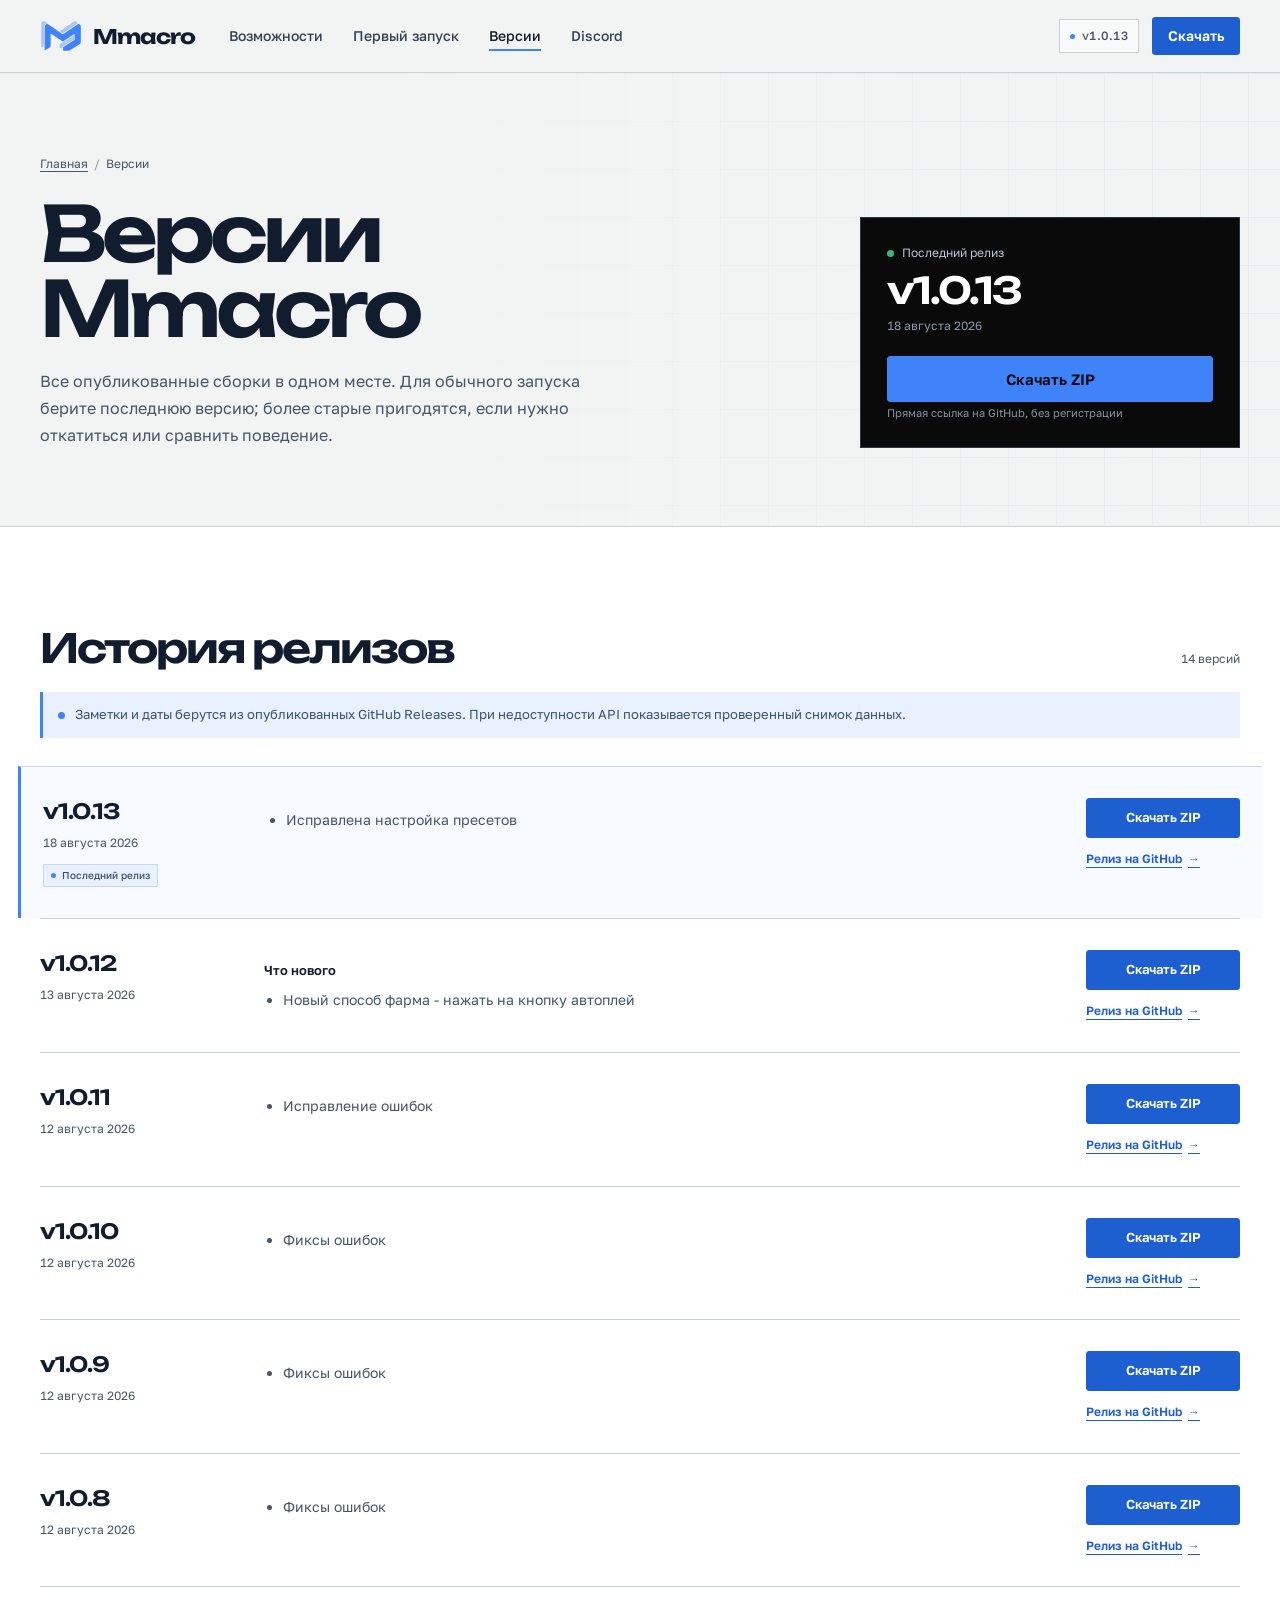
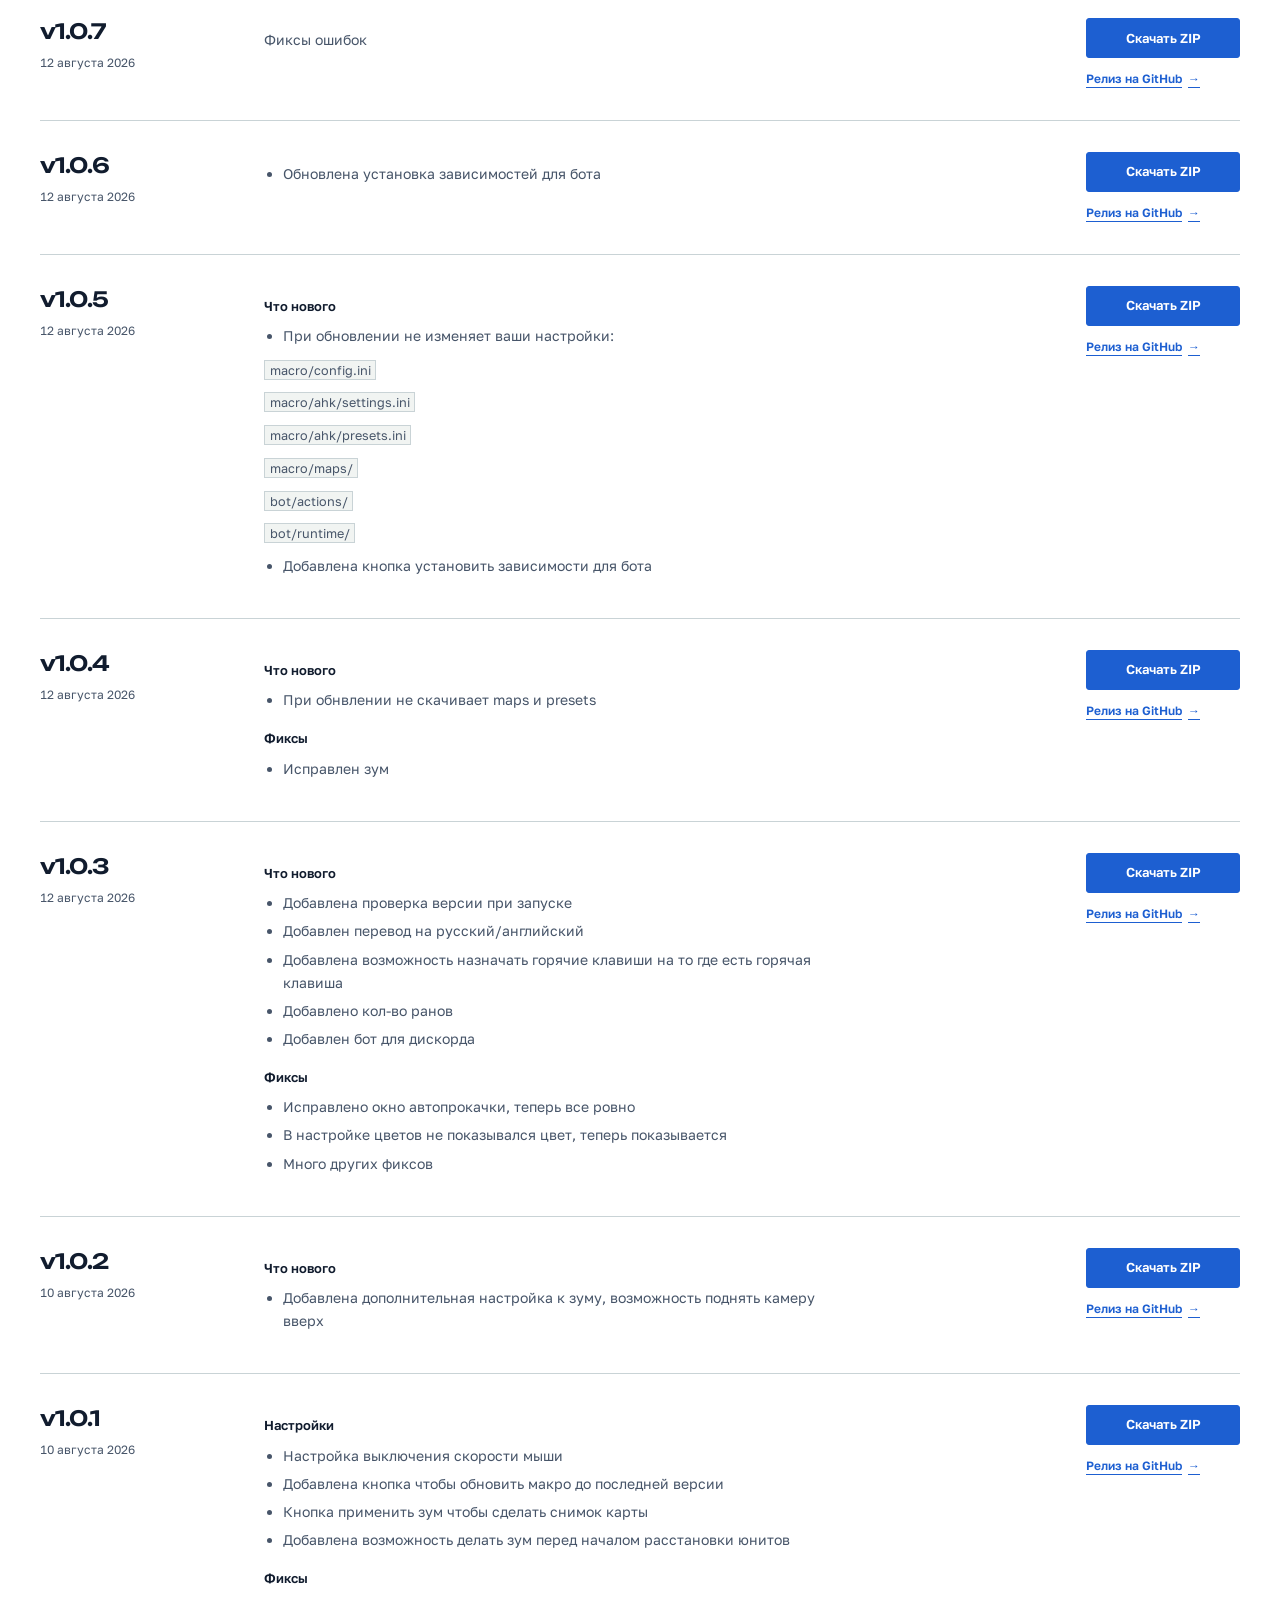
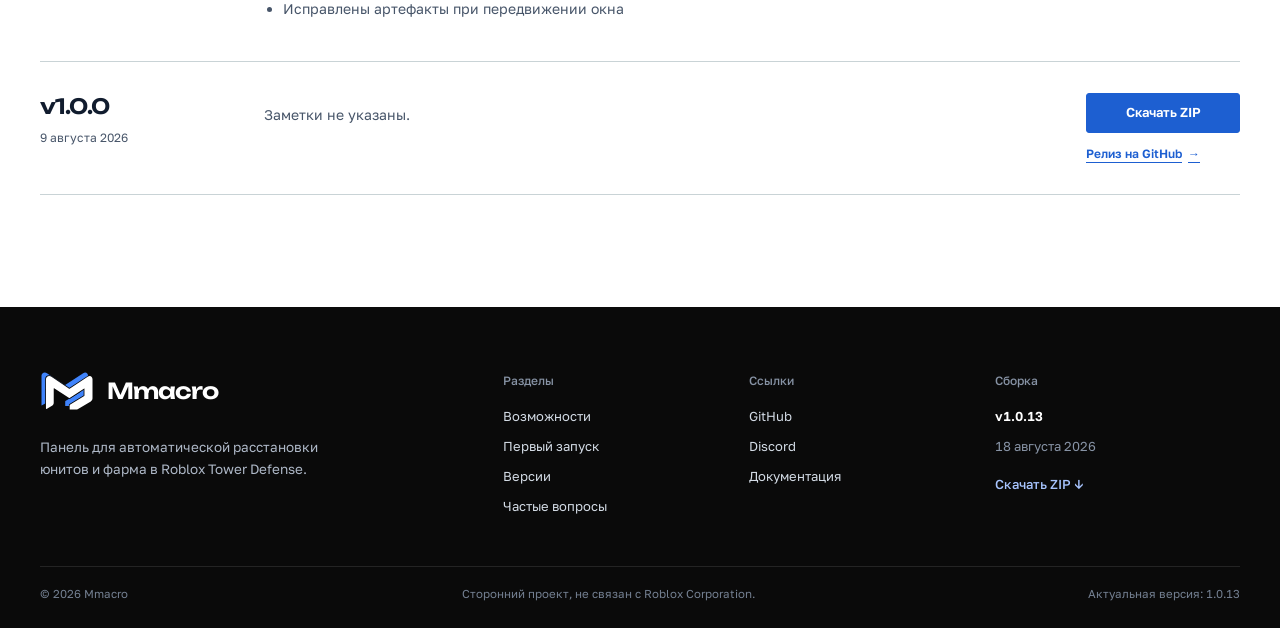
<file: site/versions.html>
<!doctype html>
<html lang="ru">
<head>
  <meta charset="utf-8">
  <meta name="viewport" content="width=device-width, initial-scale=1">
  <title>Версии Mmacro — история релизов и скачивание</title>
  <meta name="description" content="Все опубликованные версии Mmacro: дата релиза, список изменений и прямая ссылка на скачивание ZIP с GitHub.">
  <meta name="theme-color" content="#F1F4F2">
  <meta property="og:type" content="website">
  <meta property="og:locale" content="ru_RU">
  <meta property="og:title" content="Версии Mmacro — история релизов">
  <meta property="og:description" content="Что изменилось в каждом релизе и прямая ссылка на скачивание нужной версии.">
  <meta property="og:image" content="assets/og.png">
  <link rel="icon" href="assets/favicon.svg" type="image/svg+xml">
  <link rel="preload" href="assets/fonts/unbounded-cyrillic.woff2" as="font" type="font/woff2">
  <link rel="preload" href="assets/fonts/golos-text-cyrillic.woff2" as="font" type="font/woff2">
  <link rel="stylesheet" href="styles.css">
  <script>document.documentElement.classList.add('js');</script>
</head>
<body>
  <a class="skip-link" href="#main">Перейти к содержанию</a>

  <header class="site-header">
    <div class="shell header-inner">
      <a class="brand" href="index.html" aria-label="Mmacro — на главную">
        <img class="brand-mark" src="assets/logo-mark.svg" width="44" height="33" alt="">
        <span class="brand-word">Mmacro</span>
      </a>

      <button class="nav-toggle" type="button" aria-expanded="false" aria-controls="site-nav">
        <span class="sr-only">Открыть меню</span>
        <span class="nav-toggle-bars" aria-hidden="true"><span></span><span></span></span>
      </button>

      <nav class="site-nav" id="site-nav" aria-label="Основная навигация">
        <a href="index.html#features">Возможности</a>
        <a href="index.html#start">Первый запуск</a>
        <a href="versions.html" aria-current="page">Версии</a>
        <a href="https://discord.gg/pYsA8PTEDQ" target="_blank" rel="noopener noreferrer">Discord</a>
        <p class="mobile-nav-note">Mmacro для Windows <span>v<span data-current-version>1.0.13</span></span></p>
      </nav>

      <div class="header-actions">
        <a class="version-chip" href="versions.html" aria-label="Текущая версия и история релизов">
          <span class="version-chip-dot" aria-hidden="true"></span>
          <span>v<span data-current-version>1.0.13</span></span>
        </a>
        <a class="button button-primary button-header" href="https://github.com/mozrg/Mmacro/archive/refs/tags/1.0.13.zip" data-download>
          Скачать
        </a>
      </div>
    </div>
  </header>

  <main id="main">
    <section class="versions-hero" aria-labelledby="versions-title">
      <div class="shell versions-hero-inner">
        <div>
          <p class="breadcrumbs"><a href="index.html">Главная</a><span aria-hidden="true">/</span>Версии</p>
          <h1 id="versions-title">Версии Mmacro</h1>
          <p class="versions-lede">Все опубликованные сборки в одном месте. Для обычного запуска берите последнюю версию; более старые пригодятся, если нужно откатиться или сравнить поведение.</p>
        </div>

        <aside class="current-release" aria-labelledby="current-release-title">
          <p class="current-release-state"><span class="status-dot" aria-hidden="true"></span><span id="current-release-title">Последний релиз</span></p>
          <p class="current-release-version">v<span data-current-version>1.0.13</span></p>
          <time data-release-date datetime="2026-08-18">18 августа 2026</time>
          <a class="button" href="https://github.com/mozrg/Mmacro/archive/refs/tags/1.0.13.zip" data-download>Скачать ZIP</a>
          <p class="direct-note">Прямая ссылка на GitHub, без регистрации</p>
        </aside>
      </div>
    </section>

    <section class="release-register" aria-labelledby="register-title">
      <div class="shell">
        <div class="release-register-head">
          <h2 id="register-title">История релизов</h2>
          <p><span data-release-count>14</span> <span data-release-count-word>версий</span></p>
        </div>

        <p class="register-note"><span class="status-dot" aria-hidden="true"></span>Заметки и даты берутся из опубликованных GitHub Releases. При недоступности API показывается проверенный снимок данных.</p>

        <div class="release-list" data-release-list>
          <div class="release-empty">Загружаю историю версий…</div>
        </div>

        <noscript>
          <div class="release-noscript">
            Для полной истории нужен JavaScript. Последнюю версию 1.0.13 можно
            <a href="https://github.com/mozrg/Mmacro/archive/refs/tags/1.0.13.zip">скачать напрямую с GitHub</a>,
            а все релизы посмотреть в
            <a href="https://github.com/mozrg/Mmacro/releases">GitHub Releases</a>.
          </div>
        </noscript>
      </div>
    </section>
  </main>

  <footer class="site-footer">
    <div class="shell footer-main">
      <div class="footer-brand">
        <a class="footer-logo" href="index.html" aria-label="Mmacro — на главную">
          <img src="assets/logo-mark-dark.svg" width="58" height="43" alt="">
          <span>Mmacro</span>
        </a>
        <p>Панель для автоматической расстановки юнитов и фарма в Roblox Tower Defense.</p>
      </div>

      <div class="footer-column">
        <h2>Разделы</h2>
        <a href="index.html#features">Возможности</a>
        <a href="index.html#start">Первый запуск</a>
        <a href="versions.html" aria-current="page">Версии</a>
        <a href="index.html#faq">Частые вопросы</a>
      </div>

      <div class="footer-column">
        <h2>Ссылки</h2>
        <a href="https://github.com/mozrg/Mmacro" target="_blank" rel="noopener noreferrer">GitHub</a>
        <a href="https://discord.gg/pYsA8PTEDQ" target="_blank" rel="noopener noreferrer">Discord</a>
        <a href="https://github.com/mozrg/Mmacro#readme" target="_blank" rel="noopener noreferrer">Документация</a>
      </div>

      <div class="footer-column footer-version">
        <h2>Сборка</h2>
        <strong>v<span data-current-version>1.0.13</span></strong>
        <time data-release-date datetime="2026-08-18">18 августа 2026</time>
        <a class="footer-download" href="https://github.com/mozrg/Mmacro/archive/refs/tags/1.0.13.zip" data-download>Скачать ZIP <span aria-hidden="true">↓</span></a>
      </div>
    </div>

    <div class="shell footer-bottom">
      <p>© <span data-year>2026</span> Mmacro</p>
      <p>Сторонний проект, не связан с Roblox Corporation.</p>
      <p>Актуальная версия: <span data-current-version>1.0.13</span></p>
    </div>
  </footer>

  <script src="data/releases.js" defer></script>
  <script src="app.js" defer></script>
</body>
</html>
</file>
<file: site/styles.css>
/* ============================================================
   Mmacro — site styles
   ============================================================ */

@font-face {
  font-family: "Unbounded";
  font-style: normal;
  font-weight: 600 700;
  font-display: swap;
  src: url("assets/fonts/unbounded-cyrillic.woff2") format("woff2");
  unicode-range: U+0301, U+0400-045F, U+0490-0491, U+04B0-04B1, U+2116;
}
@font-face {
  font-family: "Unbounded";
  font-style: normal;
  font-weight: 600 700;
  font-display: swap;
  src: url("assets/fonts/unbounded-latin.woff2") format("woff2");
  unicode-range: U+0000-00FF, U+0131, U+0152-0153, U+02BB-02BC, U+02C6, U+02DA, U+02DC, U+0304, U+0308, U+0329, U+2000-206F, U+20AC, U+2122, U+2191, U+2193, U+2212, U+2215, U+FEFF, U+FFFD;
}
@font-face {
  font-family: "Golos Text";
  font-style: normal;
  font-weight: 400 600;
  font-display: swap;
  src: url("assets/fonts/golos-text-cyrillic.woff2") format("woff2");
  unicode-range: U+0301, U+0400-045F, U+0490-0491, U+04B0-04B1, U+2116;
}
@font-face {
  font-family: "Golos Text";
  font-style: normal;
  font-weight: 400 600;
  font-display: swap;
  src: url("assets/fonts/golos-text-latin.woff2") format("woff2");
  unicode-range: U+0000-00FF, U+0131, U+0152-0153, U+02BB-02BC, U+02C6, U+02DA, U+02DC, U+0304, U+0308, U+0329, U+2000-206F, U+20AC, U+2122, U+2191, U+2193, U+2212, U+2215, U+FEFF, U+FFFD;
}

:root {
  --paper: #f1f4f2;
  --paper-deep: #e7edeb;
  --surface: #ffffff;
  --ink: #111c2e;
  --ink-deep: #0a0a0a;
  --muted: #475569;
  --muted-on-dark: #aeb8c7;
  --line: #c9d3d6;
  --line-soft: #dfe6e5;
  --line-dark: #2b3545;
  --brand: #3f83fb;
  --brand-faint: #a8c5ff;
  --brand-wash: #e9f1ff;
  --action: #1d5fd1;
  --action-hover: #1558c0;
  --signal: #ea580c;
  --signal-text: #9a3412;
  --success: #2fbf78;
  --content: 1240px;
  --gutter: clamp(20px, 4vw, 40px);
  --font-display: "Unbounded", "Arial Black", sans-serif;
  --font-body: "Golos Text", "Segoe UI", sans-serif;
  --ease: cubic-bezier(0.2, 0.7, 0.2, 1);
}

*,
*::before,
*::after {
  box-sizing: border-box;
}

html {
  color-scheme: light;
  scroll-behavior: smooth;
}

body {
  margin: 0;
  min-width: 320px;
  overflow-x: clip;
  background: var(--paper);
  color: var(--ink);
  font-family: var(--font-body);
  font-size: 16px;
  line-height: 1.55;
  -webkit-font-smoothing: antialiased;
  text-rendering: optimizeLegibility;
}

body,
button,
input {
  font-family: var(--font-body);
}

body.menu-open {
  overflow: hidden;
}

img,
svg {
  display: block;
  max-width: 100%;
}

a {
  color: inherit;
}

button,
a {
  -webkit-tap-highlight-color: transparent;
}

::selection {
  background: var(--brand);
  color: var(--ink-deep);
}

:focus-visible {
  outline: 3px solid var(--brand);
  outline-offset: 3px;
}

.shell {
  width: min(calc(100% - var(--gutter) * 2), var(--content));
  margin-inline: auto;
}

.sr-only {
  position: absolute;
  width: 1px;
  height: 1px;
  padding: 0;
  margin: -1px;
  overflow: hidden;
  clip: rect(0, 0, 0, 0);
  white-space: nowrap;
  border: 0;
}

.skip-link {
  position: fixed;
  top: 12px;
  left: 16px;
  z-index: 200;
  padding: 10px 16px;
  background: var(--ink);
  color: #fff;
  text-decoration: none;
  transform: translateY(-160%);
  transition: transform 160ms var(--ease);
}
.skip-link:focus {
  transform: translateY(0);
}

code,
kbd {
  font: inherit;
}

code {
  padding: 0.12em 0.36em;
  border: 1px solid var(--line);
  background: var(--paper);
  font-size: 0.92em;
  overflow-wrap: anywhere;
}

kbd {
  padding: 0.16em 0.42em;
  border: 1px solid currentColor;
  font-size: 0.82em;
  font-weight: 600;
  line-height: 1;
}

.inline-note {
  white-space: nowrap;
  font-weight: 500;
}

.icon {
  flex: none;
  fill: none;
  stroke: currentColor;
  stroke-width: 1.8;
  stroke-linecap: round;
  stroke-linejoin: round;
}

/* ============================================================
   Buttons and links
   ============================================================ */

.button {
  display: inline-flex;
  min-height: 46px;
  align-items: center;
  justify-content: center;
  gap: 10px;
  padding: 10px 19px;
  border: 1px solid transparent;
  border-radius: 3px;
  cursor: pointer;
  font-size: 15px;
  font-weight: 600;
  line-height: 1.2;
  text-align: center;
  text-decoration: none;
  transition:
    background-color 160ms var(--ease),
    border-color 160ms var(--ease),
    color 160ms var(--ease);
}

.button-primary {
  border-color: var(--action);
  background: var(--action);
  color: #fff;
}
.button-primary:hover {
  border-color: var(--action-hover);
  background: var(--action-hover);
}

.button-header {
  min-height: 38px;
  padding: 8px 15px;
  font-size: 14px;
}

.button-large {
  min-height: 52px;
  padding: 12px 22px;
  font-size: 16px;
}

.button-light {
  border-color: #fff;
  background: #fff;
  color: var(--ink);
}
.button-light:hover {
  border-color: var(--brand-faint);
  background: var(--brand-faint);
}

.button-ghost-light {
  border-color: #657287;
  background: transparent;
  color: #fff;
}
.button-ghost-light:hover {
  border-color: #fff;
  color: #fff;
}

.button-version {
  color: inherit;
  opacity: 0.72;
  font-variant-numeric: tabular-nums;
}

.text-link {
  display: inline-flex;
  align-items: center;
  gap: 6px;
  color: var(--action);
  font-size: 15px;
  font-weight: 600;
  text-decoration-thickness: 1px;
  text-underline-offset: 4px;
}
.text-link:hover {
  color: var(--action-hover);
}
.text-link-light {
  color: var(--brand-faint);
}
.text-link-light:hover {
  color: #fff;
}

.status-dot {
  display: inline-block;
  width: 7px;
  height: 7px;
  flex: none;
  border-radius: 50%;
  background: var(--success);
}

/* ============================================================
   Header
   ============================================================ */

.site-header {
  position: sticky;
  top: 0;
  z-index: 100;
  border-bottom: 1px solid var(--line);
  background: var(--paper);
}

.header-inner {
  display: flex;
  min-height: 72px;
  align-items: center;
  gap: 34px;
}

.brand {
  display: inline-flex;
  flex: none;
  align-items: center;
  gap: 11px;
  color: var(--ink);
  text-decoration: none;
}
.brand-mark {
  width: 42px;
  height: auto;
}
.brand-word {
  font-family: var(--font-display);
  font-size: 20px;
  font-weight: 700;
  letter-spacing: -0.05em;
}

.site-nav {
  display: flex;
  align-items: center;
  gap: clamp(18px, 2.4vw, 30px);
}
.site-nav a {
  padding: 8px 0;
  color: #344256;
  font-size: 14px;
  font-weight: 500;
  text-decoration: none;
}
.site-nav a:hover {
  color: var(--action);
}
.site-nav a[aria-current="page"] {
  color: var(--ink);
  text-decoration: underline;
  text-decoration-color: var(--brand);
  text-decoration-thickness: 2px;
  text-underline-offset: 8px;
}
.mobile-nav-note {
  display: none;
}

.header-actions {
  display: flex;
  align-items: center;
  gap: 13px;
  margin-left: auto;
}

.version-chip {
  display: inline-flex;
  min-height: 34px;
  align-items: center;
  gap: 7px;
  padding: 5px 10px;
  border: 1px solid var(--line);
  background: rgba(255, 255, 255, 0.48);
  color: var(--muted);
  font-size: 12px;
  font-variant-numeric: tabular-nums;
  font-weight: 500;
  text-decoration: none;
}
.version-chip:hover {
  border-color: var(--brand);
  color: var(--ink);
}
.version-chip-dot {
  width: 5px;
  height: 5px;
  border-radius: 50%;
  background: var(--brand);
}

.nav-toggle {
  display: none;
  width: 44px;
  height: 44px;
  align-items: center;
  justify-content: center;
  padding: 0;
  border: 1px solid var(--line);
  border-radius: 2px;
  background: transparent;
  color: var(--ink);
  cursor: pointer;
}
.nav-toggle:hover {
  border-color: var(--brand);
}
.nav-toggle-bars,
.nav-toggle-bars span {
  display: block;
}
.nav-toggle-bars {
  width: 18px;
}
.nav-toggle-bars span {
  width: 18px;
  height: 1.5px;
  background: currentColor;
  transition: transform 180ms var(--ease);
}
.nav-toggle-bars span + span {
  margin-top: 5px;
}
.nav-toggle[aria-expanded="true"] .nav-toggle-bars span:first-child {
  transform: translateY(3.25px) rotate(45deg);
}
.nav-toggle[aria-expanded="true"] .nav-toggle-bars span:last-child {
  transform: translateY(-3.25px) rotate(-45deg);
}

/* ============================================================
   Hero
   ============================================================ */

.hero {
  position: relative;
  overflow: hidden;
  padding: clamp(54px, 7vw, 92px) 0 clamp(52px, 6vw, 78px);
  background-color: var(--paper);
  border-bottom: 1px solid var(--line);
}
.hero::before {
  content: "";
  position: absolute;
  inset: 0;
  pointer-events: none;
  background-image:
    linear-gradient(to right, rgba(63, 131, 251, 0.08) 1px, transparent 1px),
    linear-gradient(to bottom, rgba(63, 131, 251, 0.08) 1px, transparent 1px);
  background-size: 48px 48px;
  mask-image: linear-gradient(to right, #000, transparent 72%);
  opacity: 0.7;
}
.hero-layout {
  position: relative;
  z-index: 1;
  display: grid;
  grid-template-columns: minmax(0, 1.03fr) minmax(0, 0.97fr);
  align-items: center;
  gap: clamp(42px, 6vw, 82px);
}
.hero-layout > * {
  min-width: 0;
}

.hero-lockup {
  display: flex;
  min-width: 0;
  align-items: center;
  gap: clamp(14px, 2vw, 24px);
}
.hero-logo {
  width: clamp(68px, 8vw, 104px);
  height: auto;
  flex: none;
}
.hero h1 {
  margin: 0;
  font-family: var(--font-display);
  font-size: clamp(60px, 7.4vw, 100px);
  font-weight: 700;
  letter-spacing: -0.07em;
  line-height: 0.92;
}

.hero-title-sub {
  max-width: 610px;
  margin: 24px 0 0;
  font-size: clamp(23px, 2.8vw, 34px);
  font-weight: 600;
  letter-spacing: -0.035em;
  line-height: 1.16;
}

.hero-lede {
  max-width: 56ch;
  margin: 20px 0 0;
  color: var(--muted);
  font-size: 16.5px;
  line-height: 1.68;
}

.hero-actions {
  display: flex;
  align-items: center;
  flex-wrap: wrap;
  gap: 14px 22px;
  margin-top: 30px;
}

.hero-meta {
  margin: 16px 0 0;
  color: #5d6b7c;
  font-size: 13px;
  font-variant-numeric: tabular-nums;
}
.hero-meta span {
  padding-inline: 4px;
  color: #9aa6b4;
}

.release-strip {
  display: grid;
  max-width: 560px;
  grid-template-columns: repeat(3, minmax(0, 1fr));
  gap: 16px;
  margin: 34px 0 0;
  padding-top: 18px;
  border-top: 1px solid var(--line);
}
.release-strip div {
  min-width: 0;
}
.release-strip dt {
  margin: 0 0 4px;
  color: #5b6879;
  font-size: 12px;
  line-height: 1.3;
}
.release-strip dd {
  margin: 0;
  color: var(--ink);
  font-size: 14px;
  font-variant-numeric: tabular-nums;
  font-weight: 600;
  line-height: 1.35;
}

/* Hero map and panel */

.hero-visual {
  min-width: 0;
}
.map-shell {
  overflow: hidden;
  border: 1px solid #b9c7c4;
  border-radius: 3px;
  background: var(--surface);
  box-shadow: 0 26px 56px rgba(17, 28, 46, 0.13);
  animation: settle 560ms var(--ease) both;
}
.map-toolbar {
  display: flex;
  min-height: 46px;
  align-items: center;
  gap: 16px;
  padding: 0 16px;
  border-bottom: 1px solid var(--line);
  color: var(--muted);
  font-size: 11px;
  font-variant-numeric: tabular-nums;
}
.map-mode {
  display: inline-flex;
  align-items: center;
  gap: 7px;
  color: var(--ink);
  font-weight: 600;
}
.map-mode-dot {
  width: 7px;
  height: 7px;
  border: 1px solid var(--action);
  border-radius: 50%;
  background: var(--brand);
}
.map-name {
  color: var(--ink);
  font-weight: 500;
}
.map-size {
  margin-left: auto;
  color: #7b8999;
}

.map-canvas {
  position: relative;
  min-height: 448px;
  overflow: hidden;
  background-color: #e8eeeb;
  background-image:
    linear-gradient(to right, rgba(33, 61, 58, 0.075) 1px, transparent 1px),
    linear-gradient(to bottom, rgba(33, 61, 58, 0.075) 1px, transparent 1px);
  background-size: 34px 34px;
}

.map-route {
  position: absolute;
  inset: 0;
  width: 100%;
  height: 100%;
}
.map-road {
  fill: none;
  stroke: #d2ddda;
  stroke-width: 82;
}
.map-road-line {
  fill: none;
  stroke: #b9c9c4;
  stroke-dasharray: 3 15;
  stroke-linecap: round;
  stroke-width: 2;
}
.map-path {
  fill: none;
  stroke: var(--brand);
  stroke-dasharray: 7 10;
  stroke-linecap: round;
  stroke-width: 3;
}

.slot {
  position: absolute;
  display: grid;
  width: 28px;
  height: 28px;
  place-items: center;
  border: 2px solid var(--brand);
  border-radius: 50%;
  background: #fff;
  color: var(--action);
  font-size: 10px;
  font-variant-numeric: tabular-nums;
  font-weight: 600;
  box-shadow: 0 2px 0 rgba(17, 28, 46, 0.12);
}
.slot.is-active {
  background: var(--brand);
  color: var(--ink-deep);
}
.slot-a {
  top: 22%;
  left: 41%;
}
.slot-b {
  top: 32%;
  left: 52%;
}
.slot-c {
  top: 23%;
  left: 60%;
}
.slot-d {
  top: 34%;
  left: 70%;
}
.slot-e {
  top: 19%;
  left: 79%;
}
.slot-f {
  top: 10%;
  left: 89%;
}

.map-caption {
  position: absolute;
  right: 16px;
  bottom: 15px;
  padding: 4px 7px;
  border: 1px solid #c5d2cf;
  background: rgba(255, 255, 255, 0.83);
  color: #52635f;
  font-size: 10px;
}

.panel-mock {
  position: absolute;
  bottom: 18px;
  left: 18px;
  width: 272px;
  overflow: hidden;
  border: 1px solid var(--line-dark);
  border-radius: 3px;
  background: var(--ink-deep);
  color: #f4f7fb;
  box-shadow: 0 18px 34px rgba(10, 10, 10, 0.26);
}
.panel-head {
  display: flex;
  min-height: 38px;
  align-items: center;
  gap: 8px;
  padding: 0 11px;
  border-bottom: 1px solid #273142;
}
.panel-brand {
  display: inline-flex;
  align-items: center;
  gap: 7px;
  font-size: 11px;
  font-weight: 600;
}
.panel-brand img {
  width: 21px;
  height: auto;
}
.panel-ver {
  margin-left: auto;
  color: #8e9bad;
  font-size: 9px;
  font-variant-numeric: tabular-nums;
}
.panel-body {
  padding: 12px;
}
.panel-row {
  display: flex;
  align-items: center;
  justify-content: space-between;
  margin-bottom: 9px;
  color: #8e9bad;
  font-size: 10px;
}
.panel-select {
  min-width: 118px;
  padding: 5px 8px;
  border: 1px solid #394558;
  border-radius: 2px;
  background: #171e28;
  color: #e7edf5;
  font-size: 10px;
  text-align: left;
}
.panel-status {
  display: inline-flex;
  align-items: center;
  gap: 6px;
  color: #a8e4c6;
  font-size: 10px;
}
.panel-status .status-dot {
  width: 5px;
  height: 5px;
  background: #58d798;
}
.panel-start {
  display: flex;
  min-height: 38px;
  align-items: center;
  justify-content: center;
  gap: 10px;
  margin: 12px 0 11px;
  border-radius: 2px;
  background: var(--brand);
  color: #071326;
  font-size: 11px;
  font-weight: 700;
}
.panel-start kbd {
  border-color: rgba(7, 19, 38, 0.38);
  font-size: 9px;
  font-weight: 600;
}
.panel-toggle-row {
  display: flex;
  align-items: center;
  justify-content: space-between;
  padding: 3px 0 10px;
  color: #d6deea;
  font-size: 10px;
}
.panel-check {
  position: relative;
  width: 22px;
  height: 12px;
  border: 1px solid #4f5e72;
  border-radius: 9px;
  background: #1a2330;
}
.panel-check::after {
  content: "";
  position: absolute;
  top: 2px;
  left: 2px;
  width: 6px;
  height: 6px;
  border-radius: 50%;
  background: #738299;
}
.panel-log {
  display: flex;
  gap: 7px;
  padding-top: 9px;
  border-top: 1px solid #273142;
  color: #8794a6;
  font-size: 9px;
  font-variant-numeric: tabular-nums;
  white-space: nowrap;
}
.panel-log span {
  color: #617086;
}

.visual-caption {
  display: flex;
  align-items: center;
  gap: 8px;
  margin: 13px 0 0;
  color: var(--muted);
  font-size: 12px;
}
.visual-caption .status-dot {
  width: 6px;
  height: 6px;
}

@keyframes settle {
  from {
    opacity: 0;
    transform: translateY(12px);
  }
  to {
    opacity: 1;
    transform: translateY(0);
  }
}

/* ============================================================
   Shared section headings
   ============================================================ */

.section {
  padding: clamp(72px, 9vw, 112px) 0;
}
.section-heading {
  max-width: 760px;
}
.section-heading h2 {
  margin: 0;
  font-family: var(--font-display);
  font-size: clamp(33px, 4.2vw, 50px);
  font-weight: 600;
  letter-spacing: -0.055em;
  line-height: 1.07;
}
.section-heading p {
  max-width: 60ch;
  margin: 18px 0 0;
  color: var(--muted);
  font-size: 16px;
  line-height: 1.66;
}
.section-heading-split {
  display: flex;
  max-width: none;
  align-items: end;
  justify-content: space-between;
  gap: 28px;
}
.section-heading-split > div {
  max-width: 760px;
}
.section-heading-split > .text-link {
  margin-bottom: 3px;
  flex: none;
}

/* ============================================================
   Features
   ============================================================ */

.features-section {
  background: var(--surface);
}

.feature-board {
  display: grid;
  grid-template-columns: minmax(0, 0.88fr) minmax(0, 1.12fr);
  gap: 0;
  margin-top: 52px;
  border-top: 1px solid var(--line);
}

.feature-lead {
  padding: 38px 42px 34px 0;
  border-right: 1px solid var(--line);
}
.feature-icon {
  display: grid;
  width: 42px;
  height: 42px;
  flex: none;
  place-items: center;
  border: 1px solid var(--line);
  border-radius: 2px;
  color: var(--action);
}
.feature-icon svg {
  fill: none;
  stroke: currentColor;
  stroke-width: 1.6;
  stroke-linecap: round;
  stroke-linejoin: round;
}
.feature-icon-large {
  width: 48px;
  height: 48px;
  border-color: #c3d7f9;
  background: var(--brand-wash);
}
.feature-lead h3 {
  margin: 22px 0 0;
  font-size: clamp(25px, 2.4vw, 30px);
  font-weight: 600;
  letter-spacing: -0.035em;
  line-height: 1.16;
}
.feature-lead > p {
  max-width: 44ch;
  margin: 13px 0 0;
  color: var(--muted);
  font-size: 15.5px;
  line-height: 1.66;
}

.slot-plot {
  position: relative;
  min-height: 172px;
  margin-top: 30px;
  overflow: hidden;
  border: 1px solid var(--line-soft);
  background-color: #eef4f2;
  background-image:
    linear-gradient(to right, rgba(33, 61, 58, 0.08) 1px, transparent 1px),
    linear-gradient(to bottom, rgba(33, 61, 58, 0.08) 1px, transparent 1px);
  background-size: 28px 28px;
}
.plot-road {
  position: absolute;
  top: 52%;
  left: -8%;
  width: 118%;
  height: 34%;
  border-top: 20px solid #d4dfdc;
  border-radius: 50%;
  transform: rotate(-8deg);
}
.plot-slot {
  position: absolute;
  display: grid;
  width: 23px;
  height: 23px;
  place-items: center;
  border: 1px solid #b7c8c3;
  border-radius: 50%;
  background: #f8faf9;
  color: #768783;
  font-size: 9px;
  font-variant-numeric: tabular-nums;
}
.plot-slot.is-filled {
  border-color: var(--brand);
  background: var(--brand);
  color: var(--ink-deep);
  font-weight: 600;
}
.p1 { top: 24%; left: 16%; }
.p2 { top: 42%; left: 29%; }
.p3 { top: 59%; left: 42%; }
.p4 { top: 37%; left: 55%; }
.p5 { top: 22%; left: 67%; }
.p6 { top: 42%; left: 77%; }
.p7 { top: 64%; left: 85%; }
.p8 { top: 18%; left: 91%; }

.feature-list {
  padding-left: 42px;
}
.feature-item {
  display: grid;
  grid-template-columns: 44px minmax(0, 1fr);
  gap: 18px;
  padding: 25px 0;
  border-bottom: 1px solid var(--line);
}
.feature-item:first-child {
  padding-top: 36px;
}
.feature-item:last-child {
  border-bottom: 0;
}
.feature-item h3 {
  margin: 1px 0 0;
  font-size: 19px;
  font-weight: 600;
  letter-spacing: -0.02em;
  line-height: 1.3;
}
.feature-item p {
  max-width: 52ch;
  margin: 6px 0 0;
  color: var(--muted);
  font-size: 14.5px;
  line-height: 1.62;
}

/* Bot band */

.bot-band {
  display: grid;
  grid-template-columns: minmax(0, 1.04fr) minmax(0, 0.96fr);
  gap: 48px;
  margin-top: 38px;
  padding: clamp(28px, 4vw, 42px);
  border-left: 4px solid var(--brand);
  background: var(--ink-deep);
  color: #fff;
}
.bot-band h3 {
  max-width: 20ch;
  margin: 0;
  font-family: var(--font-display);
  font-size: clamp(23px, 2.5vw, 31px);
  font-weight: 600;
  letter-spacing: -0.045em;
  line-height: 1.12;
}
.bot-band p {
  max-width: 52ch;
  margin: 14px 0 18px;
  color: #c6d0dc;
  font-size: 14.5px;
  line-height: 1.65;
}
.bot-commands {
  display: grid;
  grid-template-columns: repeat(2, minmax(0, 1fr));
  align-content: center;
  gap: 1px;
  margin: 0;
  padding: 0;
  background: #293343;
  list-style: none;
}
.bot-commands li {
  min-width: 0;
  padding: 14px;
  background: #151b25;
}
.bot-commands code {
  display: block;
  padding: 0;
  border: 0;
  background: transparent;
  color: var(--brand-faint);
  font-size: 15px;
  font-weight: 600;
}
.bot-commands span {
  display: block;
  margin-top: 4px;
  color: #8e9bad;
  font-size: 12px;
}

/* ============================================================
   Download band
   ============================================================ */

.download-band {
  padding: clamp(54px, 7vw, 78px) 0;
  background: var(--ink);
  color: #fff;
}
.download-band-inner {
  display: grid;
  grid-template-columns: minmax(0, 1fr) auto;
  align-items: end;
  gap: 36px 64px;
}
.download-kicker {
  margin: 0 0 13px;
  color: var(--brand-faint);
  font-size: 13px;
  font-weight: 500;
}
.download-band h2 {
  margin: 0;
  font-family: var(--font-display);
  font-size: clamp(36px, 5vw, 58px);
  font-weight: 600;
  letter-spacing: -0.06em;
  line-height: 1;
}
.download-version {
  color: var(--brand-faint);
  font-size: 0.45em;
  letter-spacing: -0.03em;
  vertical-align: middle;
}
.download-lede {
  max-width: 58ch;
  margin: 18px 0 0;
  color: #bdc7d4;
  font-size: 15px;
  line-height: 1.65;
}
.download-actions {
  display: flex;
  flex-wrap: wrap;
  align-items: center;
  gap: 12px;
  max-width: 430px;
}
.direct-note {
  flex-basis: 100%;
  margin: 2px 0 0;
  color: #8491a3;
  font-size: 12px;
}
.direct-note-light {
  color: #8491a3;
}

/* ============================================================
   Quick start
   ============================================================ */

.start-section {
  background: var(--paper);
}
.start-grid {
  display: grid;
  grid-template-columns: minmax(0, 1.18fr) minmax(300px, 0.82fr);
  align-items: start;
  gap: clamp(38px, 6vw, 82px);
  margin-top: 48px;
}
.steps {
  position: relative;
  margin: 0;
  padding: 0;
  list-style: none;
}
.steps::before {
  content: "";
  position: absolute;
  top: 20px;
  bottom: 40px;
  left: 20px;
  width: 1px;
  background: var(--line);
}
.steps li {
  position: relative;
  display: grid;
  grid-template-columns: 42px minmax(0, 1fr);
  gap: 20px;
  padding: 0 0 30px;
}
.steps li:last-child {
  padding-bottom: 0;
}
.step-number {
  position: relative;
  z-index: 1;
  display: grid;
  width: 41px;
  height: 41px;
  place-items: center;
  border: 1px solid var(--brand);
  background: var(--paper);
  color: var(--action);
  font-family: var(--font-display);
  font-size: 13px;
  font-weight: 600;
}
.steps h3 {
  margin: 5px 0 0;
  font-size: 19px;
  font-weight: 600;
  letter-spacing: -0.02em;
  line-height: 1.32;
}
.steps p {
  max-width: 55ch;
  margin: 8px 0 0;
  color: var(--muted);
  font-size: 15px;
  line-height: 1.64;
}
.steps strong {
  color: var(--ink);
  font-weight: 600;
}
.steps code {
  background: var(--surface);
}

.requirements-card {
  padding: 27px;
  border: 1px solid var(--line);
  background: var(--surface);
}
.requirements-card h3 {
  margin: 0 0 17px;
  font-size: 19px;
  font-weight: 600;
  letter-spacing: -0.02em;
}
.requirements-list {
  margin: 0;
  padding: 0;
  list-style: none;
}
.requirements-list li {
  display: flex;
  align-items: baseline;
  justify-content: space-between;
  gap: 16px;
  padding: 11px 0;
  border-top: 1px solid var(--line-soft);
  font-size: 13px;
}
.requirements-list li:first-child {
  border-top: 0;
  padding-top: 0;
}
.requirements-list span {
  color: var(--muted);
}
.requirements-list strong {
  text-align: right;
  font-size: 13px;
  font-weight: 600;
}
.requirement-note {
  margin-top: 20px;
  padding: 15px 16px;
  border-left: 3px solid var(--signal);
  background: #fff4ec;
}
.requirement-note strong {
  display: block;
  color: var(--signal-text);
  font-size: 13px;
  font-weight: 600;
}
.requirement-note p {
  margin: 6px 0 0;
  color: #5f4a3f;
  font-size: 12.5px;
  line-height: 1.55;
}

/* ============================================================
   Release preview
   ============================================================ */

.releases-preview-section {
  background: var(--surface);
}
.release-preview {
  margin-top: 44px;
}
.latest-release {
  display: grid;
  grid-template-columns: minmax(0, 1fr) auto;
  gap: 28px;
  padding: 28px 30px;
  border: 1px solid #c7dafa;
  border-left: 4px solid var(--brand);
  background: var(--brand-wash);
}
.release-state {
  display: flex;
  align-items: center;
  gap: 8px;
  margin: 0;
  color: #3d5e8f;
  font-size: 12px;
  font-weight: 500;
}
.latest-heading {
  display: flex;
  align-items: baseline;
  flex-wrap: wrap;
  gap: 12px 20px;
  margin-top: 8px;
}
.latest-heading h3 {
  margin: 0;
  font-family: var(--font-display);
  font-size: clamp(30px, 3.2vw, 40px);
  font-weight: 600;
  letter-spacing: -0.05em;
  line-height: 1;
}
.latest-heading time {
  color: var(--muted);
  font-size: 13px;
  font-variant-numeric: tabular-nums;
}
.latest-note {
  max-width: 65ch;
  margin: 15px 0 0;
  color: #354b6b;
  font-size: 14.5px;
  line-height: 1.65;
}
.latest-side {
  display: flex;
  min-width: 160px;
  flex-direction: column;
  align-items: flex-start;
  justify-content: center;
  gap: 13px;
}
.release-preview-list {
  border-bottom: 1px solid var(--line);
}
.release-preview-row {
  display: grid;
  grid-template-columns: 90px 155px minmax(0, 1fr) auto;
  align-items: baseline;
  gap: 18px;
  padding: 17px 0;
  border-top: 1px solid var(--line);
}
.release-preview-row:first-child {
  margin-top: 0;
}
.preview-version {
  font-size: 14px;
  font-variant-numeric: tabular-nums;
  font-weight: 600;
}
.release-preview-row time {
  color: var(--muted);
  font-size: 12px;
  font-variant-numeric: tabular-nums;
}
.release-preview-row p {
  margin: 0;
  overflow: hidden;
  color: var(--muted);
  font-size: 13.5px;
  text-overflow: ellipsis;
  white-space: nowrap;
}
.release-preview-row a {
  color: var(--action);
  font-size: 12px;
  font-weight: 600;
  text-decoration: none;
  white-space: nowrap;
}
.release-preview-row a:hover {
  text-decoration: underline;
  text-underline-offset: 4px;
}

/* ============================================================
   FAQ
   ============================================================ */

.faq-section {
  background: var(--paper);
  border-top: 1px solid var(--line);
}
.faq-layout {
  display: grid;
  grid-template-columns: minmax(0, 0.72fr) minmax(0, 1.28fr);
  gap: clamp(38px, 6vw, 90px);
}
.faq-heading h2 {
  margin: 0;
  font-family: var(--font-display);
  font-size: clamp(31px, 3.7vw, 44px);
  font-weight: 600;
  letter-spacing: -0.055em;
  line-height: 1.08;
}
.faq-heading p {
  max-width: 40ch;
  margin: 18px 0 0;
  color: var(--muted);
  font-size: 14.5px;
  line-height: 1.65;
}
.faq-list {
  border-top: 1px solid var(--line);
}
.faq-item {
  border-bottom: 1px solid var(--line);
}
.faq-item summary {
  display: flex;
  min-height: 62px;
  align-items: center;
  justify-content: space-between;
  gap: 22px;
  padding: 15px 0;
  cursor: pointer;
  font-size: 16.5px;
  font-weight: 600;
  line-height: 1.4;
  list-style: none;
}
.faq-item summary::-webkit-details-marker {
  display: none;
}
.faq-item summary::after {
  content: "+";
  flex: none;
  color: var(--action);
  font-size: 22px;
  font-weight: 400;
  line-height: 1;
}
.faq-item[open] summary::after {
  content: "−";
}
.faq-item summary:hover {
  color: var(--action);
}
.faq-answer {
  max-width: 66ch;
  padding: 0 0 20px;
}
.faq-answer p {
  margin: 0;
  color: var(--muted);
  font-size: 14.5px;
  line-height: 1.68;
}
.faq-answer a {
  color: var(--action);
  text-underline-offset: 3px;
}

/* ============================================================
   Footer
   ============================================================ */

.site-footer {
  padding: 64px 0 24px;
  background: var(--ink-deep);
  color: #fff;
}
.footer-main {
  display: grid;
  grid-template-columns: minmax(0, 1.45fr) 0.7fr 0.7fr 0.85fr;
  gap: 44px;
}
.footer-brand p {
  max-width: 38ch;
  margin: 18px 0 0;
  color: var(--muted-on-dark);
  font-size: 13.5px;
  line-height: 1.65;
}
.footer-logo {
  display: inline-flex;
  align-items: center;
  gap: 13px;
  color: #fff;
  font-family: var(--font-display);
  font-size: 22px;
  font-weight: 600;
  letter-spacing: -0.05em;
  text-decoration: none;
}
.footer-logo img {
  width: 54px;
  height: auto;
}
.footer-column {
  display: flex;
  flex-direction: column;
  align-items: flex-start;
  gap: 10px;
}
.footer-column h2 {
  margin: 2px 0 7px;
  color: #8793a5;
  font-size: 12px;
  font-weight: 500;
  line-height: 1.3;
}
.footer-column a,
.footer-column time,
.footer-column strong {
  color: #d4dce6;
  font-size: 13px;
  font-style: normal;
  font-weight: 400;
  text-decoration: none;
}
.footer-column a:hover {
  color: #fff;
  text-decoration: underline;
  text-underline-offset: 4px;
}
.footer-version strong {
  color: #fff;
  font-variant-numeric: tabular-nums;
  font-weight: 600;
}
.footer-version time {
  color: #8793a5;
  font-variant-numeric: tabular-nums;
}
.footer-download {
  margin-top: 8px;
  color: var(--brand-faint) !important;
  font-weight: 500 !important;
}
.footer-bottom {
  display: flex;
  flex-wrap: wrap;
  justify-content: space-between;
  gap: 8px 28px;
  margin-top: 50px;
  padding-top: 19px;
  border-top: 1px solid #242424;
}
.footer-bottom p {
  margin: 0;
  color: #748092;
  font-size: 11.5px;
  font-variant-numeric: tabular-nums;
}

/* ============================================================
   Versions page
   ============================================================ */

.versions-hero {
  position: relative;
  overflow: hidden;
  padding: clamp(52px, 7vw, 82px) 0 clamp(54px, 7vw, 78px);
  border-bottom: 1px solid var(--line);
  background-color: var(--paper);
}
.versions-hero::before {
  content: "";
  position: absolute;
  inset: 0;
  pointer-events: none;
  background-image:
    linear-gradient(to right, rgba(63, 131, 251, 0.08) 1px, transparent 1px),
    linear-gradient(to bottom, rgba(63, 131, 251, 0.08) 1px, transparent 1px);
  background-size: 48px 48px;
  mask-image: linear-gradient(to left, #000, transparent 70%);
}
.versions-hero-inner {
  position: relative;
  z-index: 1;
  display: grid;
  grid-template-columns: minmax(0, 1fr) minmax(300px, 380px);
  align-items: end;
  gap: clamp(38px, 6vw, 80px);
}
.breadcrumbs {
  margin: 0 0 22px;
  color: var(--muted);
  font-size: 12px;
}
.breadcrumbs a {
  color: var(--muted);
  text-underline-offset: 3px;
}
.breadcrumbs a:hover {
  color: var(--action);
}
.breadcrumbs span {
  padding-inline: 6px;
  color: #8a97a5;
}
.versions-hero h1 {
  max-width: 700px;
  margin: 0;
  font-family: var(--font-display);
  font-size: clamp(46px, 6vw, 78px);
  font-weight: 600;
  letter-spacing: -0.065em;
  line-height: 0.98;
}
.versions-lede {
  max-width: 57ch;
  margin: 22px 0 0;
  color: var(--muted);
  font-size: 16px;
  line-height: 1.67;
}
.current-release {
  padding: 26px;
  border: 1px solid var(--line-dark);
  background: var(--ink-deep);
  color: #fff;
}
.current-release-state {
  display: flex;
  align-items: center;
  gap: 8px;
  margin: 0;
  color: #b9c5d4;
  font-size: 12px;
}
.current-release-version {
  margin: 9px 0 0;
  font-family: var(--font-display);
  font-size: 37px;
  font-weight: 600;
  letter-spacing: -0.055em;
  line-height: 1;
}
.current-release time {
  display: block;
  margin-top: 8px;
  color: #8d9aac;
  font-size: 12px;
  font-variant-numeric: tabular-nums;
}
.current-release .button {
  width: 100%;
  margin-top: 21px;
  border-color: var(--brand);
  background: var(--brand);
  color: var(--ink-deep);
}
.current-release .button:hover {
  border-color: var(--brand-faint);
  background: var(--brand-faint);
}
.current-release .direct-note {
  color: #8793a5;
  font-size: 11px;
}

.release-register {
  padding: clamp(64px, 8vw, 100px) 0 clamp(76px, 9vw, 112px);
  background: var(--surface);
}
.release-register-head {
  display: flex;
  align-items: baseline;
  justify-content: space-between;
  gap: 20px;
  padding-bottom: 22px;
}
.release-register-head h2 {
  margin: 0;
  font-family: var(--font-display);
  font-size: clamp(29px, 3.4vw, 40px);
  font-weight: 600;
  letter-spacing: -0.05em;
  line-height: 1.08;
}
.release-register-head p {
  margin: 0;
  color: var(--muted);
  font-size: 12px;
  font-variant-numeric: tabular-nums;
}
.register-note {
  display: flex;
  align-items: center;
  gap: 10px;
  margin: 0 0 28px;
  padding: 13px 15px;
  border-left: 3px solid var(--brand);
  background: var(--brand-wash);
  color: #385174;
  font-size: 13px;
  line-height: 1.5;
}
.register-note .status-dot {
  flex: none;
  background: var(--brand);
}

.release-list {
  border-bottom: 1px solid var(--line);
}
.release-entry {
  display: grid;
  grid-template-columns: 190px minmax(0, 1fr) 154px;
  gap: 34px;
  padding: 31px 0;
  border-top: 1px solid var(--line);
  scroll-margin-top: 94px;
}
.release-entry.is-latest {
  margin-inline: -22px;
  padding-inline: 22px;
  border-top-color: #c3d7f9;
  border-left: 3px solid var(--brand);
  background: #f7faff;
}
.release-aside {
  min-width: 0;
}
.release-heading {
  margin: 0;
}
.release-tag {
  display: inline-block;
  margin: 0;
  color: var(--ink);
  font-family: var(--font-display);
  font-size: 21px;
  font-weight: 600;
  letter-spacing: -0.04em;
  line-height: 1.1;
  text-decoration: none;
}
.release-tag:hover {
  color: var(--action);
  text-decoration: underline;
  text-underline-offset: 4px;
}
.release-date {
  display: block;
  margin-top: 7px;
  color: var(--muted);
  font-size: 12px;
  font-variant-numeric: tabular-nums;
}
.release-badge {
  display: inline-flex;
  align-items: center;
  gap: 6px;
  margin-top: 11px;
  padding: 4px 7px;
  border: 1px solid #c3d7f9;
  background: var(--brand-wash);
  color: #385174;
  font-size: 10px;
  font-weight: 500;
  line-height: 1.3;
}
.release-badge .status-dot {
  width: 5px;
  height: 5px;
  background: var(--brand);
}
.release-content {
  min-width: 0;
}
.release-content h2 {
  margin: 0;
  font-size: 17px;
  font-weight: 600;
  letter-spacing: -0.02em;
  line-height: 1.35;
}
.release-notes {
  max-width: 66ch;
  margin-top: 10px;
  color: var(--muted);
  font-size: 14px;
  line-height: 1.65;
}
.release-notes h4 {
  margin: 17px 0 7px;
  color: var(--ink);
  font-size: 13px;
  font-weight: 600;
}
.release-notes h4:first-child {
  margin-top: 0;
}
.release-notes p {
  margin: 0 0 9px;
}
.release-notes p:last-child {
  margin-bottom: 0;
}
.release-notes ul {
  margin: 0 0 10px;
  padding-left: 19px;
}
.release-notes li + li {
  margin-top: 5px;
}
.release-notes code {
  background: var(--paper);
  font-size: 0.9em;
}
.release-actions {
  display: flex;
  flex-direction: column;
  align-items: flex-start;
  gap: 12px;
}
.release-actions .button {
  width: 100%;
  min-height: 40px;
  padding: 8px 13px;
  font-size: 13px;
}
.release-github-link {
  font-size: 12px;
}
.release-empty {
  padding: 30px 0;
  color: var(--muted);
  font-size: 14px;
}
.release-noscript {
  margin-top: 24px;
  padding: 18px;
  border-left: 3px solid var(--signal);
  background: #fff4ec;
  color: var(--signal-text);
  font-size: 14px;
}

/* ============================================================
   Responsive
   ============================================================ */

@media (max-width: 1080px) {
  .header-inner {
    gap: 24px;
  }
  .site-nav {
    gap: 18px;
  }
  .hero-layout {
    grid-template-columns: minmax(0, 1fr) minmax(0, 0.9fr);
    gap: 42px;
  }
  .hero-logo {
    width: 76px;
  }
  .map-canvas {
    min-height: 420px;
  }
  .panel-mock {
    width: 246px;
  }
  .feature-lead,
  .feature-list {
    padding-right: 30px;
  }
  .feature-list {
    padding-left: 30px;
  }
  .release-entry {
    grid-template-columns: 165px minmax(0, 1fr) 140px;
    gap: 26px;
  }
}

@media (max-width: 900px) {
  .site-nav {
    display: none;
    position: absolute;
    top: 100%;
    right: var(--gutter);
    left: var(--gutter);
    z-index: 10;
    height: calc(100vh - 66px);
    height: calc(100dvh - 66px);
    flex-direction: column;
    align-items: stretch;
    gap: 0;
    overflow-y: auto;
    overscroll-behavior: contain;
    padding: 6px 18px 24px;
    border: 1px solid var(--line);
    background: var(--surface);
    box-shadow: 0 16px 30px rgba(17, 28, 46, 0.1);
  }
  .site-nav.is-open {
    display: flex;
  }
  .site-nav a {
    padding: 13px 0;
    border-bottom: 1px solid var(--line-soft);
    font-size: 15px;
  }
  .site-nav a:last-of-type {
    border-bottom: 0;
  }
  .mobile-nav-note {
    display: flex;
    align-items: baseline;
    justify-content: space-between;
    gap: 16px;
    margin: auto 0 0;
    padding-top: 20px;
    border-top: 1px solid var(--line);
    color: var(--muted);
    font-size: 12px;
  }
  .mobile-nav-note span {
    color: var(--ink);
    font-variant-numeric: tabular-nums;
    font-weight: 600;
  }
  .site-header {
    position: sticky;
  }
  .header-inner {
    min-height: 66px;
  }
  .nav-toggle {
    display: inline-flex;
    margin-left: auto;
  }
  .header-actions {
    margin-left: 0;
  }

  .hero-layout {
    grid-template-columns: minmax(0, 1fr);
    gap: 48px;
  }
  .hero-copy {
    max-width: 720px;
    min-width: 0;
  }
  .hero-visual {
    width: min(100%, 660px);
    margin-inline: auto;
  }
  .hero h1 {
    font-size: clamp(56px, 11vw, 88px);
  }

  .feature-board {
    grid-template-columns: 1fr;
  }
  .feature-lead {
    padding: 32px 0 34px;
    border-right: 0;
    border-bottom: 1px solid var(--line);
  }
  .feature-lead > p {
    max-width: 60ch;
  }
  .feature-list {
    padding-left: 0;
  }
  .feature-item:first-child {
    padding-top: 25px;
  }

  .bot-band {
    grid-template-columns: 1fr;
    gap: 28px;
  }
  .bot-band h3 {
    max-width: 28ch;
  }

  .download-band-inner {
    grid-template-columns: 1fr;
    align-items: start;
    gap: 30px;
  }
  .download-actions {
    max-width: none;
  }

  .start-grid {
    grid-template-columns: 1fr;
    gap: 38px;
  }
  .requirements-card {
    max-width: 520px;
  }

  .faq-layout {
    grid-template-columns: 1fr;
    gap: 34px;
  }
  .faq-heading p {
    max-width: 60ch;
  }

  .footer-main {
    grid-template-columns: 1.4fr 0.7fr 0.7fr;
  }
  .footer-version {
    grid-column: 1 / -1;
    padding-top: 4px;
  }
  .footer-version h2 {
    margin-bottom: 2px;
  }

  .versions-hero-inner {
    grid-template-columns: minmax(0, 1fr);
    align-items: start;
    gap: 36px;
  }
  .current-release {
    width: min(100%, 420px);
  }
  .release-entry {
    grid-template-columns: 150px minmax(0, 1fr);
    gap: 22px 30px;
  }
  .release-actions {
    grid-column: 2;
    flex-direction: row;
    align-items: center;
    gap: 18px;
  }
  .release-actions .button {
    width: auto;
  }
}

@media (max-width: 640px) {
  :root {
    --gutter: 18px;
  }
  .brand-word {
    font-size: 18px;
  }
  .brand-mark {
    width: 36px;
  }
  .header-inner {
    min-height: 62px;
    gap: 10px;
  }
  .header-actions {
    gap: 8px;
  }
  .version-chip {
    display: none;
  }
  .button-header {
    min-height: 38px;
    font-size: 13px;
  }
  .site-nav {
    right: var(--gutter);
    left: var(--gutter);
    height: calc(100vh - 62px);
    height: calc(100dvh - 62px);
  }

  .hero {
    padding-top: 40px;
  }
  .hero-lockup {
    display: block;
    gap: 0;
  }
  .hero-logo {
    width: 58px;
    margin-bottom: 15px;
  }
  .hero h1 {
    font-size: clamp(48px, 13vw, 64px);
  }
  .hero-title-sub {
    margin-top: 20px;
    font-size: 23px;
  }
  .hero-lede {
    font-size: 15.5px;
  }
  .hero-actions {
    align-items: flex-start;
    flex-direction: column;
    gap: 15px;
  }
  .button-large {
    min-height: 49px;
    font-size: 15px;
  }
  .hero-meta {
    font-size: 12px;
  }
  .release-strip {
    gap: 10px;
  }
  .release-strip dt {
    font-size: 11px;
  }
  .release-strip dd {
    font-size: 12.5px;
  }

  .map-toolbar {
    min-height: 42px;
    gap: 10px;
    padding-inline: 12px;
    font-size: 10px;
  }
  .map-size {
    display: none;
  }
  .map-canvas {
    min-height: 350px;
  }
  .slot {
    width: 24px;
    height: 24px;
    font-size: 9px;
  }
  .slot-a { top: 17%; left: 40%; }
  .slot-b { top: 25%; left: 53%; }
  .slot-c { top: 16%; left: 62%; }
  .slot-d { top: 25%; left: 72%; }
  .slot-e { top: 12%; left: 81%; }
  .slot-f { display: none; }
  .map-caption {
    display: none;
  }
  .panel-mock {
    right: 14px;
    bottom: 14px;
    left: 14px;
    width: auto;
  }
  .panel-body {
    padding: 10px;
  }
  .panel-row {
    margin-bottom: 7px;
  }
  .panel-start {
    margin: 9px 0;
  }

  .section {
    padding: 64px 0;
  }
  .section-heading h2 {
    font-size: clamp(29px, 8vw, 38px);
  }
  .section-heading p {
    font-size: 15px;
  }
  .section-heading-split {
    display: block;
  }
  .section-heading-split > .text-link {
    margin-top: 20px;
  }
  .feature-board {
    margin-top: 34px;
  }
  .feature-lead {
    padding-top: 28px;
  }
  .feature-lead h3 {
    margin-top: 18px;
  }
  .feature-lead > p,
  .feature-item p {
    font-size: 14px;
  }
  .slot-plot {
    min-height: 145px;
    margin-top: 24px;
  }
  .feature-item {
    grid-template-columns: 38px minmax(0, 1fr);
    gap: 14px;
    padding: 21px 0;
  }
  .feature-icon {
    width: 36px;
    height: 36px;
  }
  .feature-icon svg {
    width: 20px;
    height: 20px;
  }
  .feature-item h3 {
    font-size: 17px;
  }
  .bot-band {
    margin-top: 28px;
    padding: 25px 20px;
  }
  .bot-commands {
    grid-template-columns: 1fr;
  }
  .bot-commands li {
    padding: 11px 13px;
  }
  .download-band {
    padding: 52px 0;
  }
  .download-band h2 {
    font-size: 37px;
  }
  .download-actions {
    align-items: stretch;
    flex-direction: column;
  }
  .download-actions .button {
    width: 100%;
  }
  .direct-note {
    text-align: center;
  }
  .start-grid {
    margin-top: 34px;
  }
  .steps li {
    grid-template-columns: 36px minmax(0, 1fr);
    gap: 15px;
    padding-bottom: 24px;
  }
  .steps::before {
    left: 18px;
  }
  .step-number {
    width: 37px;
    height: 37px;
    font-size: 12px;
  }
  .steps h3 {
    margin-top: 3px;
    font-size: 17px;
  }
  .steps p {
    font-size: 14px;
  }
  .requirements-card {
    padding: 21px;
  }
  .latest-release {
    grid-template-columns: 1fr;
    gap: 22px;
    padding: 22px 20px;
  }
  .latest-heading {
    gap: 8px 14px;
  }
  .latest-heading h3 {
    font-size: 31px;
  }
  .latest-side {
    align-items: stretch;
  }
  .latest-side .button {
    width: 100%;
  }
  .release-preview-row {
    grid-template-columns: 1fr auto;
    gap: 5px 12px;
    padding: 14px 0;
  }
  .release-preview-row time {
    grid-column: 1;
    grid-row: 2;
  }
  .release-preview-row p {
    grid-column: 1 / -1;
    grid-row: 3;
    margin-top: 2px;
    white-space: normal;
  }
  .release-preview-row a {
    grid-column: 2;
    grid-row: 1;
  }
  .faq-item summary {
    min-height: 56px;
    font-size: 15px;
  }
  .faq-answer p {
    font-size: 14px;
  }
  .footer-main {
    grid-template-columns: 1fr 1fr;
    gap: 34px 24px;
  }
  .footer-brand {
    grid-column: 1 / -1;
  }
  .footer-version {
    grid-column: 1 / -1;
  }
  .footer-bottom {
    display: block;
    margin-top: 38px;
  }
  .footer-bottom p + p {
    margin-top: 5px;
  }

  .versions-hero {
    padding-top: 34px;
  }
  .versions-hero h1 {
    font-size: clamp(43px, 13vw, 62px);
  }
  .versions-lede {
    font-size: 15px;
  }
  .current-release {
    width: 100%;
  }
  .release-register {
    padding: 54px 0 68px;
  }
  .release-register-head {
    display: block;
  }
  .release-register-head p {
    margin-top: 7px;
  }
  .register-note {
    align-items: flex-start;
    font-size: 12.5px;
  }
  .release-entry,
  .release-entry.is-latest {
    display: block;
    margin-inline: 0;
    padding: 24px 0;
    border-left: 0;
    background: transparent;
  }
  .release-entry.is-latest {
    padding-inline: 15px;
    border-left: 3px solid var(--brand);
    background: #f7faff;
  }
  .release-entry + .release-entry {
    border-top: 1px solid var(--line);
  }
  .release-aside {
    display: flex;
    align-items: baseline;
    flex-wrap: wrap;
    gap: 6px 13px;
    margin-bottom: 15px;
  }
  .release-tag {
    font-size: 19px;
  }
  .release-date {
    margin-top: 0;
  }
  .release-badge {
    margin-top: 0;
  }
  .release-content h2 {
    font-size: 16px;
  }
  .release-notes {
    font-size: 13.5px;
  }
  .release-actions {
    display: flex;
    flex-direction: column;
    align-items: flex-start;
    margin-top: 18px;
  }
  .release-actions .button {
    width: 100%;
  }
}

@media (max-width: 380px) {
  .hero-meta span {
    display: none;
  }
  .release-strip {
    grid-template-columns: 1fr;
    gap: 11px;
  }
  .release-strip div {
    display: flex;
    justify-content: space-between;
    gap: 12px;
  }
  .release-strip dt {
    margin: 0;
  }
  .bot-band {
    padding-inline: 16px;
  }
  .steps li {
    gap: 12px;
  }
}

@media (prefers-reduced-motion: reduce) {
  html {
    scroll-behavior: auto;
  }
  *,
  *::before,
  *::after {
    animation-duration: 0.01ms !important;
    animation-iteration-count: 1 !important;
    transition-duration: 0.01ms !important;
  }
}
</file>
